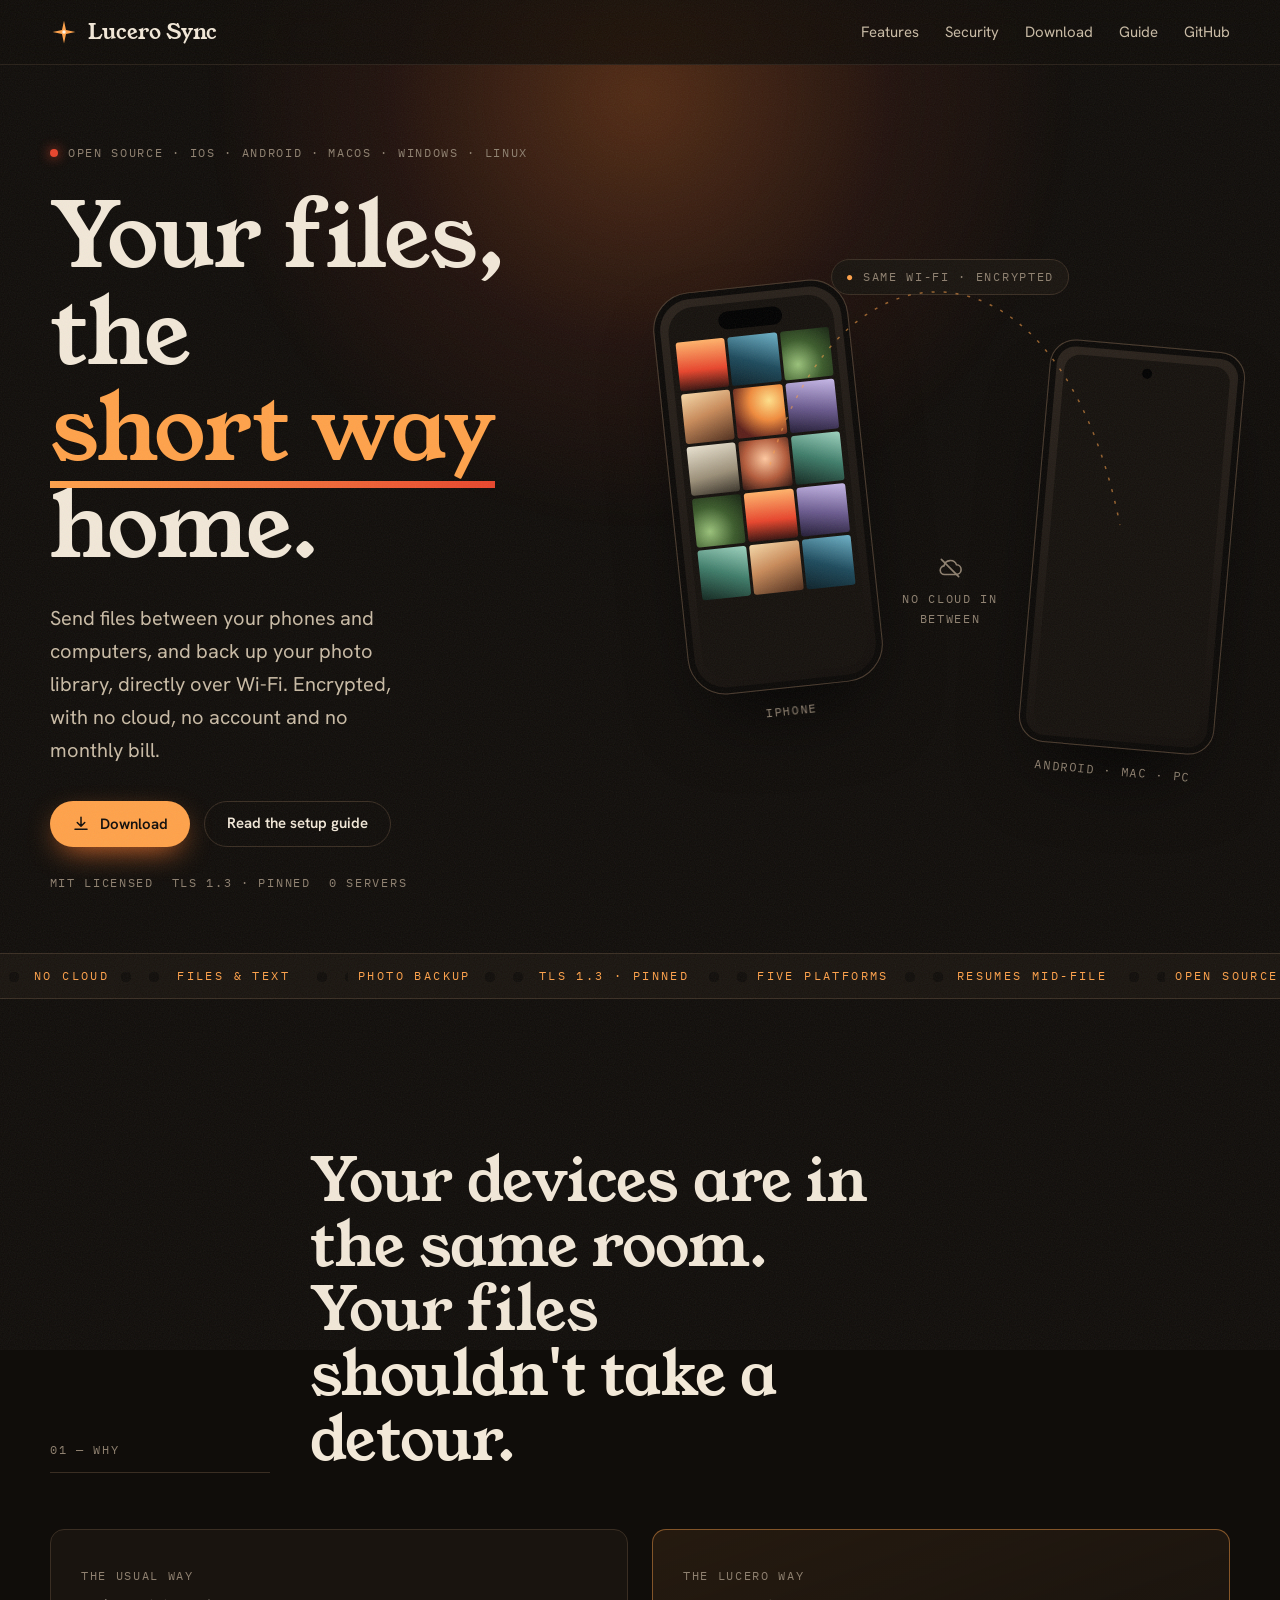
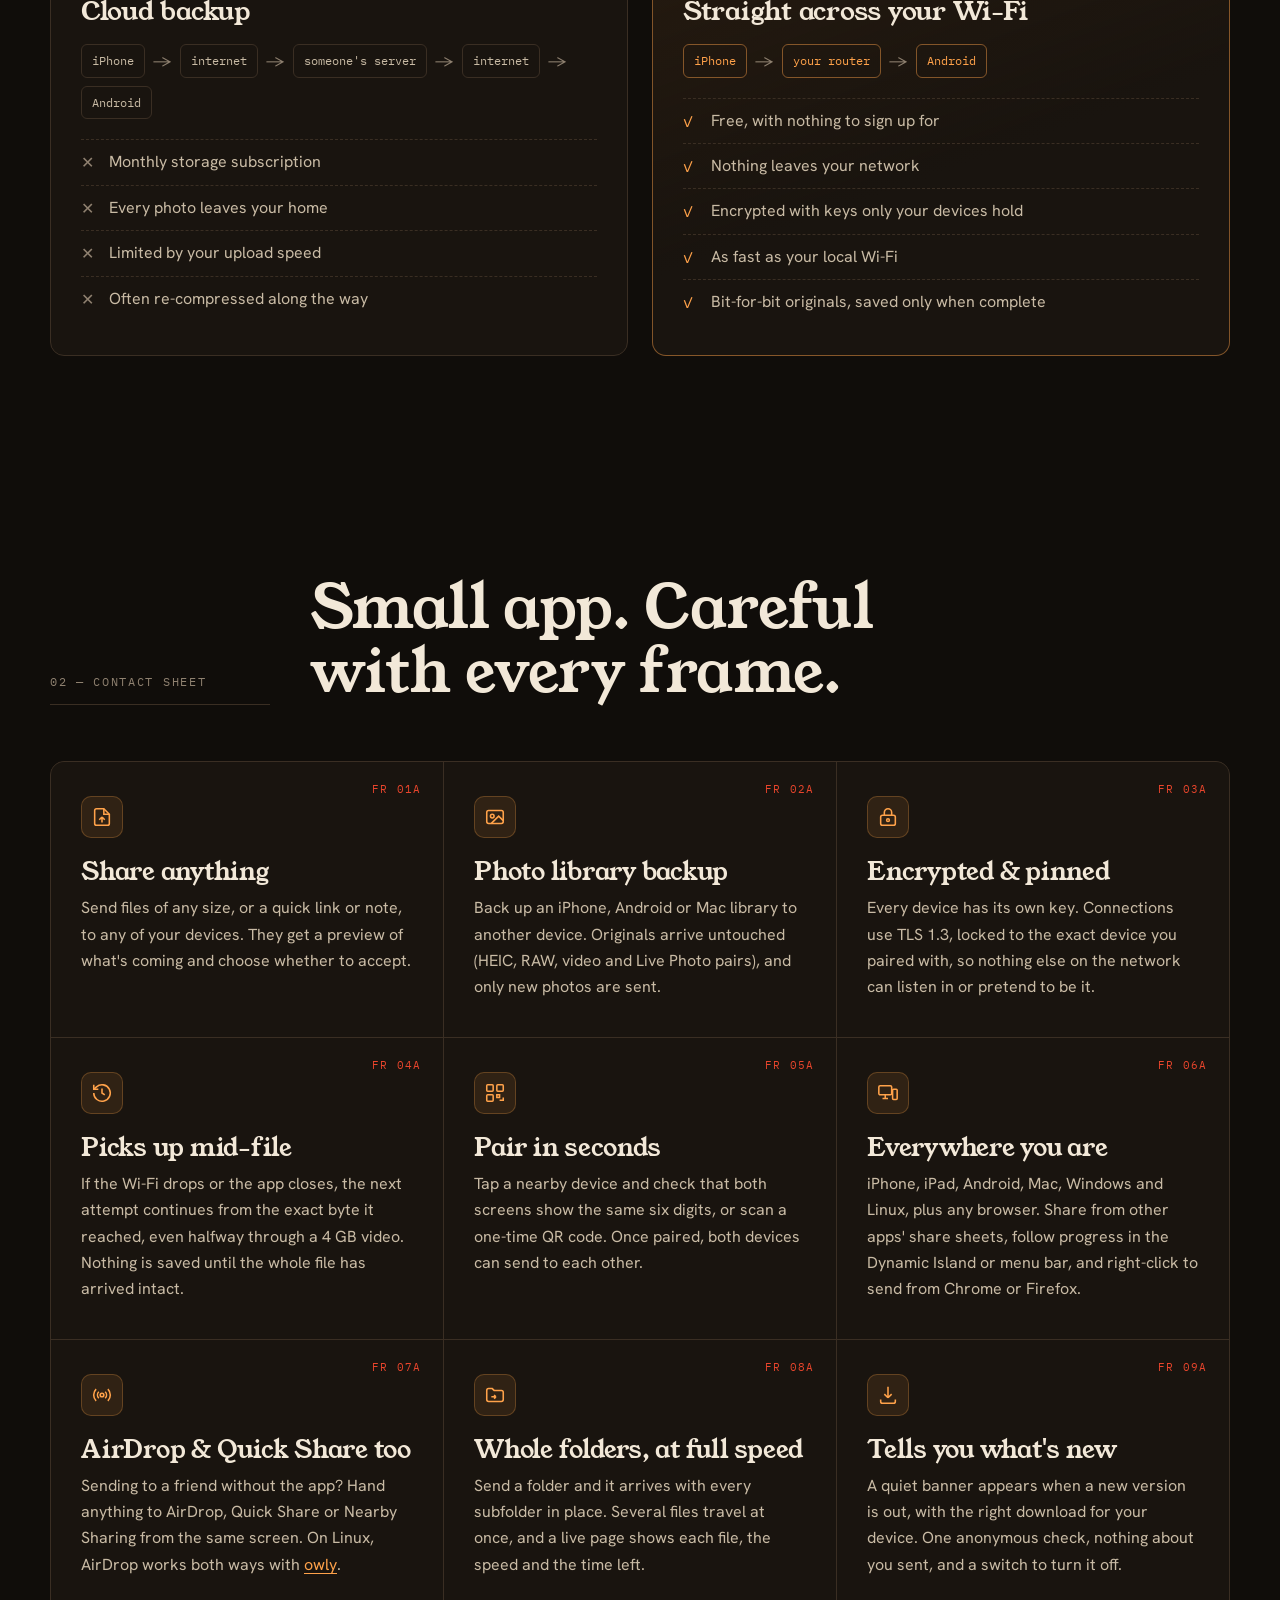
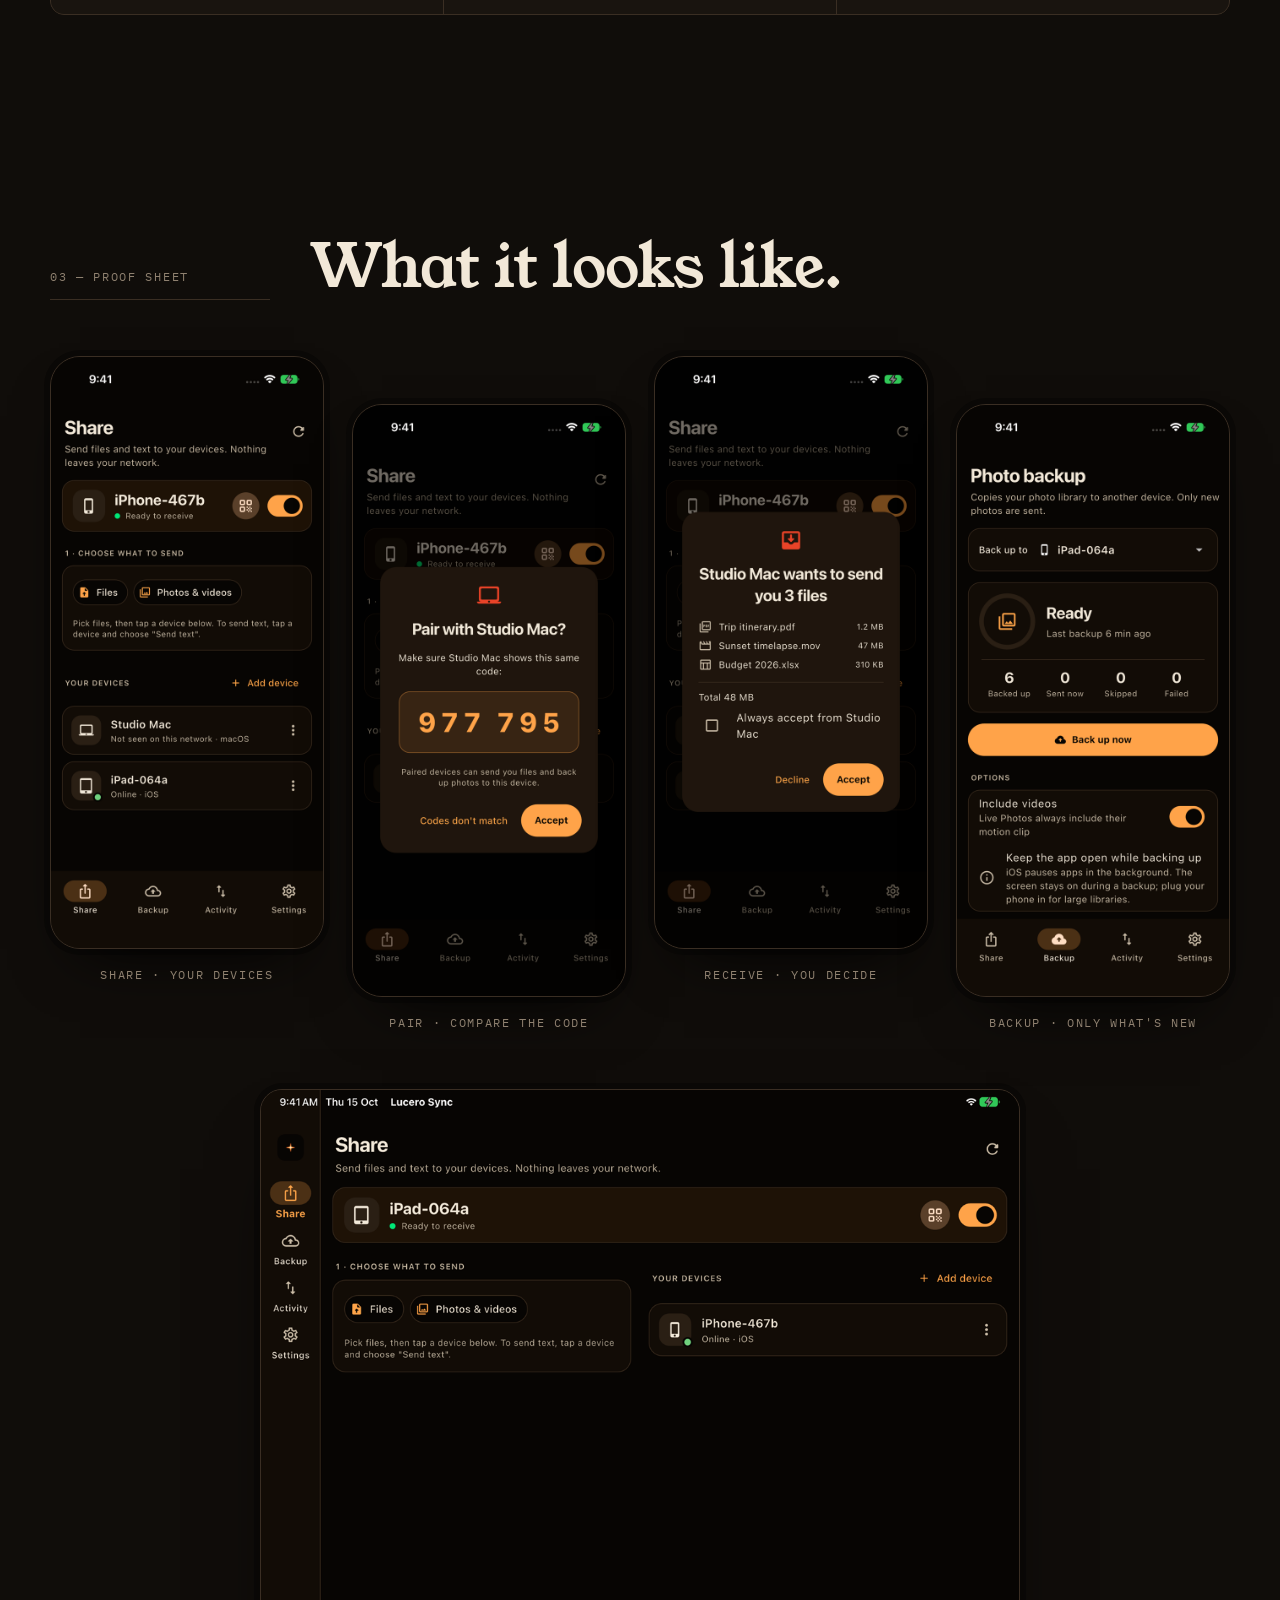
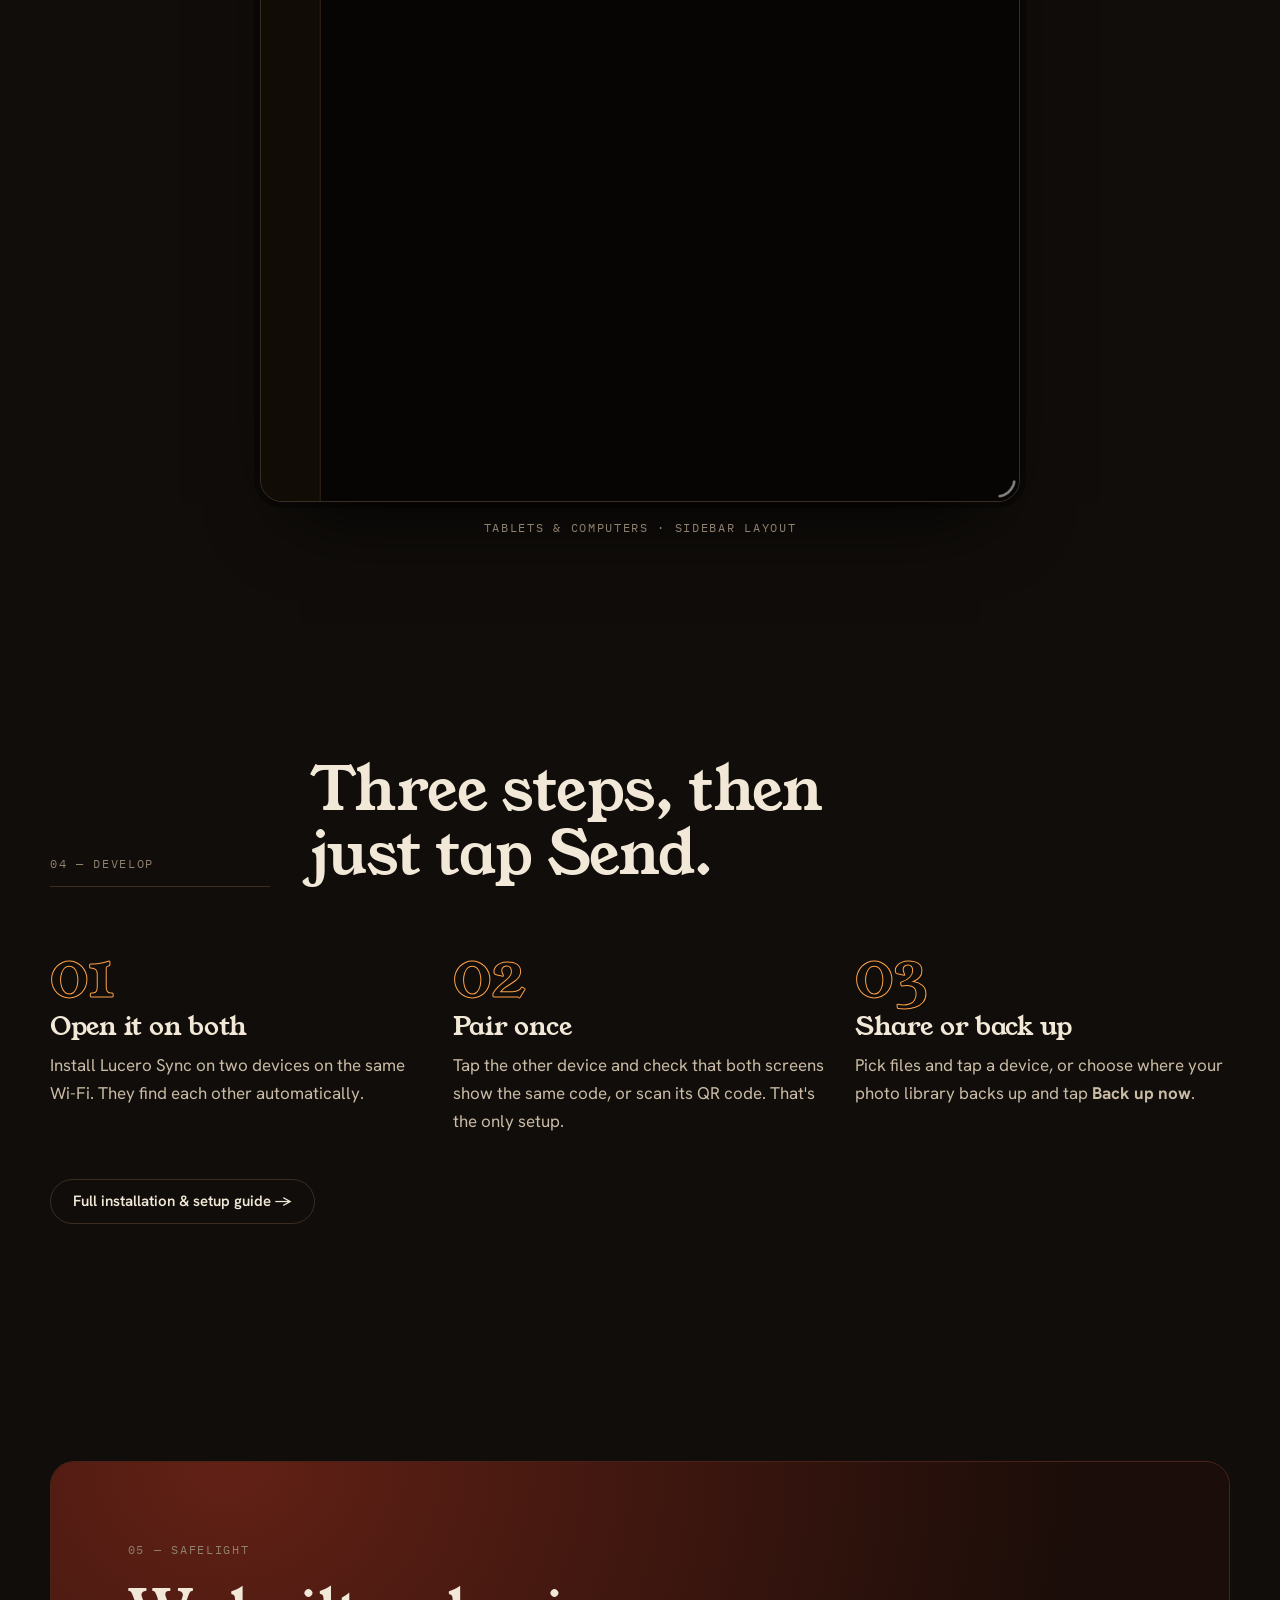
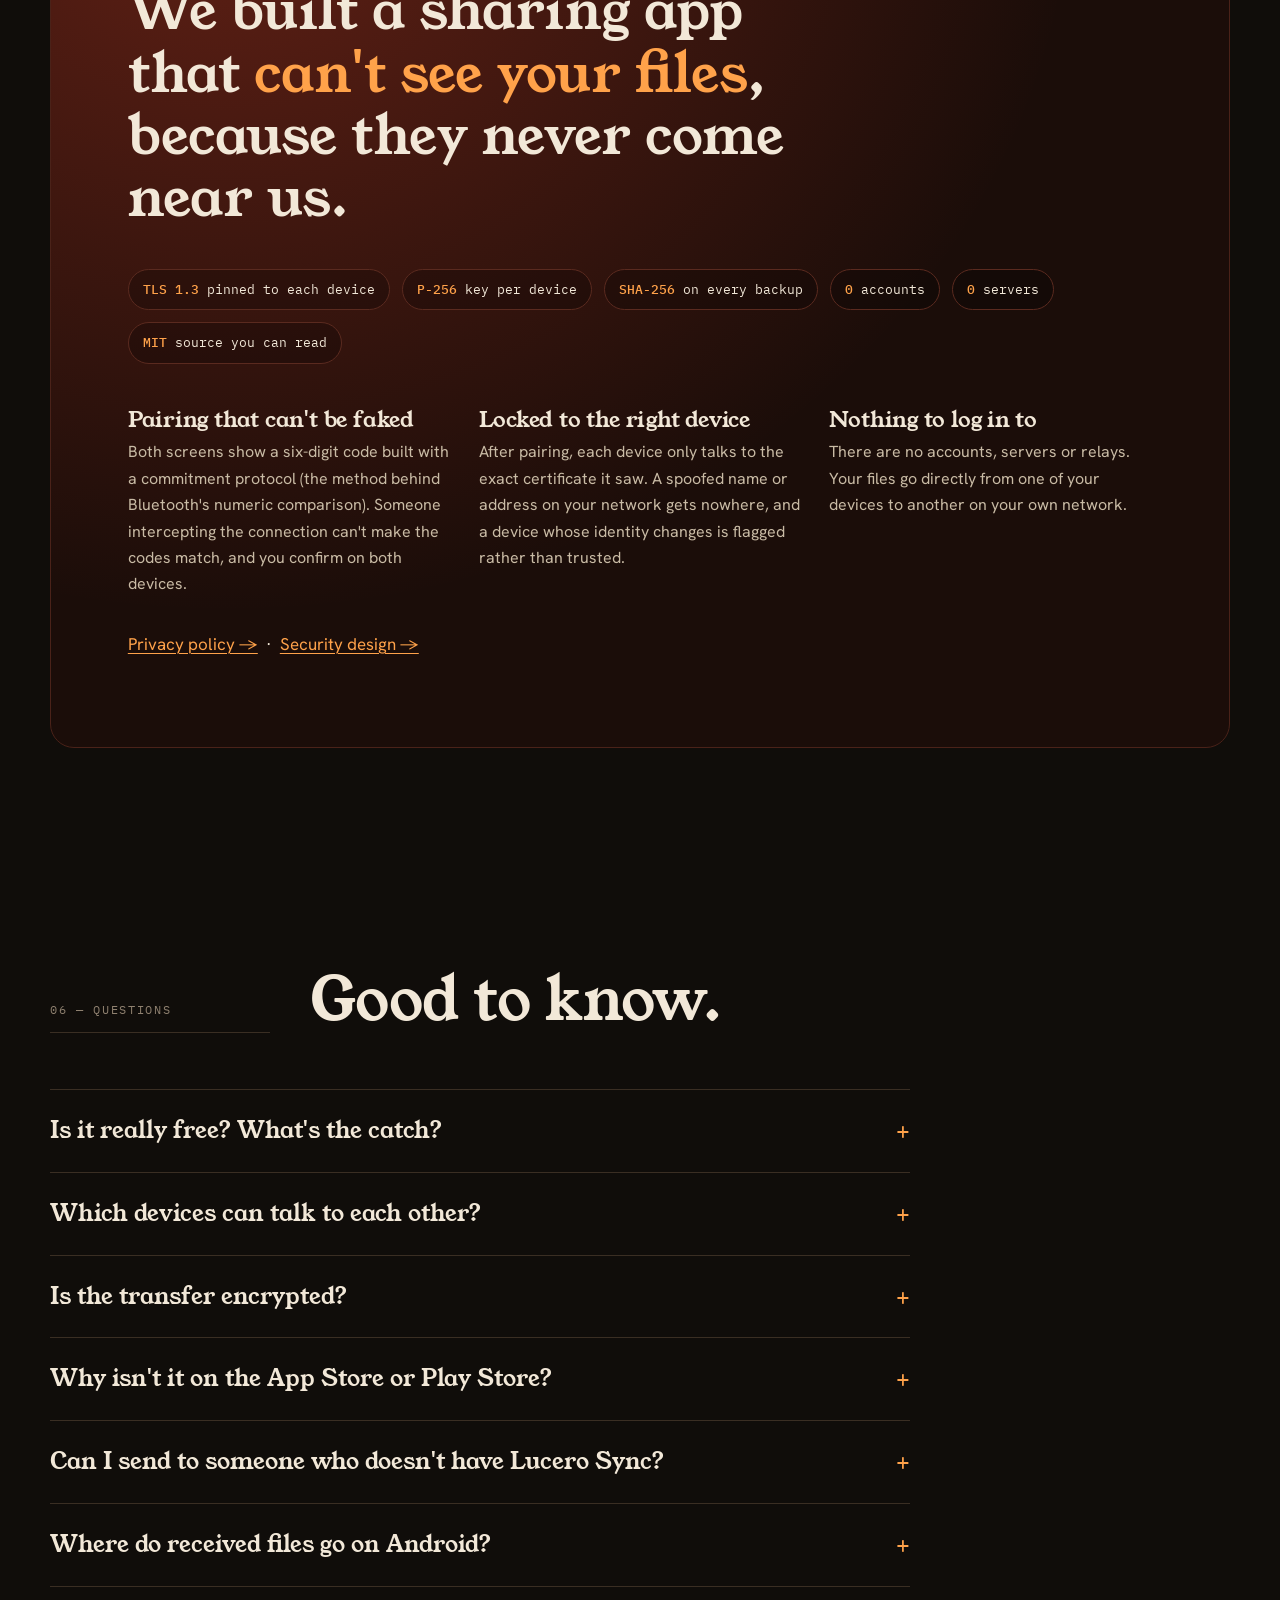
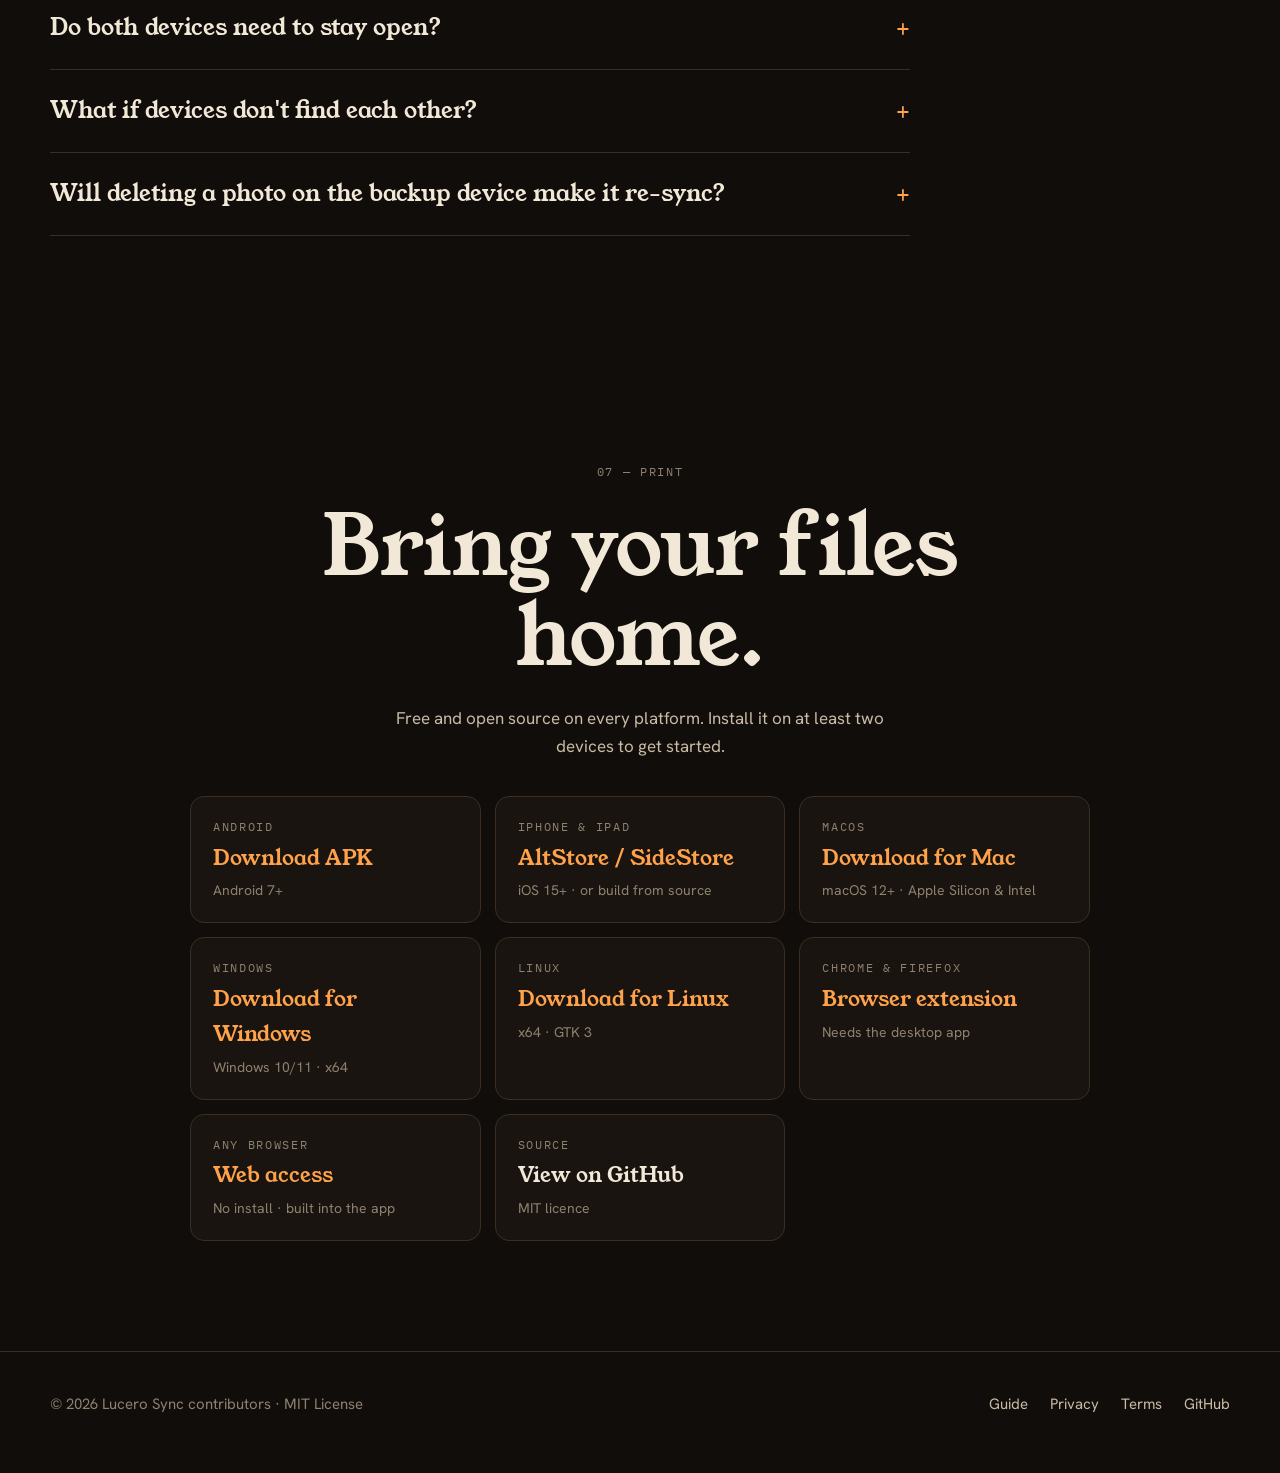
<file: docs/index.html>
<!doctype html>
<html lang="en">
<head>
  <meta charset="utf-8">
  <meta name="viewport" content="width=device-width, initial-scale=1">
  <title>Lucero Sync — private file sharing & photo backup, no cloud</title>
  <meta name="description" content="Open-source app to share files and back up photos between your iPhone, Android, Mac, Windows and Linux devices over Wi-Fi. Encrypted, no cloud, no account.">
  <meta name="theme-color" content="#100d0a">
  <meta property="og:title" content="Lucero Sync — your files, the short way home">
  <meta property="og:description" content="Share files and back up photos between your own devices over Wi-Fi. Encrypted, open source, no cloud, no account.">
  <meta property="og:type" content="website">
  <link rel="icon" href="assets/favicon.svg" type="image/svg+xml">
  <link rel="preconnect" href="https://fonts.googleapis.com">
  <link rel="preconnect" href="https://fonts.gstatic.com" crossorigin>
  <link href="https://fonts.googleapis.com/css2?family=Hanken+Grotesk:wght@400;500;600&family=IBM+Plex+Mono:wght@400;500&family=Young+Serif&display=swap" rel="stylesheet">
  <link rel="stylesheet" href="assets/site.css?v=0.3.2">
</head>
<body>
<a class="skip" href="#main">Skip to content</a>

<header class="nav">
  <div class="wrap">
    <a class="brand" href="./">
      <svg viewBox="0 0 64 64" aria-hidden="true"><path d="M32 6 L36.6 27.4 L58 32 L36.6 36.6 L32 58 L27.4 36.6 L6 32 L27.4 27.4 Z" fill="#ffa24a"/><circle cx="32" cy="32" r="4" fill="#fff4e4"/></svg>
      Lucero Sync
    </a>
    <button class="nav-toggle" aria-expanded="false" aria-controls="nav-links">Menu</button>
    <nav class="nav-links" id="nav-links">
      <a href="#features">Features</a>
      <a href="#security">Security</a>
      <a href="#download">Download</a>
      <a href="guide.html">Guide</a>
      <a href="https://github.com/lucerowb/lucero-sync">GitHub</a>
    </nav>
  </div>
</header>

<main id="main">
  <!-- HERO -->
  <section class="hero">
    <div class="wrap hero-grid">
      <div>
        <div class="eyebrow mono rise"><span class="dot"></span>Open source · iOS · Android · macOS · Windows · Linux</div>
        <h1 class="rise">Your files, the <em>short way</em> home.</h1>
        <p class="lede rise">Send files between your phones and computers, and back up your photo library, directly over Wi-Fi. Encrypted, with no cloud, no account and no monthly bill.</p>
        <div class="ctas rise">
          <a class="btn btn-primary" href="#download">
            <svg viewBox="0 0 24 24" fill="none" stroke="currentColor" stroke-width="2" aria-hidden="true"><path d="M12 3v12m0 0-5-5m5 5 5-5M4 19h16" stroke-linecap="round" stroke-linejoin="round"/></svg>
            Download
          </a>
          <a class="btn btn-ghost" href="guide.html">Read the setup guide</a>
        </div>
        <div class="meta rise">
          <span class="mono">MIT licensed</span>
          <span class="mono">TLS 1.3 · pinned</span>
          <span class="mono">0 servers</span>
        </div>
      </div>

      <div class="stage" aria-hidden="true">
        <div class="wifi-badge mono"><b>●</b> same Wi-Fi · encrypted</div>

        <div class="phone ios">
          <div class="screen">
            <span class="notch"></span>
            <div class="gallery">
              <i class="p1"></i><i class="p2"></i><i class="p3"></i>
              <i class="p4"></i><i class="p5"></i><i class="p6"></i>
              <i class="p7"></i><i class="p8"></i><i class="p9"></i>
              <i class="p3"></i><i class="p1"></i><i class="p6"></i>
              <i class="p9"></i><i class="p4"></i><i class="p2"></i>
            </div>
          </div>
          <span class="label mono">iPhone</span>
        </div>

        <div class="phone android">
          <div class="screen">
            <span class="notch"></span>
            <div class="gallery">
              <i class="p1"></i><i class="p2"></i><i class="p3"></i>
              <i class="p4"></i><i class="p5"></i><i class="p6"></i>
            </div>
          </div>
          <span class="label mono">Android · Mac · PC</span>
        </div>

        <div class="arc">
          <svg viewBox="0 0 560 520" width="560" height="520"><path d="M 100 210 C 170 -30, 390 -30, 450 270"/></svg>
          <span class="frame p1"></span>
          <span class="frame p2"></span>
          <span class="frame p3"></span>
          <span class="frame p4"></span>
          <span class="frame p5"></span>
          <span class="frame p6"></span>
        </div>

        <div class="no-cloud mono">
          <svg viewBox="0 0 24 24" fill="none" stroke="currentColor" stroke-width="1.5"><path d="M7 18a4 4 0 0 1-.5-7.97A6 6 0 0 1 18 9a4.5 4.5 0 0 1-.5 9H7Z"/><path d="M4 4l16 16" stroke-linecap="round"/></svg>
          no cloud in between
        </div>
      </div>
    </div>

    <div class="strip" aria-hidden="true">
      <div class="ticker">
        <span>NO CLOUD</span><span>FILES &amp; TEXT</span><span>PHOTO BACKUP</span><span>TLS 1.3 · PINNED</span><span>FIVE PLATFORMS</span><span>RESUMES MID-FILE</span><span>OPEN SOURCE</span>
        <span>NO CLOUD</span><span>FILES &amp; TEXT</span><span>PHOTO BACKUP</span><span>TLS 1.3 · PINNED</span><span>FIVE PLATFORMS</span><span>RESUMES MID-FILE</span><span>OPEN SOURCE</span>
        <span>NO CLOUD</span><span>FILES &amp; TEXT</span><span>PHOTO BACKUP</span><span>TLS 1.3 · PINNED</span><span>FIVE PLATFORMS</span><span>RESUMES MID-FILE</span><span>OPEN SOURCE</span>
        <span>NO CLOUD</span><span>FILES &amp; TEXT</span><span>PHOTO BACKUP</span><span>TLS 1.3 · PINNED</span><span>FIVE PLATFORMS</span><span>RESUMES MID-FILE</span><span>OPEN SOURCE</span>
      </div>
    </div>
  </section>

  <!-- COMPARE -->
  <section id="why">
    <div class="wrap">
      <div class="section-head reveal">
        <span class="mono">01 — Why</span>
        <h2>Your devices are in the same room. Your files shouldn't take a detour.</h2>
      </div>
      <div class="compare">
        <div class="route bad reveal">
          <span class="mono">The usual way</span>
          <h3>Cloud backup</h3>
          <div class="hops">
            <span class="hop">iPhone</span><span class="arrow">→</span>
            <span class="hop">internet</span><span class="arrow">→</span>
            <span class="hop">someone's server</span><span class="arrow">→</span>
            <span class="hop">internet</span><span class="arrow">→</span>
            <span class="hop">Android</span>
          </div>
          <ul>
            <li>Monthly storage subscription</li>
            <li>Every photo leaves your home</li>
            <li>Limited by your upload speed</li>
            <li>Often re-compressed along the way</li>
          </ul>
        </div>
        <div class="route good reveal">
          <span class="mono">The Lucero way</span>
          <h3>Straight across your Wi-Fi</h3>
          <div class="hops">
            <span class="hop">iPhone</span><span class="arrow">→</span>
            <span class="hop">your router</span><span class="arrow">→</span>
            <span class="hop">Android</span>
          </div>
          <ul>
            <li>Free, with nothing to sign up for</li>
            <li>Nothing leaves your network</li>
            <li>Encrypted with keys only your devices hold</li>
            <li>As fast as your local Wi-Fi</li>
            <li>Bit-for-bit originals, saved only when complete</li>
          </ul>
        </div>
      </div>
    </div>
  </section>

  <!-- FEATURES -->
  <section id="features">
    <div class="wrap">
      <div class="section-head reveal">
        <span class="mono">02 — Contact sheet</span>
        <h2>Small app. Careful with every frame.</h2>
      </div>
      <div class="sheet reveal">
        <article class="cell">
          <span class="num">FR 01A</span>
          <div class="ico"><svg viewBox="0 0 24 24" fill="none" stroke="currentColor" stroke-width="1.7"><path d="M14 3H6a2 2 0 0 0-2 2v14a2 2 0 0 0 2 2h12a2 2 0 0 0 2-2V9z"/><path d="M14 3v6h6M12 18v-6m0 0-3 3m3-3 3 3"/></svg></div>
          <h3>Share anything</h3>
          <p>Send files of any size, or a quick link or note, to any of your devices. They get a preview of what's coming and choose whether to accept.</p>
        </article>
        <article class="cell">
          <span class="num">FR 02A</span>
          <div class="ico"><svg viewBox="0 0 24 24" fill="none" stroke="currentColor" stroke-width="1.7"><rect x="3" y="5" width="18" height="14" rx="2"/><circle cx="9" cy="11" r="2"/><path d="m21 16-5-5-8 8"/></svg></div>
          <h3>Photo library backup</h3>
          <p>Back up an iPhone, Android or Mac library to another device. Originals arrive untouched (HEIC, RAW, video and Live Photo pairs), and only new photos are sent.</p>
        </article>
        <article class="cell">
          <span class="num">FR 03A</span>
          <div class="ico"><svg viewBox="0 0 24 24" fill="none" stroke="currentColor" stroke-width="1.7"><rect x="4" y="10" width="16" height="11" rx="2"/><path d="M8 10V7a4 4 0 0 1 8 0v3"/><circle cx="12" cy="15.5" r="1.5"/></svg></div>
          <h3>Encrypted &amp; pinned</h3>
          <p>Every device has its own key. Connections use TLS 1.3, locked to the exact device you paired with, so nothing else on the network can listen in or pretend to be it.</p>
        </article>
        <article class="cell">
          <span class="num">FR 04A</span>
          <div class="ico"><svg viewBox="0 0 24 24" fill="none" stroke="currentColor" stroke-width="1.7"><path d="M3 12a9 9 0 1 0 3-6.7L3 8"/><path d="M3 3v5h5"/><path d="M12 7v5l3 2"/></svg></div>
          <h3>Picks up mid-file</h3>
          <p>If the Wi-Fi drops or the app closes, the next attempt continues from the exact byte it reached, even halfway through a 4 GB video. Nothing is saved until the whole file has arrived intact.</p>
        </article>
        <article class="cell">
          <span class="num">FR 05A</span>
          <div class="ico"><svg viewBox="0 0 24 24" fill="none" stroke="currentColor" stroke-width="1.7"><rect x="3" y="3" width="7" height="7" rx="1"/><rect x="14" y="3" width="7" height="7" rx="1"/><rect x="3" y="14" width="7" height="7" rx="1"/><path d="M14 14h3v3h-3zM20 14v.01M14 20h.01M17 20h4v-3"/></svg></div>
          <h3>Pair in seconds</h3>
          <p>Tap a nearby device and check that both screens show the same six digits, or scan a one-time QR code. Once paired, both devices can send to each other.</p>
        </article>
        <article class="cell">
          <span class="num">FR 06A</span>
          <div class="ico"><svg viewBox="0 0 24 24" fill="none" stroke="currentColor" stroke-width="1.7"><rect x="2" y="4" width="14" height="10" rx="1.5"/><path d="M6 18h6M9 14v4"/><rect x="17" y="8" width="5" height="11" rx="1"/></svg></div>
          <h3>Everywhere you are</h3>
          <p>iPhone, iPad, Android, Mac, Windows and Linux, plus any browser. Share from other apps' share sheets, follow progress in the Dynamic Island or menu bar, and right-click to send from Chrome or Firefox.</p>
        </article>
        <article class="cell">
          <span class="num">FR 07A</span>
          <div class="ico"><svg viewBox="0 0 24 24" fill="none" stroke="currentColor" stroke-width="1.7"><circle cx="12" cy="12" r="2"/><path d="M8.5 15.5a5 5 0 0 1 0-7m7 0a5 5 0 0 1 0 7M5.6 18.4a9 9 0 0 1 0-12.8m12.8 0a9 9 0 0 1 0 12.8"/></svg></div>
          <h3>AirDrop &amp; Quick Share too</h3>
          <p>Sending to a friend without the app? Hand anything to AirDrop, Quick Share or Nearby Sharing from the same screen. On Linux, AirDrop works both ways with <a href="https://github.com/t4t5/owly">owly</a>.</p>
        </article>
        <article class="cell">
          <span class="num">FR 08A</span>
          <div class="ico"><svg viewBox="0 0 24 24" fill="none" stroke="currentColor" stroke-width="1.7"><path d="M3 7a2 2 0 0 1 2-2h4l2 2h8a2 2 0 0 1 2 2v8a2 2 0 0 1-2 2H5a2 2 0 0 1-2-2z"/><path d="M8 14h5m0 0-2-2m2 2-2 2"/></svg></div>
          <h3>Whole folders, at full speed</h3>
          <p>Send a folder and it arrives with every subfolder in place. Several files travel at once, and a live page shows each file, the speed and the time left.</p>
        </article>
        <article class="cell">
          <span class="num">FR 09A</span>
          <div class="ico"><svg viewBox="0 0 24 24" fill="none" stroke="currentColor" stroke-width="1.7"><path d="M12 3v12m0 0-4-4m4 4 4-4"/><path d="M4 17v2a2 2 0 0 0 2 2h12a2 2 0 0 0 2-2v-2"/></svg></div>
          <h3>Tells you what's new</h3>
          <p>A quiet banner appears when a new version is out, with the right download for your device. One anonymous check, nothing about you sent, and a switch to turn it off.</p>
        </article>
      </div>
    </div>
  </section>

  <!-- SCREENS -->
  <section id="screens">
    <div class="wrap">
      <div class="section-head reveal">
        <span class="mono">03 — Proof sheet</span>
        <h2>What it looks like.</h2>
      </div>
      <div class="screens reveal">
        <figure>
          <img src="assets/screens/share.png" width="644" height="1400" loading="lazy" alt="Share screen listing paired devices and what to send">
          <figcaption class="mono">Share · your devices</figcaption>
        </figure>
        <figure>
          <img src="assets/screens/pair.png" width="644" height="1400" loading="lazy" alt="Pairing request showing a six-digit code to compare">
          <figcaption class="mono">Pair · compare the code</figcaption>
        </figure>
        <figure>
          <img src="assets/screens/offer.png" width="644" height="1400" loading="lazy" alt="Incoming files prompt with Accept and Decline">
          <figcaption class="mono">Receive · you decide</figcaption>
        </figure>
        <figure>
          <img src="assets/screens/backup.png" width="644" height="1400" loading="lazy" alt="Photo backup showing the library is up to date">
          <figcaption class="mono">Backup · only what's new</figcaption>
        </figure>
      </div>
      <figure class="wide-shot reveal">
        <img src="assets/screens/tablet.png" width="1050" height="1400" loading="lazy" alt="Tablet and desktop layout with a sidebar, the composer and the device list side by side">
        <figcaption class="mono">Tablets &amp; computers · sidebar layout</figcaption>
      </figure>
    </div>
  </section>

  <!-- HOW -->
  <section id="how">
    <div class="wrap">
      <div class="section-head reveal">
        <span class="mono">04 — Develop</span>
        <h2>Three steps, then just tap Send.</h2>
      </div>
      <div class="steps">
        <div class="step reveal">
          <h3>Open it on both</h3>
          <p>Install Lucero Sync on two devices on the same Wi-Fi. They find each other automatically.</p>
        </div>
        <div class="step reveal">
          <h3>Pair once</h3>
          <p>Tap the other device and check that both screens show the same code, or scan its QR code. That's the only setup.</p>
        </div>
        <div class="step reveal">
          <h3>Share or back up</h3>
          <p>Pick files and tap a device, or choose where your photo library backs up and tap <strong>Back up now</strong>.</p>
        </div>
      </div>
      <p class="reveal" style="margin-top:44px"><a class="btn btn-ghost" href="guide.html">Full installation &amp; setup guide →</a></p>
    </div>
  </section>

  <!-- SECURITY / PRIVACY -->
  <section id="security">
    <div class="wrap">
      <div class="manifesto reveal">
        <span class="mono">05 — Safelight</span>
        <blockquote style="margin-top:18px">We built a sharing app that <span>can't see your files</span>, because they never come near us.</blockquote>
        <div class="facts">
          <span class="fact"><b>TLS 1.3</b> pinned to each device</span>
          <span class="fact"><b>P-256</b> key per device</span>
          <span class="fact"><b>SHA-256</b> on every backup</span>
          <span class="fact"><b>0</b> accounts</span>
          <span class="fact"><b>0</b> servers</span>
          <span class="fact"><b>MIT</b> source you can read</span>
        </div>
        <div class="sec-grid">
          <div>
            <h3>Pairing that can't be faked</h3>
            <p>Both screens show a six-digit code built with a commitment protocol (the method behind Bluetooth's numeric comparison). Someone intercepting the connection can't make the codes match, and you confirm on both devices.</p>
          </div>
          <div>
            <h3>Locked to the right device</h3>
            <p>After pairing, each device only talks to the exact certificate it saw. A spoofed name or address on your network gets nowhere, and a device whose identity changes is flagged rather than trusted.</p>
          </div>
          <div>
            <h3>Nothing to log in to</h3>
            <p>There are no accounts, servers or relays. Your files go directly from one of your devices to another on your own network.</p>
          </div>
        </div>
        <p style="margin-top:32px"><a href="privacy.html">Privacy policy →</a> &nbsp;·&nbsp; <a href="https://github.com/lucerowb/lucero-sync/blob/main/ARCHITECTURE.md#security-model">Security design →</a></p>
      </div>
    </div>
  </section>

  <!-- FAQ -->
  <section id="faq">
    <div class="wrap">
      <div class="section-head reveal">
        <span class="mono">06 — Questions</span>
        <h2>Good to know.</h2>
      </div>
      <div class="faq reveal">
        <details>
          <summary>Is it really free? What's the catch?</summary>
          <p>There's no catch. It's an MIT-licensed open-source project with no servers to pay for, so there's nothing to charge for. If you'd like to give something back, star the repo or contribute.</p>
        </details>
        <details>
          <summary>Which devices can talk to each other?</summary>
          <p>Any combination of iPhone, iPad, Android, Mac, Windows and Linux. Every device can send and receive files and text. Photo library backup can run <em>from</em> an iPhone, Android or Mac <em>to</em> any of them, so a Windows PC or Linux box makes a great backup destination.</p>
        </details>
        <details>
          <summary>Is the transfer encrypted?</summary>
          <p>Yes. Since v0.2, every connection uses TLS 1.3 pinned to the certificate of the device you paired with, which also guarantees no byte is changed on the way. Files are saved only once complete, and photo backups are additionally verified with SHA-256. The <a href="https://github.com/lucerowb/lucero-sync/blob/main/SECURITY.md">security policy</a> lists exactly what it protects against.</p>
        </details>
        <details>
          <summary>Why isn't it on the App Store or Play Store?</summary>
          <p>App Store distribution needs a paid developer account, and Play Store policy restricts the "all files access" permission that lets backups land in your gallery. Android installs from an APK. iPhones use AltStore, SideStore or a free Apple ID build. Computers download a zip. The <a href="guide.html">guide</a> walks through each.</p>
        </details>
        <details>
          <summary>Can I send to someone who doesn't have Lucero Sync?</summary>
          <p>Yes. Pick what to send, then tap <strong>AirDrop &amp; more</strong> under your devices (<strong>Quick Share &amp; more</strong> on Android). It opens your device's own sharing, straight to AirDrop on a Mac. Linux gets AirDrop through <a href="https://github.com/t4t5/owly">owly</a> or <a href="https://github.com/benitbuhner/airdrop-for-everything">a4e</a>, including receiving from iPhones for 10 minutes at a time.</p>
        </details>
        <details>
          <summary>Where do received files go on Android?</summary>
          <p>In <code>Download/LuceroSync</code>, where every file manager can find them, with no special permission needed. Turn on <strong>All files access</strong> only if you'd like photo backups in your gallery (<code>Pictures/LuceroSync</code>).</p>
        </details>
        <details>
          <summary>Do both devices need to stay open?</summary>
          <p>Yes, for now. iOS doesn't let apps run long uploads in the background, so keep Lucero Sync open and the phone plugged in for big backups; the app keeps the screen awake. Computers can simply leave it running.</p>
        </details>
        <details>
          <summary>What if devices don't find each other?</summary>
          <p>Some networks block discovery (guest Wi-Fi, "client isolation", VPNs, Windows "Public" networks). You can always pair with a QR code or by entering the other device's IP address. <strong>Settings › Connection help</strong> shows both addresses and fixes for each platform.</p>
        </details>
        <details>
          <summary>Will deleting a photo on the backup device make it re-sync?</summary>
          <p>Yes, by design. If a backed-up file is missing from the destination folder, the next backup restores it. Photos you delete on your phone stay in the backup.</p>
        </details>
      </div>
    </div>
  </section>

  <!-- DOWNLOAD -->
  <section class="download" id="download">
    <div class="wrap reveal">
      <span class="mono">07 — Print</span>
      <h2 style="margin-top:18px">Bring your files home.</h2>
      <p>Free and open source on every platform. Install it on at least two devices to get started.</p>
      <div class="platforms">
        <a class="platform" href="https://github.com/lucerowb/lucero-sync/releases/latest/download/lucero-sync.apk">
          <span class="mono">Android</span><strong>Download APK</strong><small>Android 7+</small>
        </a>
        <a class="platform" href="guide.html#iphone">
          <span class="mono">iPhone &amp; iPad</span><strong>AltStore / SideStore</strong><small>iOS 15+ · or build from source</small>
        </a>
        <a class="platform" href="https://github.com/lucerowb/lucero-sync/releases/latest/download/lucero-sync-macos.zip">
          <span class="mono">macOS</span><strong>Download for Mac</strong><small>macOS 12+ · Apple Silicon &amp; Intel</small>
        </a>
        <a class="platform" href="https://github.com/lucerowb/lucero-sync/releases/latest/download/lucero-sync-windows-x64.zip">
          <span class="mono">Windows</span><strong>Download for Windows</strong><small>Windows 10/11 · x64</small>
        </a>
        <a class="platform" href="https://github.com/lucerowb/lucero-sync/releases/latest/download/lucero-sync-linux-x64.tar.gz">
          <span class="mono">Linux</span><strong>Download for Linux</strong><small>x64 · GTK 3</small>
        </a>
        <a class="platform" href="guide.html#extension">
          <span class="mono">Chrome &amp; Firefox</span><strong>Browser extension</strong><small>Needs the desktop app</small>
        </a>
        <a class="platform" href="guide.html#web">
          <span class="mono">Any browser</span><strong>Web access</strong><small>No install · built into the app</small>
        </a>
        <a class="platform ghost" href="https://github.com/lucerowb/lucero-sync">
          <span class="mono">Source</span><strong>View on GitHub</strong><small>MIT licence</small>
        </a>
      </div>
    </div>
  </section>
</main>

<footer>
  <div class="wrap">
    <span>© <span id="year">2026</span> Lucero Sync contributors · MIT License</span>
    <nav>
      <a href="guide.html">Guide</a>
      <a href="privacy.html">Privacy</a>
      <a href="terms.html">Terms</a>
      <a href="https://github.com/lucerowb/lucero-sync">GitHub</a>
    </nav>
  </div>
</footer>

<script src="assets/site.js?v=0.3.2"></script>
</body>
</html>
</file>
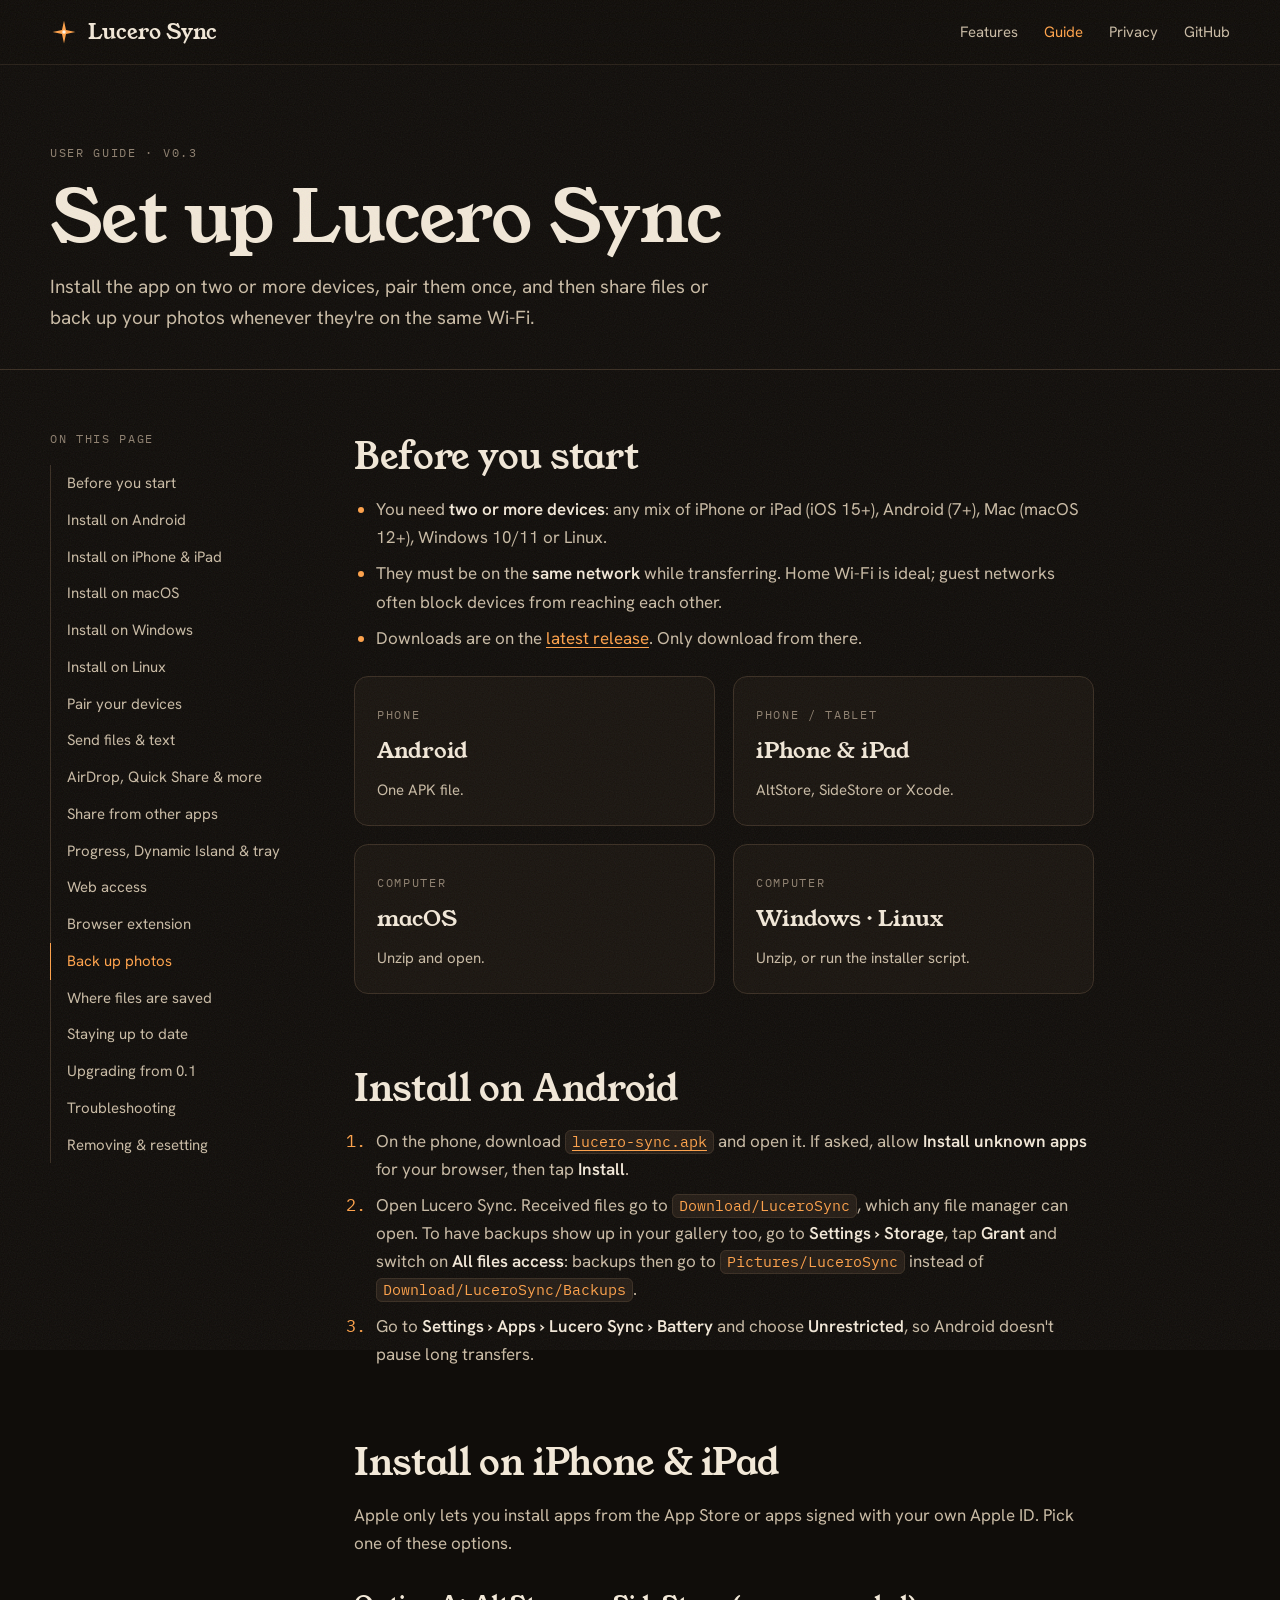
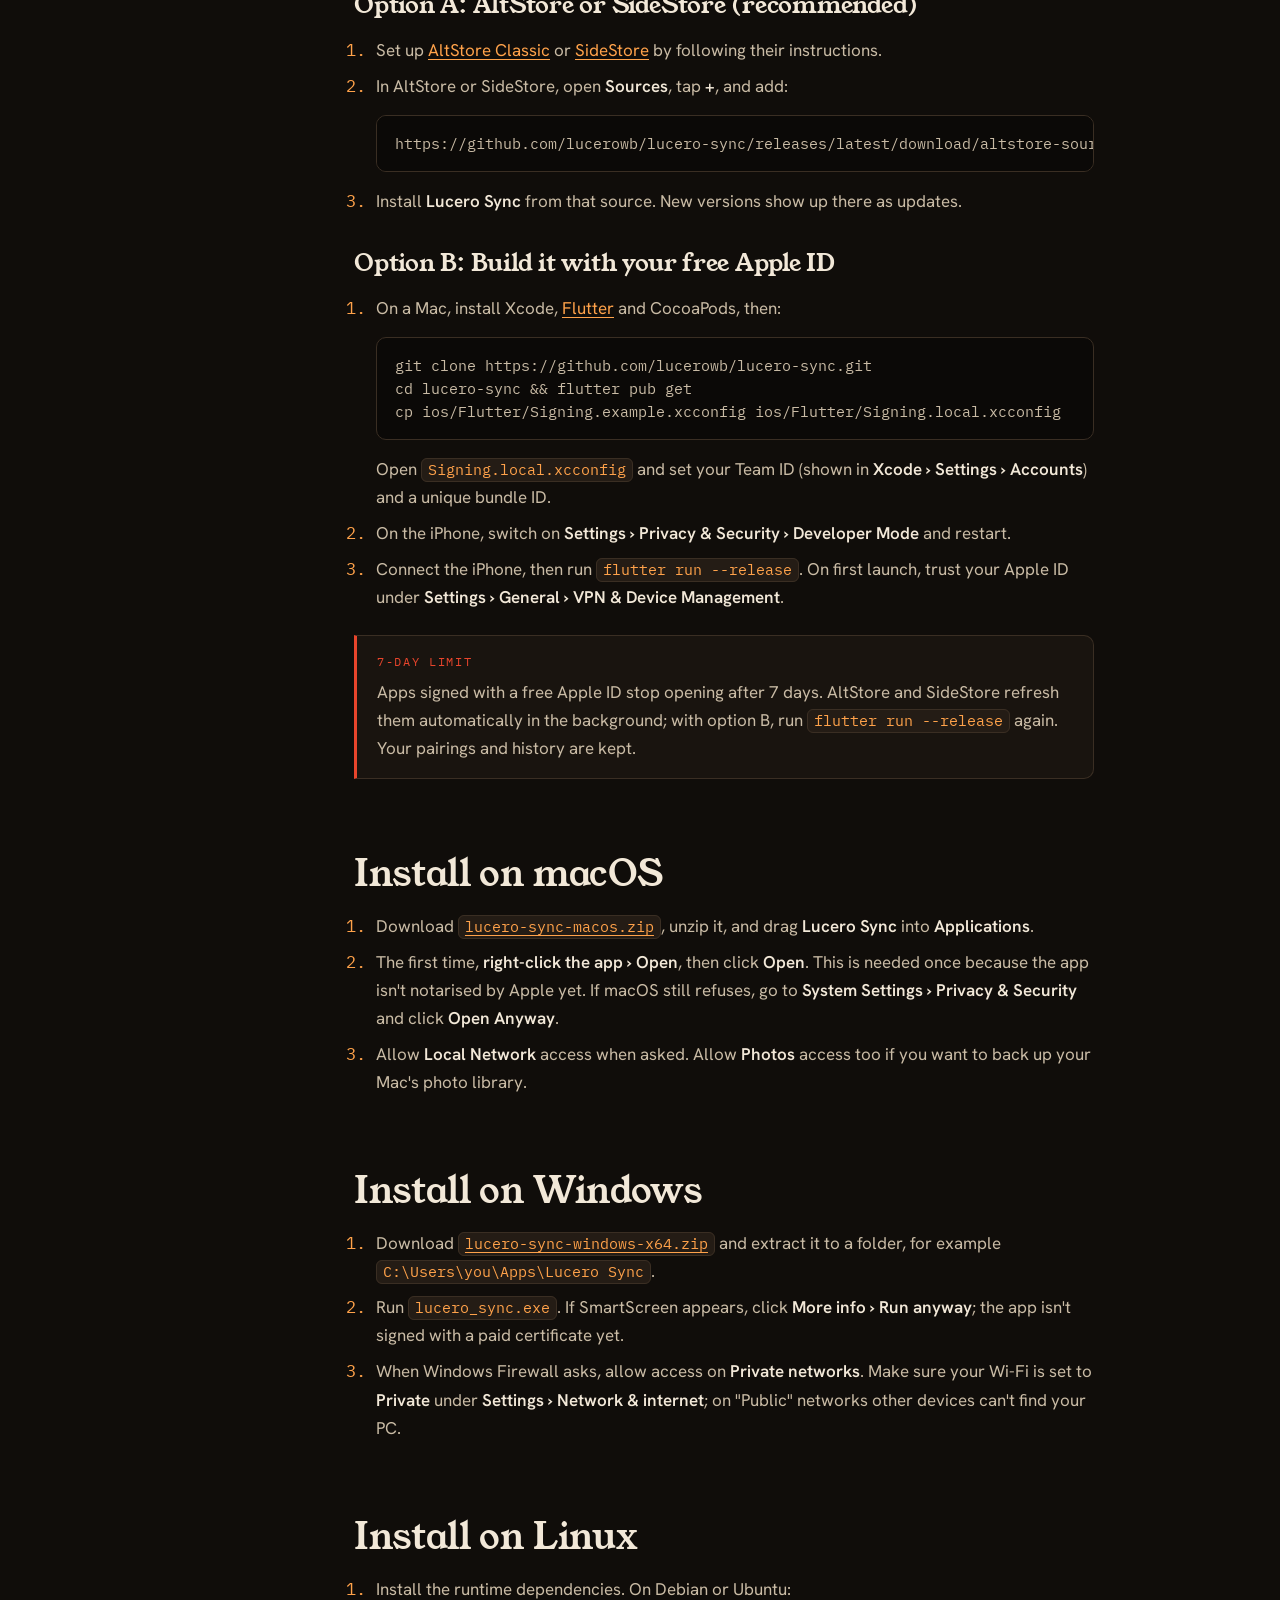
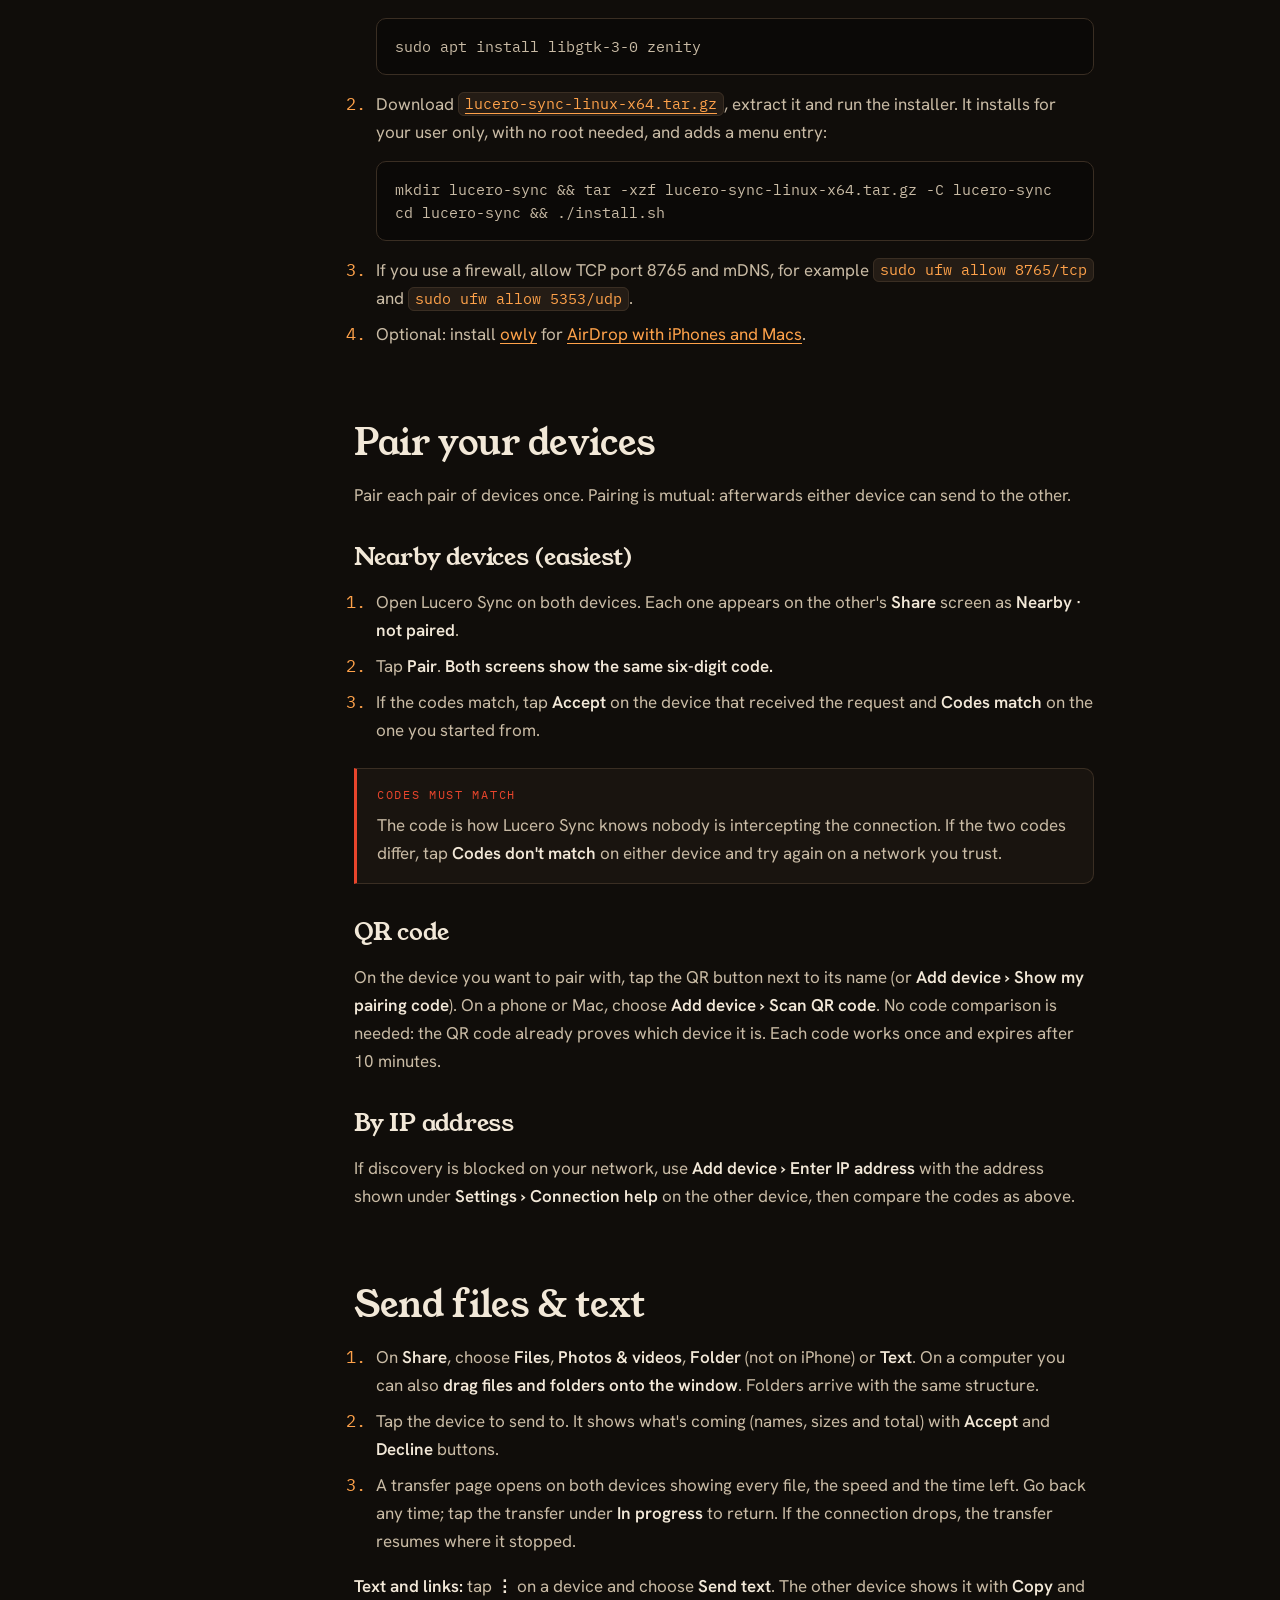
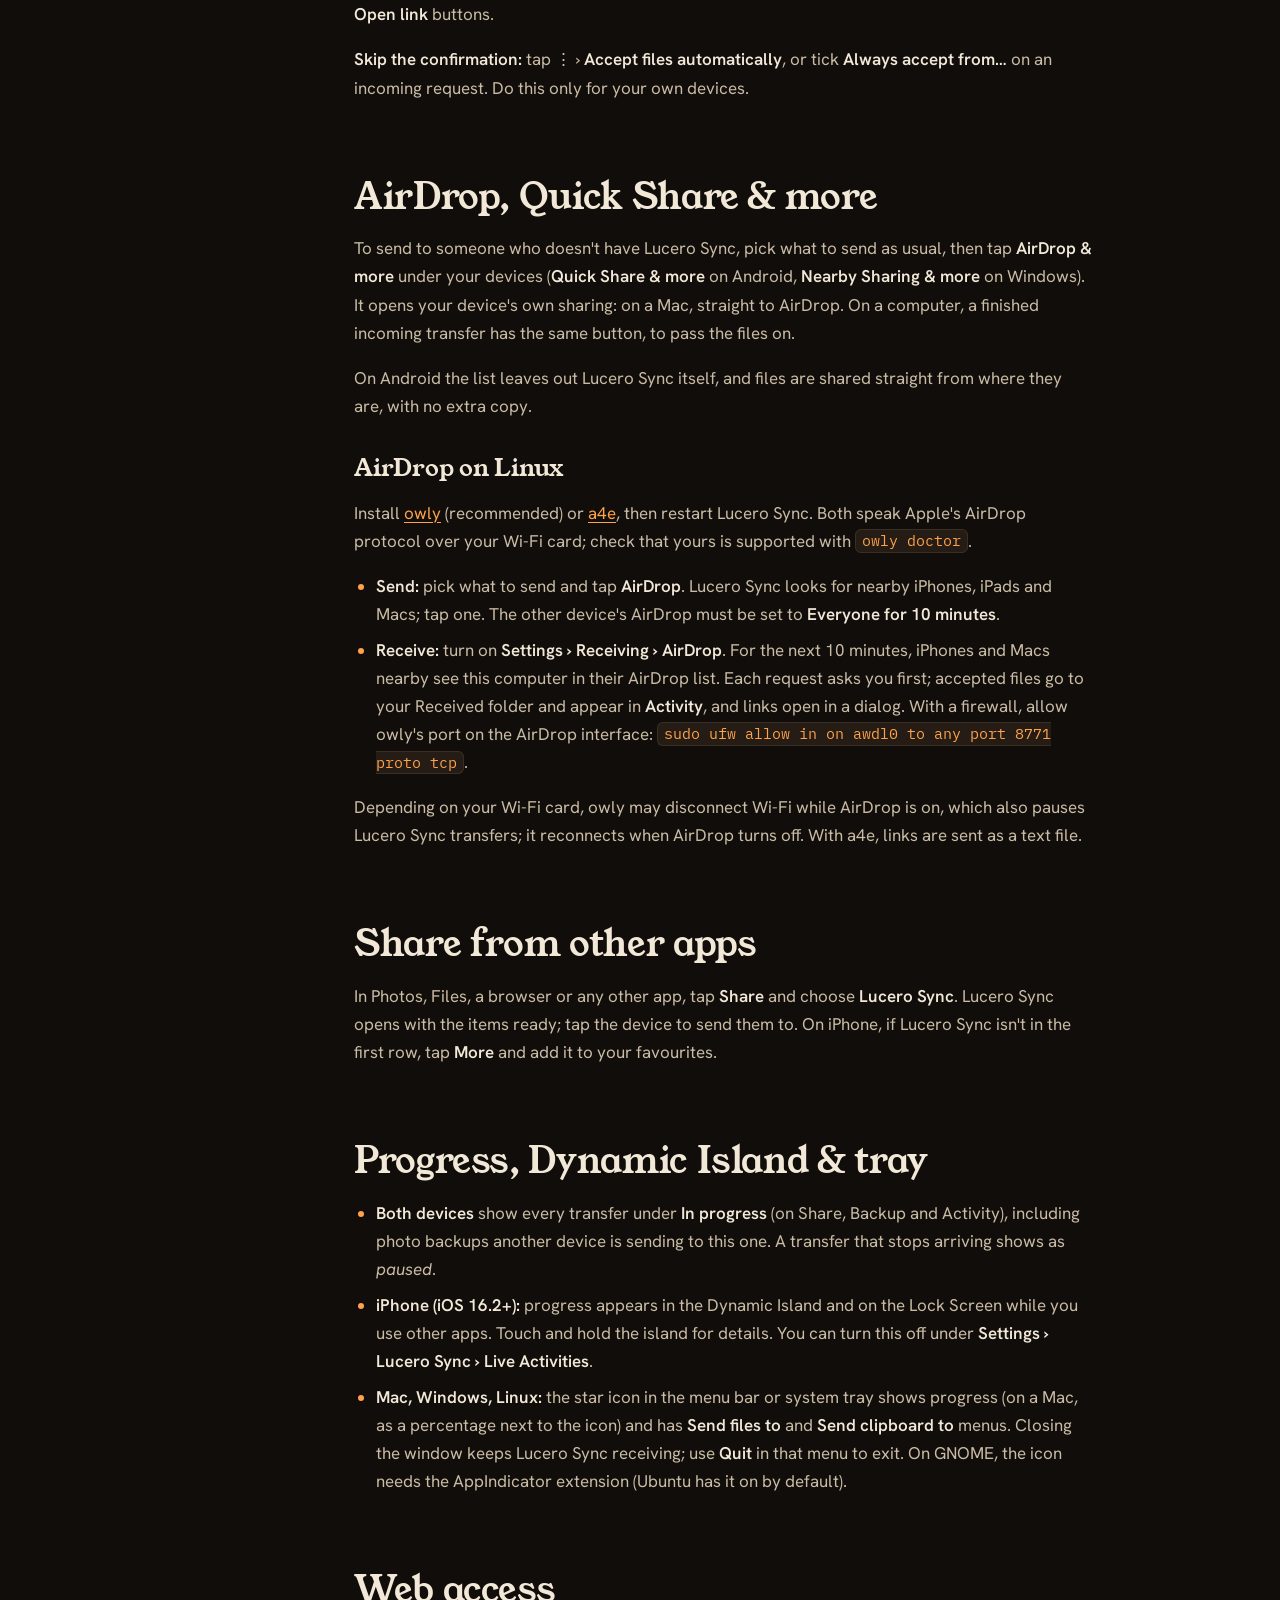
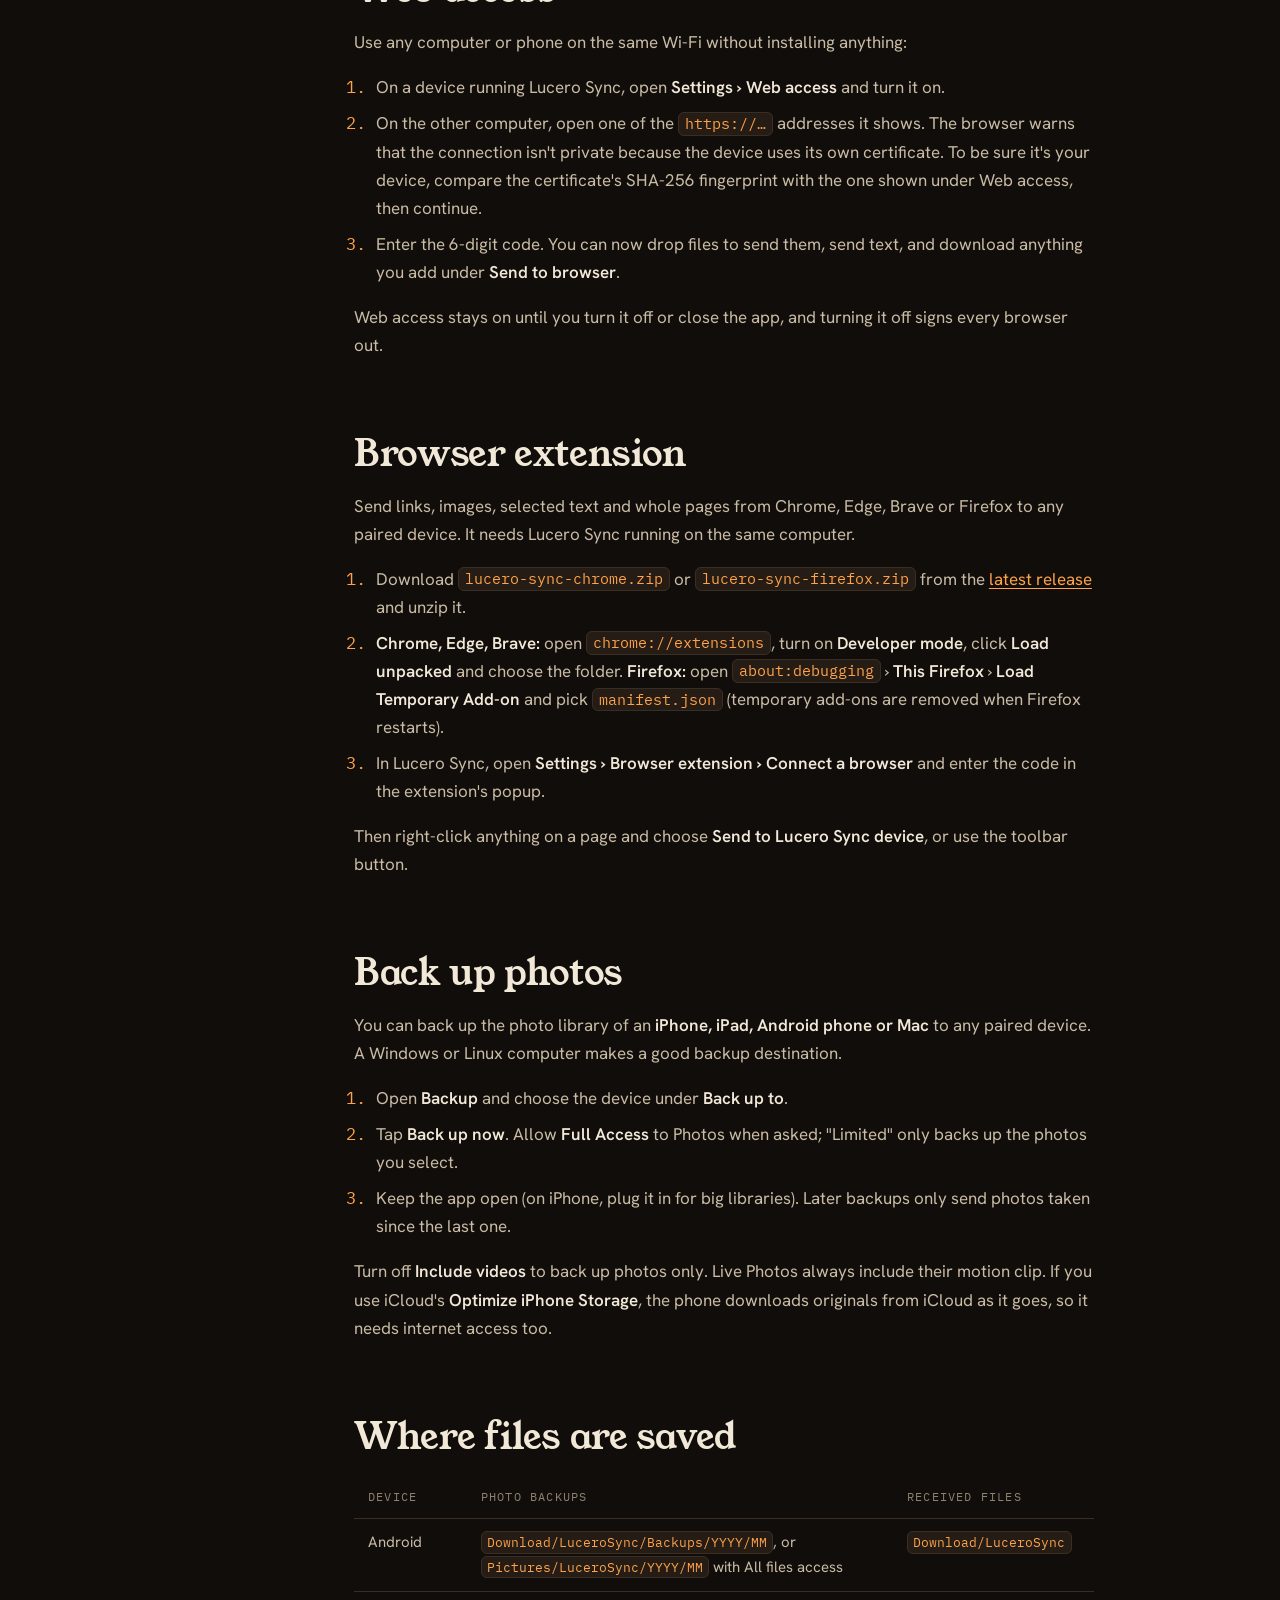
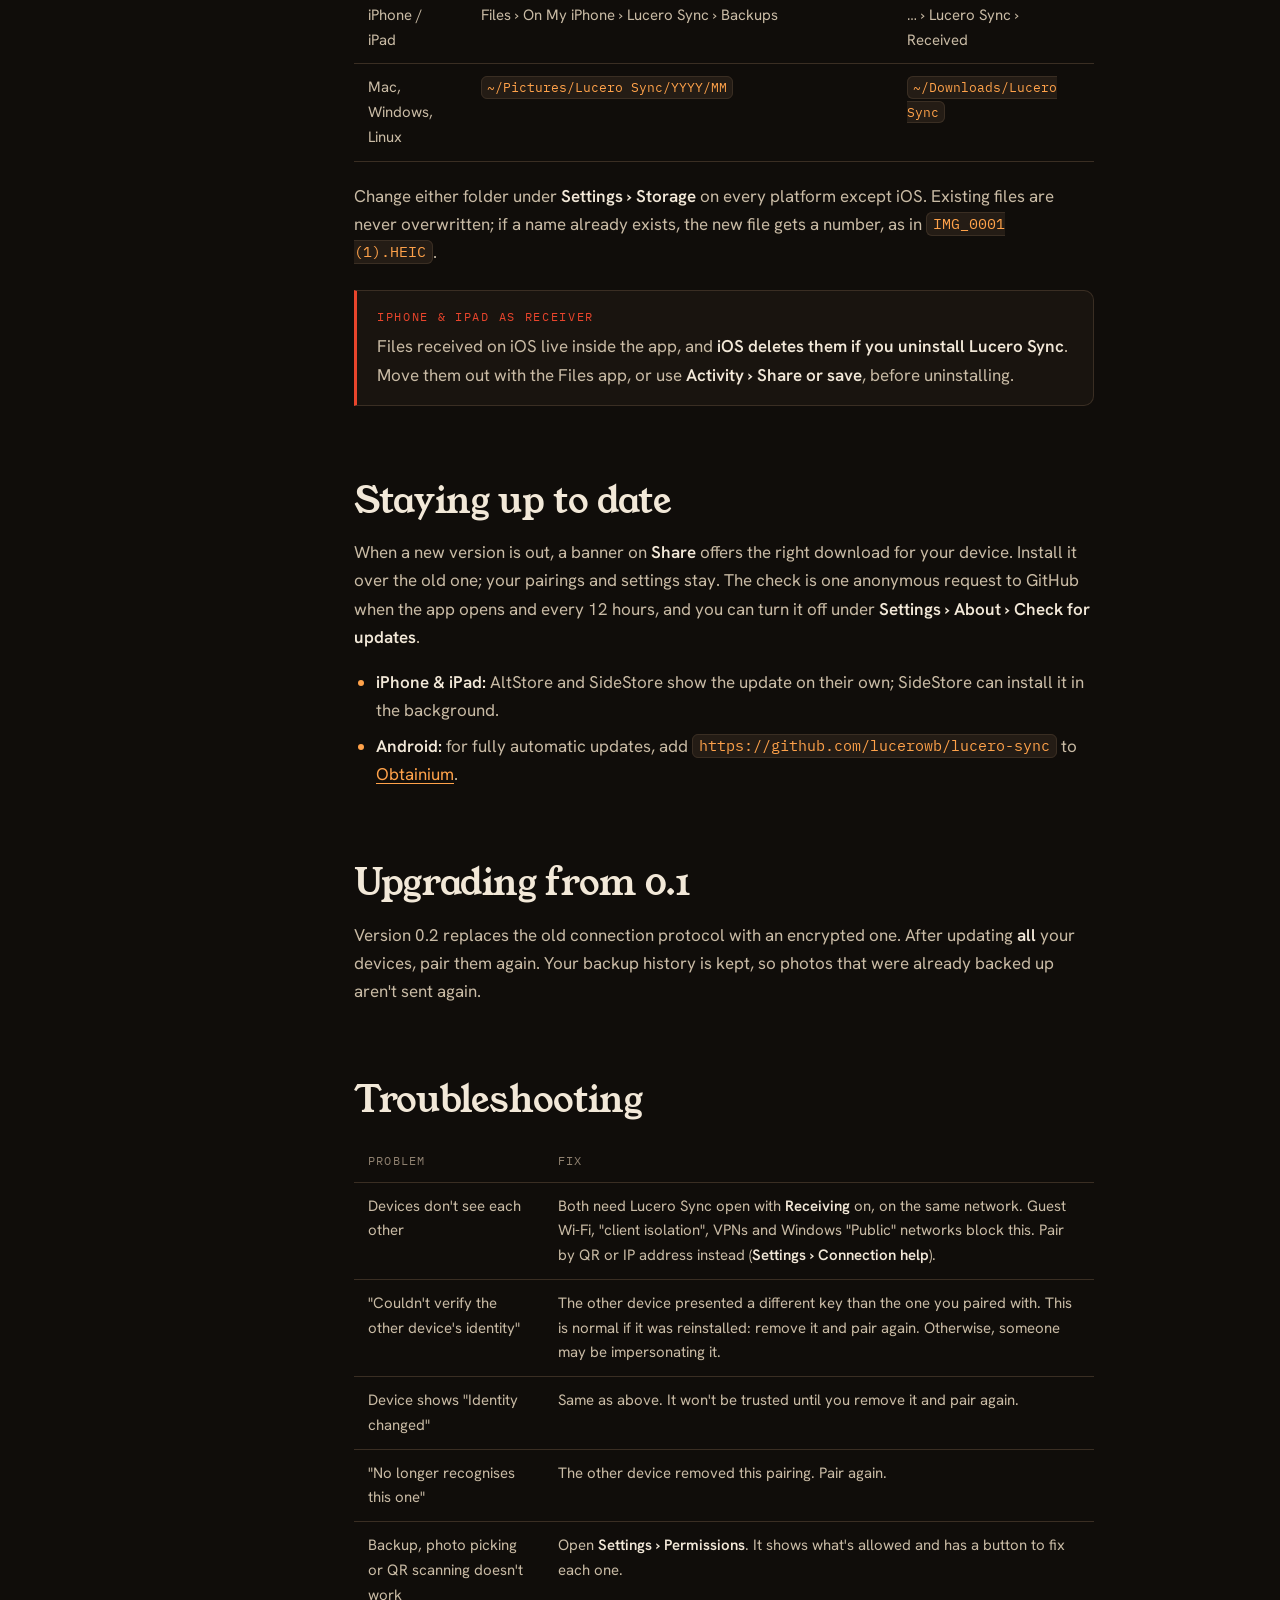
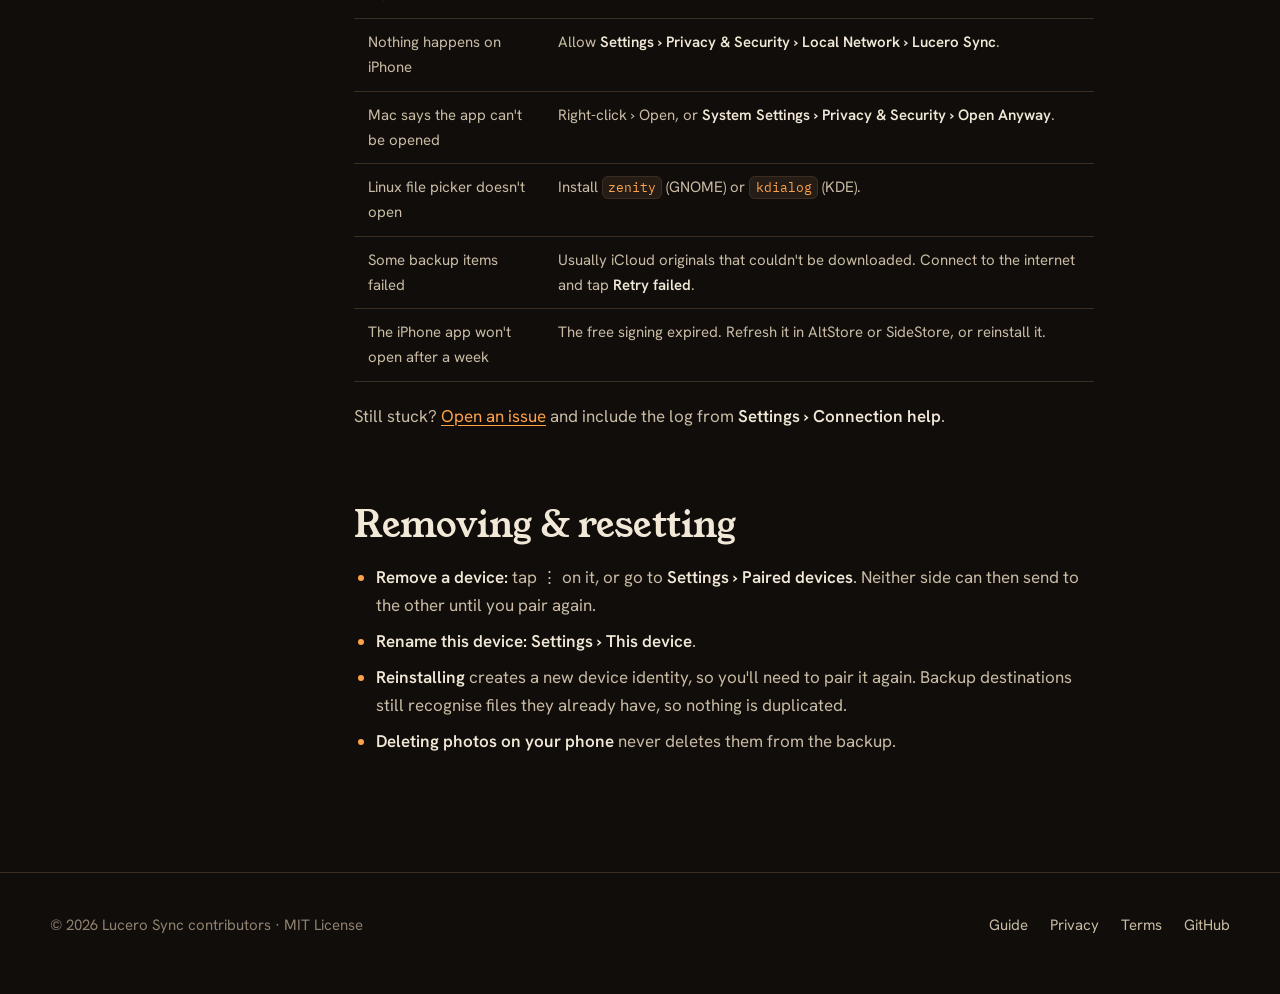
<file: docs/guide.html>
<!doctype html>
<html lang="en">
<head>
  <meta charset="utf-8">
  <meta name="viewport" content="width=device-width, initial-scale=1">
  <title>Setup guide — Lucero Sync</title>
  <meta name="description" content="Install Lucero Sync on Android, iPhone, Mac, Windows or Linux, pair your devices, share files and back up photos over Wi-Fi.">
  <meta name="theme-color" content="#100d0a">
  <link rel="icon" href="assets/favicon.svg" type="image/svg+xml">
  <link rel="preconnect" href="https://fonts.googleapis.com">
  <link rel="preconnect" href="https://fonts.gstatic.com" crossorigin>
  <link href="https://fonts.googleapis.com/css2?family=Hanken+Grotesk:wght@400;500;600&family=IBM+Plex+Mono:wght@400;500&family=Young+Serif&display=swap" rel="stylesheet">
  <link rel="stylesheet" href="assets/site.css?v=0.3.2">
</head>
<body>
<a class="skip" href="#main">Skip to content</a>

<header class="nav">
  <div class="wrap">
    <a class="brand" href="./">
      <svg viewBox="0 0 64 64" aria-hidden="true"><path d="M32 6 L36.6 27.4 L58 32 L36.6 36.6 L32 58 L27.4 36.6 L6 32 L27.4 27.4 Z" fill="#ffa24a"/><circle cx="32" cy="32" r="4" fill="#fff4e4"/></svg>
      Lucero Sync
    </a>
    <button class="nav-toggle" aria-expanded="false" aria-controls="nav-links">Menu</button>
    <nav class="nav-links" id="nav-links">
      <a href="./#features">Features</a>
      <a href="guide.html" aria-current="page">Guide</a>
      <a href="privacy.html">Privacy</a>
      <a href="https://github.com/lucerowb/lucero-sync">GitHub</a>
    </nav>
  </div>
</header>

<main id="main">
  <div class="doc-hero">
    <div class="wrap">
      <span class="mono">User guide · v0.3</span>
      <h1>Set up Lucero Sync</h1>
      <p>Install the app on two or more devices, pair them once, and then share files or back up your photos whenever they're on the same Wi-Fi.</p>
    </div>
  </div>

  <div class="wrap doc">
    <aside class="toc" aria-label="On this page">
      <span class="mono">On this page</span>
      <ol>
        <li><a href="#before">Before you start</a></li>
        <li><a href="#android">Install on Android</a></li>
        <li><a href="#iphone">Install on iPhone &amp; iPad</a></li>
        <li><a href="#mac">Install on macOS</a></li>
        <li><a href="#windows">Install on Windows</a></li>
        <li><a href="#linux">Install on Linux</a></li>
        <li><a href="#pair">Pair your devices</a></li>
        <li><a href="#share">Send files &amp; text</a></li>
        <li><a href="#airdrop">AirDrop, Quick Share &amp; more</a></li>
        <li><a href="#from-apps">Share from other apps</a></li>
        <li><a href="#progress">Progress, Dynamic Island &amp; tray</a></li>
        <li><a href="#web">Web access</a></li>
        <li><a href="#extension">Browser extension</a></li>
        <li><a href="#backup">Back up photos</a></li>
        <li><a href="#files">Where files are saved</a></li>
        <li><a href="#updates">Staying up to date</a></li>
        <li><a href="#upgrade">Upgrading from 0.1</a></li>
        <li><a href="#troubleshooting">Troubleshooting</a></li>
        <li><a href="#reset">Removing &amp; resetting</a></li>
      </ol>
    </aside>

    <article class="prose">
      <h2 id="before">Before you start</h2>
      <ul>
        <li>You need <strong>two or more devices</strong>: any mix of iPhone or iPad (iOS 15+), Android (7+), Mac (macOS 12+), Windows 10/11 or Linux.</li>
        <li>They must be on the <strong>same network</strong> while transferring. Home Wi-Fi is ideal; guest networks often block devices from reaching each other.</li>
        <li>Downloads are on the <a href="https://github.com/lucerowb/lucero-sync/releases/latest">latest release</a>. Only download from there.</li>
      </ul>
      <div class="platform-cards">
        <a href="#android"><span class="mono">Phone</span><strong>Android</strong><span>One APK file.</span></a>
        <a href="#iphone"><span class="mono">Phone / tablet</span><strong>iPhone &amp; iPad</strong><span>AltStore, SideStore or Xcode.</span></a>
        <a href="#mac"><span class="mono">Computer</span><strong>macOS</strong><span>Unzip and open.</span></a>
        <a href="#windows"><span class="mono">Computer</span><strong>Windows · Linux</strong><span>Unzip, or run the installer script.</span></a>
      </div>

      <h2 id="android">Install on Android</h2>
      <ol>
        <li>On the phone, download <a href="https://github.com/lucerowb/lucero-sync/releases/latest/download/lucero-sync.apk"><code>lucero-sync.apk</code></a> and open it. If asked, allow <strong>Install unknown apps</strong> for your browser, then tap <strong>Install</strong>.</li>
        <li>Open Lucero Sync. Received files go to <code>Download/LuceroSync</code>, which any file manager can open. To have backups show up in your gallery too, go to <strong>Settings › Storage</strong>, tap <strong>Grant</strong> and switch on <strong>All files access</strong>: backups then go to <code>Pictures/LuceroSync</code> instead of <code>Download/LuceroSync/Backups</code>.</li>
        <li>Go to <strong>Settings › Apps › Lucero Sync › Battery</strong> and choose <strong>Unrestricted</strong>, so Android doesn't pause long transfers.</li>
      </ol>

      <h2 id="iphone">Install on iPhone &amp; iPad</h2>
      <p>Apple only lets you install apps from the App Store or apps signed with your own Apple ID. Pick one of these options.</p>
      <h3>Option A: AltStore or SideStore (recommended)</h3>
      <ol>
        <li>Set up <a href="https://altstore.io">AltStore Classic</a> or <a href="https://sidestore.io">SideStore</a> by following their instructions.</li>
        <li>In AltStore or SideStore, open <strong>Sources</strong>, tap <strong>+</strong>, and add:
<pre>https://github.com/lucerowb/lucero-sync/releases/latest/download/altstore-source.json</pre></li>
        <li>Install <strong>Lucero Sync</strong> from that source. New versions show up there as updates.</li>
      </ol>
      <h3>Option B: Build it with your free Apple ID</h3>
      <ol>
        <li>On a Mac, install Xcode, <a href="https://docs.flutter.dev/get-started/install/macos">Flutter</a> and CocoaPods, then:
<pre>git clone https://github.com/lucerowb/lucero-sync.git
cd lucero-sync &amp;&amp; flutter pub get
cp ios/Flutter/Signing.example.xcconfig ios/Flutter/Signing.local.xcconfig</pre>
          Open <code>Signing.local.xcconfig</code> and set your Team ID (shown in <strong>Xcode › Settings › Accounts</strong>) and a unique bundle ID.</li>
        <li>On the iPhone, switch on <strong>Settings › Privacy &amp; Security › Developer Mode</strong> and restart.</li>
        <li>Connect the iPhone, then run <code>flutter run --release</code>. On first launch, trust your Apple ID under <strong>Settings › General › VPN &amp; Device Management</strong>.</li>
      </ol>
      <div class="callout warn">
        <span class="mono">7-day limit</span>
        <p>Apps signed with a free Apple ID stop opening after 7 days. AltStore and SideStore refresh them automatically in the background; with option B, run <code>flutter run --release</code> again. Your pairings and history are kept.</p>
      </div>

      <h2 id="mac">Install on macOS</h2>
      <ol>
        <li>Download <a href="https://github.com/lucerowb/lucero-sync/releases/latest/download/lucero-sync-macos.zip"><code>lucero-sync-macos.zip</code></a>, unzip it, and drag <strong>Lucero Sync</strong> into <strong>Applications</strong>.</li>
        <li>The first time, <strong>right-click the app › Open</strong>, then click <strong>Open</strong>. This is needed once because the app isn't notarised by Apple yet. If macOS still refuses, go to <strong>System Settings › Privacy &amp; Security</strong> and click <strong>Open Anyway</strong>.</li>
        <li>Allow <strong>Local Network</strong> access when asked. Allow <strong>Photos</strong> access too if you want to back up your Mac's photo library.</li>
      </ol>

      <h2 id="windows">Install on Windows</h2>
      <ol>
        <li>Download <a href="https://github.com/lucerowb/lucero-sync/releases/latest/download/lucero-sync-windows-x64.zip"><code>lucero-sync-windows-x64.zip</code></a> and extract it to a folder, for example <code>C:\Users\you\Apps\Lucero Sync</code>.</li>
        <li>Run <code>lucero_sync.exe</code>. If SmartScreen appears, click <strong>More info › Run anyway</strong>; the app isn't signed with a paid certificate yet.</li>
        <li>When Windows Firewall asks, allow access on <strong>Private networks</strong>. Make sure your Wi-Fi is set to <strong>Private</strong> under <strong>Settings › Network &amp; internet</strong>; on "Public" networks other devices can't find your PC.</li>
      </ol>

      <h2 id="linux">Install on Linux</h2>
      <ol>
        <li>Install the runtime dependencies. On Debian or Ubuntu:
<pre>sudo apt install libgtk-3-0 zenity</pre></li>
        <li>Download <a href="https://github.com/lucerowb/lucero-sync/releases/latest/download/lucero-sync-linux-x64.tar.gz"><code>lucero-sync-linux-x64.tar.gz</code></a>, extract it and run the installer. It installs for your user only, with no root needed, and adds a menu entry:
<pre>mkdir lucero-sync &amp;&amp; tar -xzf lucero-sync-linux-x64.tar.gz -C lucero-sync
cd lucero-sync &amp;&amp; ./install.sh</pre></li>
        <li>If you use a firewall, allow TCP port 8765 and mDNS, for example <code>sudo ufw allow 8765/tcp</code> and <code>sudo ufw allow 5353/udp</code>.</li>
        <li>Optional: install <a href="https://github.com/t4t5/owly">owly</a> for <a href="#airdrop">AirDrop with iPhones and Macs</a>.</li>
      </ol>

      <h2 id="pair">Pair your devices</h2>
      <p>Pair each pair of devices once. Pairing is mutual: afterwards either device can send to the other.</p>
      <h3>Nearby devices (easiest)</h3>
      <ol>
        <li>Open Lucero Sync on both devices. Each one appears on the other's <strong>Share</strong> screen as <strong>Nearby · not paired</strong>.</li>
        <li>Tap <strong>Pair</strong>. <strong>Both screens show the same six-digit code.</strong></li>
        <li>If the codes match, tap <strong>Accept</strong> on the device that received the request and <strong>Codes match</strong> on the one you started from.</li>
      </ol>
      <div class="callout warn">
        <span class="mono">Codes must match</span>
        <p>The code is how Lucero Sync knows nobody is intercepting the connection. If the two codes differ, tap <strong>Codes don't match</strong> on either device and try again on a network you trust.</p>
      </div>
      <h3>QR code</h3>
      <p>On the device you want to pair with, tap the QR button next to its name (or <strong>Add device › Show my pairing code</strong>). On a phone or Mac, choose <strong>Add device › Scan QR code</strong>. No code comparison is needed: the QR code already proves which device it is. Each code works once and expires after 10 minutes.</p>
      <h3>By IP address</h3>
      <p>If discovery is blocked on your network, use <strong>Add device › Enter IP address</strong> with the address shown under <strong>Settings › Connection help</strong> on the other device, then compare the codes as above.</p>

      <h2 id="share">Send files &amp; text</h2>
      <ol>
        <li>On <strong>Share</strong>, choose <strong>Files</strong>, <strong>Photos &amp; videos</strong>, <strong>Folder</strong> (not on iPhone) or <strong>Text</strong>. On a computer you can also <strong>drag files and folders onto the window</strong>. Folders arrive with the same structure.</li>
        <li>Tap the device to send to. It shows what's coming (names, sizes and total) with <strong>Accept</strong> and <strong>Decline</strong> buttons.</li>
        <li>A transfer page opens on both devices showing every file, the speed and the time left. Go back any time; tap the transfer under <strong>In progress</strong> to return. If the connection drops, the transfer resumes where it stopped.</li>
      </ol>
      <p><strong>Text and links:</strong> tap <strong>⋮</strong> on a device and choose <strong>Send text</strong>. The other device shows it with <strong>Copy</strong> and <strong>Open link</strong> buttons.</p>
      <p><strong>Skip the confirmation:</strong> tap ⋮ › <strong>Accept files automatically</strong>, or tick <strong>Always accept from…</strong> on an incoming request. Do this only for your own devices.</p>

      <h2 id="airdrop">AirDrop, Quick Share &amp; more</h2>
      <p>To send to someone who doesn't have Lucero Sync, pick what to send as usual, then tap <strong>AirDrop &amp; more</strong> under your devices (<strong>Quick Share &amp; more</strong> on Android, <strong>Nearby Sharing &amp; more</strong> on Windows). It opens your device's own sharing: on a Mac, straight to AirDrop. On a computer, a finished incoming transfer has the same button, to pass the files on.</p>
      <p>On Android the list leaves out Lucero Sync itself, and files are shared straight from where they are, with no extra copy.</p>
      <h3>AirDrop on Linux</h3>
      <p>Install <a href="https://github.com/t4t5/owly">owly</a> (recommended) or <a href="https://github.com/benitbuhner/airdrop-for-everything">a4e</a>, then restart Lucero Sync. Both speak Apple's AirDrop protocol over your Wi-Fi card; check that yours is supported with <code>owly doctor</code>.</p>
      <ul>
        <li><strong>Send:</strong> pick what to send and tap <strong>AirDrop</strong>. Lucero Sync looks for nearby iPhones, iPads and Macs; tap one. The other device's AirDrop must be set to <strong>Everyone for 10 minutes</strong>.</li>
        <li><strong>Receive:</strong> turn on <strong>Settings › Receiving › AirDrop</strong>. For the next 10 minutes, iPhones and Macs nearby see this computer in their AirDrop list. Each request asks you first; accepted files go to your Received folder and appear in <strong>Activity</strong>, and links open in a dialog. With a firewall, allow owly's port on the AirDrop interface: <code>sudo ufw allow in on awdl0 to any port 8771 proto tcp</code>.</li>
      </ul>
      <p>Depending on your Wi-Fi card, owly may disconnect Wi-Fi while AirDrop is on, which also pauses Lucero Sync transfers; it reconnects when AirDrop turns off. With a4e, links are sent as a text file.</p>

      <h2 id="from-apps">Share from other apps</h2>
      <p>In Photos, Files, a browser or any other app, tap <strong>Share</strong> and choose <strong>Lucero Sync</strong>. Lucero Sync opens with the items ready; tap the device to send them to. On iPhone, if Lucero Sync isn't in the first row, tap <strong>More</strong> and add it to your favourites.</p>

      <h2 id="progress">Progress, Dynamic Island &amp; tray</h2>
      <ul>
        <li><strong>Both devices</strong> show every transfer under <strong>In progress</strong> (on Share, Backup and Activity), including photo backups another device is sending to this one. A transfer that stops arriving shows as <em>paused</em>.</li>
        <li><strong>iPhone (iOS 16.2+):</strong> progress appears in the Dynamic Island and on the Lock Screen while you use other apps. Touch and hold the island for details. You can turn this off under <strong>Settings › Lucero Sync › Live Activities</strong>.</li>
        <li><strong>Mac, Windows, Linux:</strong> the star icon in the menu bar or system tray shows progress (on a Mac, as a percentage next to the icon) and has <strong>Send files to</strong> and <strong>Send clipboard to</strong> menus. Closing the window keeps Lucero Sync receiving; use <strong>Quit</strong> in that menu to exit. On GNOME, the icon needs the AppIndicator extension (Ubuntu has it on by default).</li>
      </ul>

      <h2 id="web">Web access</h2>
      <p>Use any computer or phone on the same Wi-Fi without installing anything:</p>
      <ol>
        <li>On a device running Lucero Sync, open <strong>Settings › Web access</strong> and turn it on.</li>
        <li>On the other computer, open one of the <code>https://…</code> addresses it shows. The browser warns that the connection isn't private because the device uses its own certificate. To be sure it's your device, compare the certificate's SHA-256 fingerprint with the one shown under Web access, then continue.</li>
        <li>Enter the 6-digit code. You can now drop files to send them, send text, and download anything you add under <strong>Send to browser</strong>.</li>
      </ol>
      <p>Web access stays on until you turn it off or close the app, and turning it off signs every browser out.</p>

      <h2 id="extension">Browser extension</h2>
      <p>Send links, images, selected text and whole pages from Chrome, Edge, Brave or Firefox to any paired device. It needs Lucero Sync running on the same computer.</p>
      <ol>
        <li>Download <code>lucero-sync-chrome.zip</code> or <code>lucero-sync-firefox.zip</code> from the <a href="https://github.com/lucerowb/lucero-sync/releases/latest">latest release</a> and unzip it.</li>
        <li><strong>Chrome, Edge, Brave:</strong> open <code>chrome://extensions</code>, turn on <strong>Developer mode</strong>, click <strong>Load unpacked</strong> and choose the folder. <strong>Firefox:</strong> open <code>about:debugging</code> › <strong>This Firefox</strong> › <strong>Load Temporary Add-on</strong> and pick <code>manifest.json</code> (temporary add-ons are removed when Firefox restarts).</li>
        <li>In Lucero Sync, open <strong>Settings › Browser extension › Connect a browser</strong> and enter the code in the extension's popup.</li>
      </ol>
      <p>Then right-click anything on a page and choose <strong>Send to Lucero Sync device</strong>, or use the toolbar button.</p>

      <h2 id="backup">Back up photos</h2>
      <p>You can back up the photo library of an <strong>iPhone, iPad, Android phone or Mac</strong> to any paired device. A Windows or Linux computer makes a good backup destination.</p>
      <ol>
        <li>Open <strong>Backup</strong> and choose the device under <strong>Back up to</strong>.</li>
        <li>Tap <strong>Back up now</strong>. Allow <strong>Full Access</strong> to Photos when asked; "Limited" only backs up the photos you select.</li>
        <li>Keep the app open (on iPhone, plug it in for big libraries). Later backups only send photos taken since the last one.</li>
      </ol>
      <p>Turn off <strong>Include videos</strong> to back up photos only. Live Photos always include their motion clip. If you use iCloud's <strong>Optimize iPhone Storage</strong>, the phone downloads originals from iCloud as it goes, so it needs internet access too.</p>

      <h2 id="files">Where files are saved</h2>
      <table>
        <thead><tr><th>Device</th><th>Photo backups</th><th>Received files</th></tr></thead>
        <tbody>
          <tr><td>Android</td><td><code>Download/LuceroSync/Backups/YYYY/MM</code>, or <code>Pictures/LuceroSync/YYYY/MM</code> with All files access</td><td><code>Download/LuceroSync</code></td></tr>
          <tr><td>iPhone / iPad</td><td>Files › On My iPhone › Lucero Sync › Backups</td><td>… › Lucero Sync › Received</td></tr>
          <tr><td>Mac, Windows, Linux</td><td><code>~/Pictures/Lucero Sync/YYYY/MM</code></td><td><code>~/Downloads/Lucero Sync</code></td></tr>
        </tbody>
      </table>
      <p>Change either folder under <strong>Settings › Storage</strong> on every platform except iOS. Existing files are never overwritten; if a name already exists, the new file gets a number, as in <code>IMG_0001 (1).HEIC</code>.</p>
      <div class="callout warn">
        <span class="mono">iPhone &amp; iPad as receiver</span>
        <p>Files received on iOS live inside the app, and <strong>iOS deletes them if you uninstall Lucero Sync</strong>. Move them out with the Files app, or use <strong>Activity › Share or save</strong>, before uninstalling.</p>
      </div>

      <h2 id="updates">Staying up to date</h2>
      <p>When a new version is out, a banner on <strong>Share</strong> offers the right download for your device. Install it over the old one; your pairings and settings stay. The check is one anonymous request to GitHub when the app opens and every 12 hours, and you can turn it off under <strong>Settings › About › Check for updates</strong>.</p>
      <ul>
        <li><strong>iPhone &amp; iPad:</strong> AltStore and SideStore show the update on their own; SideStore can install it in the background.</li>
        <li><strong>Android:</strong> for fully automatic updates, add <code>https://github.com/lucerowb/lucero-sync</code> to <a href="https://obtainium.imranr.dev">Obtainium</a>.</li>
      </ul>

      <h2 id="upgrade">Upgrading from 0.1</h2>
      <p>Version 0.2 replaces the old connection protocol with an encrypted one. After updating <strong>all</strong> your devices, pair them again. Your backup history is kept, so photos that were already backed up aren't sent again.</p>

      <h2 id="troubleshooting">Troubleshooting</h2>
      <table>
        <thead><tr><th>Problem</th><th>Fix</th></tr></thead>
        <tbody>
          <tr><td>Devices don't see each other</td><td>Both need Lucero Sync open with <strong>Receiving</strong> on, on the same network. Guest Wi-Fi, "client isolation", VPNs and Windows "Public" networks block this. Pair by QR or IP address instead (<strong>Settings › Connection help</strong>).</td></tr>
          <tr><td>"Couldn't verify the other device's identity"</td><td>The other device presented a different key than the one you paired with. This is normal if it was reinstalled: remove it and pair again. Otherwise, someone may be impersonating it.</td></tr>
          <tr><td>Device shows "Identity changed"</td><td>Same as above. It won't be trusted until you remove it and pair again.</td></tr>
          <tr><td>"No longer recognises this one"</td><td>The other device removed this pairing. Pair again.</td></tr>
          <tr><td>Backup, photo picking or QR scanning doesn't work</td><td>Open <strong>Settings › Permissions</strong>. It shows what's allowed and has a button to fix each one.</td></tr>
          <tr><td>Nothing happens on iPhone</td><td>Allow <strong>Settings › Privacy &amp; Security › Local Network › Lucero Sync</strong>.</td></tr>
          <tr><td>Mac says the app can't be opened</td><td>Right-click › Open, or <strong>System Settings › Privacy &amp; Security › Open Anyway</strong>.</td></tr>
          <tr><td>Linux file picker doesn't open</td><td>Install <code>zenity</code> (GNOME) or <code>kdialog</code> (KDE).</td></tr>
          <tr><td>Some backup items failed</td><td>Usually iCloud originals that couldn't be downloaded. Connect to the internet and tap <strong>Retry failed</strong>.</td></tr>
          <tr><td>The iPhone app won't open after a week</td><td>The free signing expired. Refresh it in AltStore or SideStore, or reinstall it.</td></tr>
        </tbody>
      </table>
      <p>Still stuck? <a href="https://github.com/lucerowb/lucero-sync/issues/new/choose">Open an issue</a> and include the log from <strong>Settings › Connection help</strong>.</p>

      <h2 id="reset">Removing &amp; resetting</h2>
      <ul>
        <li><strong>Remove a device:</strong> tap ⋮ on it, or go to <strong>Settings › Paired devices</strong>. Neither side can then send to the other until you pair again.</li>
        <li><strong>Rename this device:</strong> <strong>Settings › This device</strong>.</li>
        <li><strong>Reinstalling</strong> creates a new device identity, so you'll need to pair it again. Backup destinations still recognise files they already have, so nothing is duplicated.</li>
        <li><strong>Deleting photos on your phone</strong> never deletes them from the backup.</li>
      </ul>
    </article>
  </div>
</main>

<footer>
  <div class="wrap">
    <span>© <span id="year">2026</span> Lucero Sync contributors · MIT License</span>
    <nav>
      <a href="guide.html">Guide</a>
      <a href="privacy.html">Privacy</a>
      <a href="terms.html">Terms</a>
      <a href="https://github.com/lucerowb/lucero-sync">GitHub</a>
    </nav>
  </div>
</footer>

<script src="assets/site.js?v=0.3.2"></script>
</body>
</html>
</file>
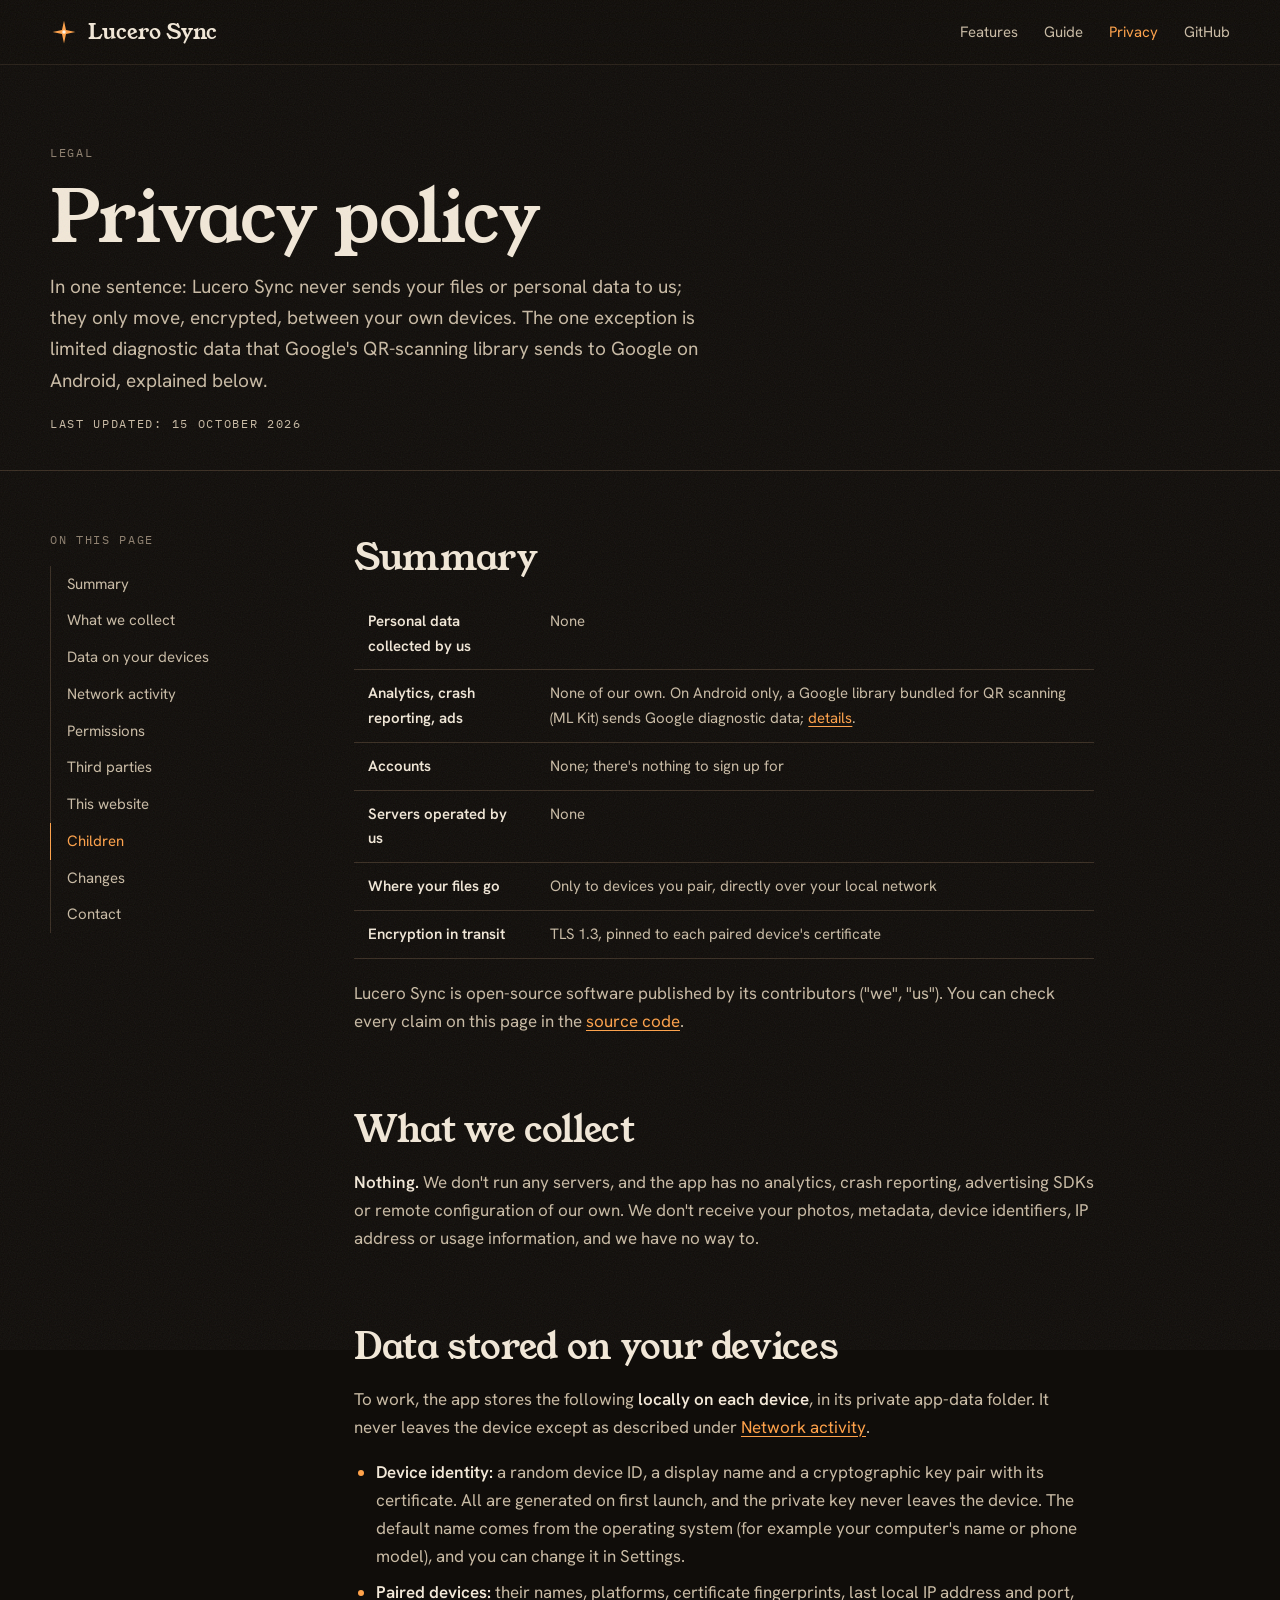
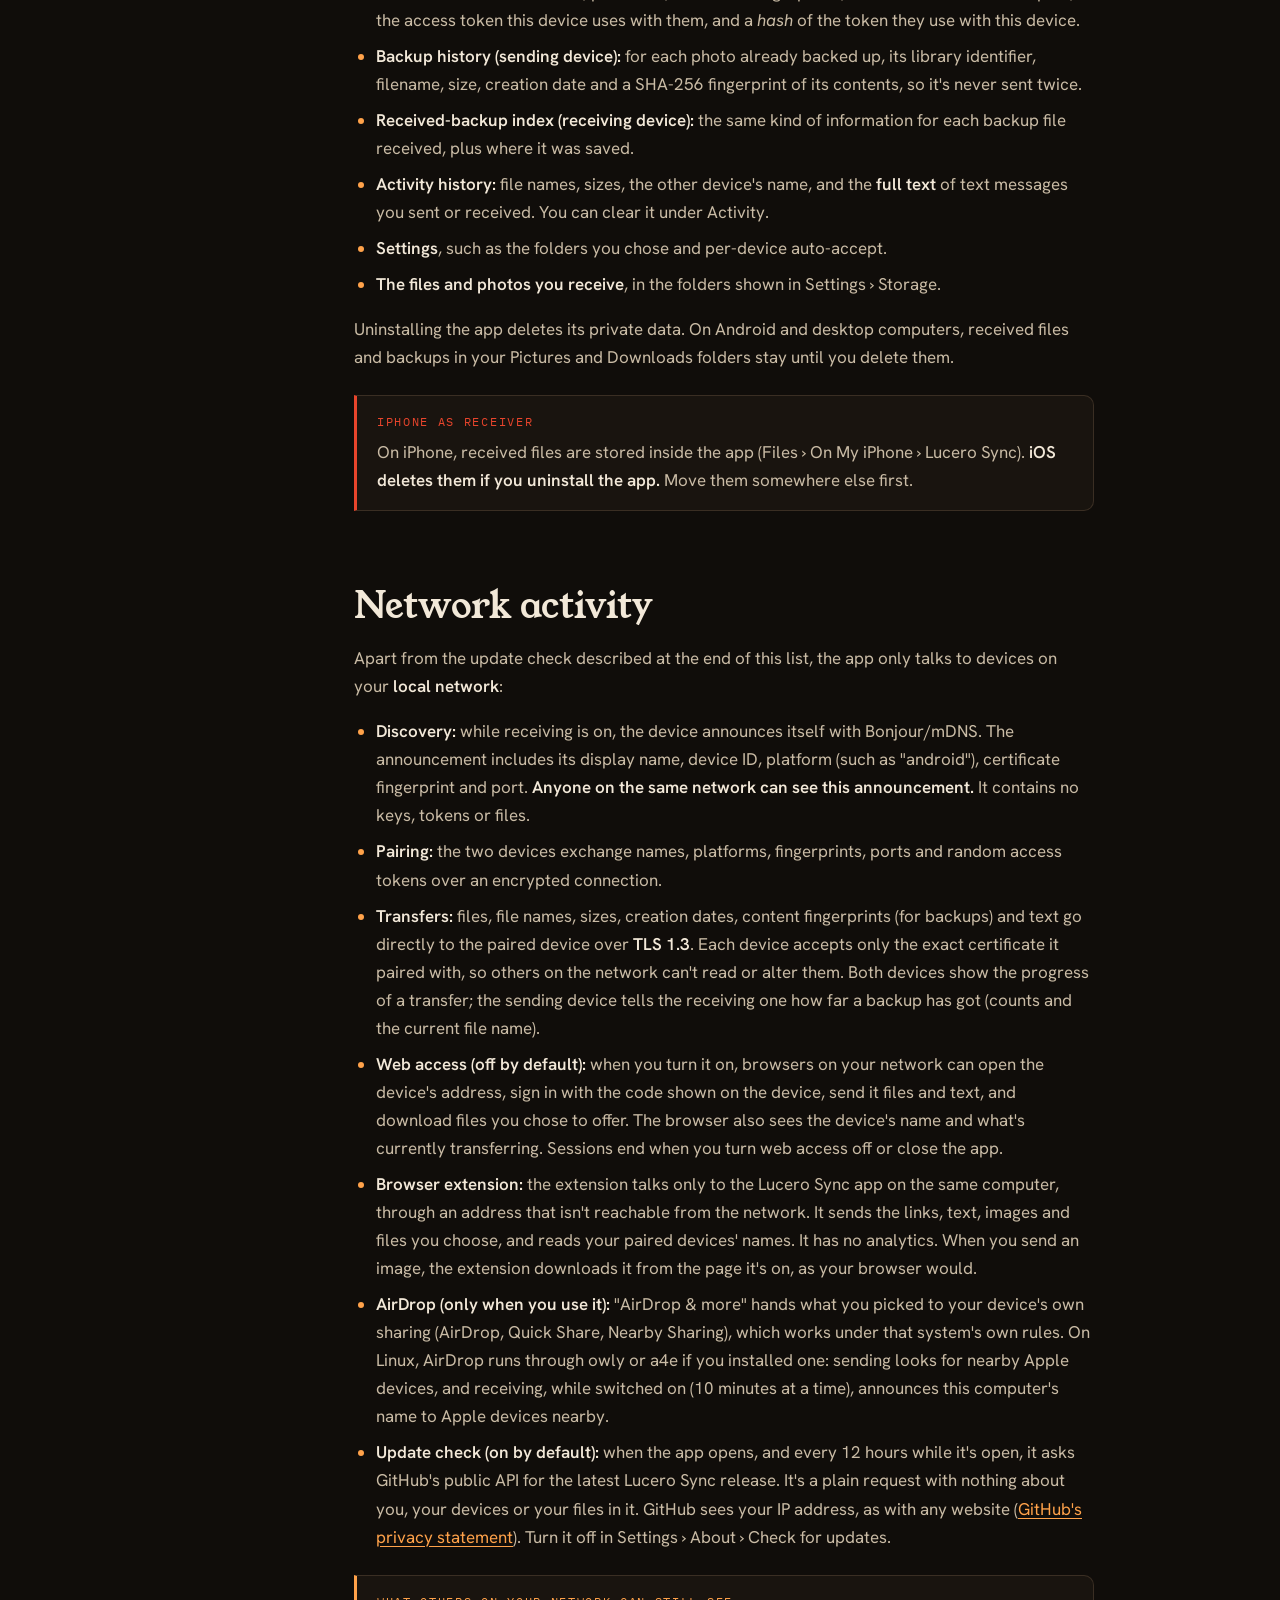
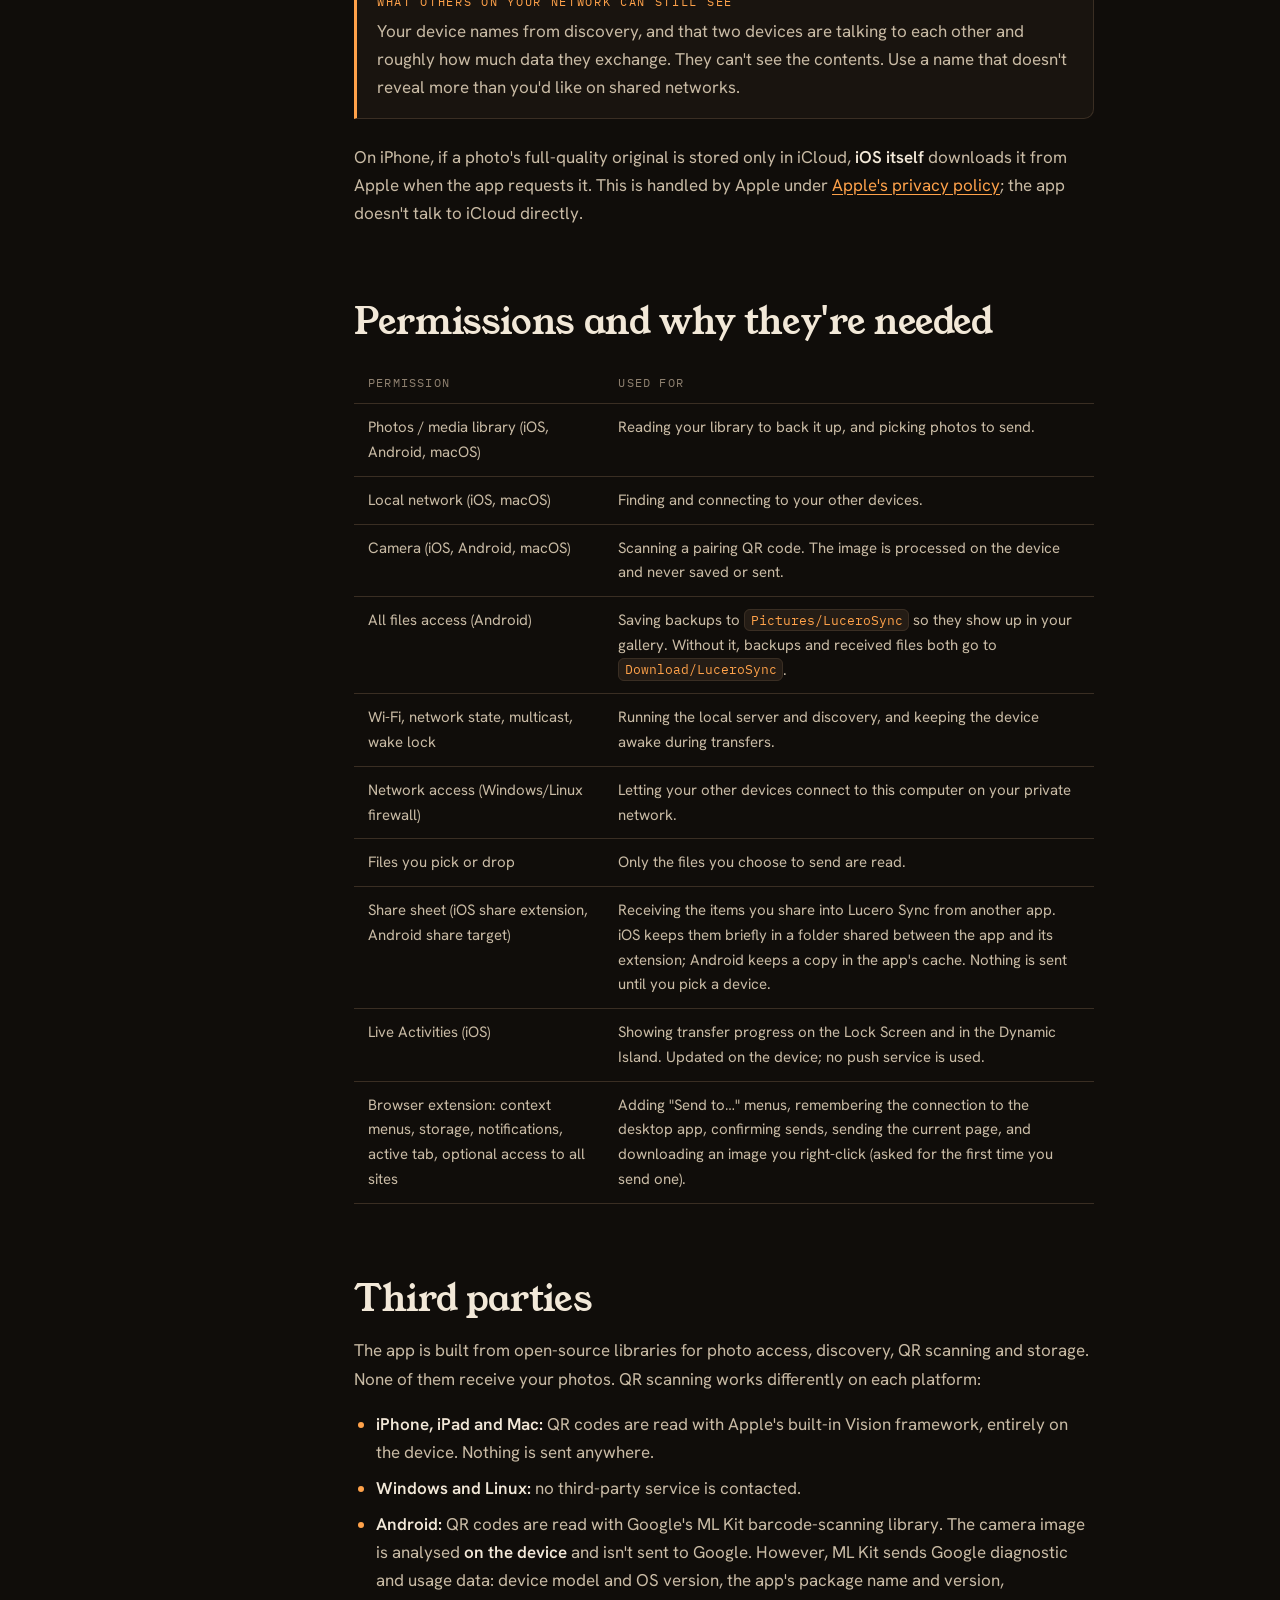
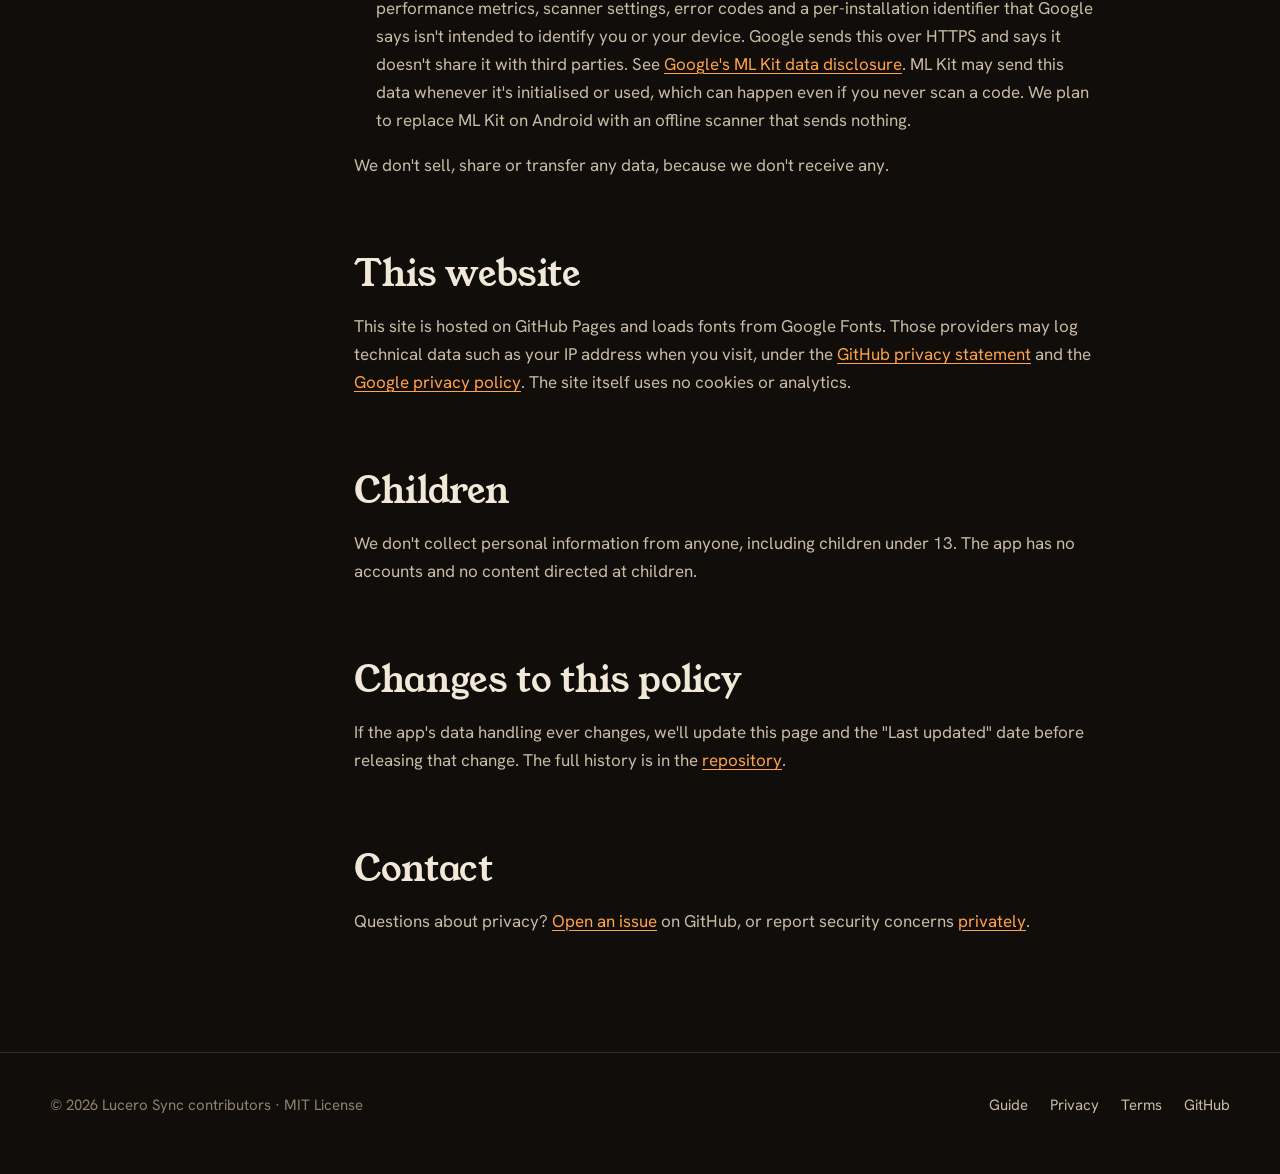
<file: docs/privacy.html>
<!doctype html>
<html lang="en">
<head>
  <meta charset="utf-8">
  <meta name="viewport" content="width=device-width, initial-scale=1">
  <title>Privacy policy — Lucero Sync</title>
  <meta name="description" content="Lucero Sync collects no data. Your photos move only between your own devices on your local network.">
  <meta name="theme-color" content="#100d0a">
  <link rel="icon" href="assets/favicon.svg" type="image/svg+xml">
  <link rel="preconnect" href="https://fonts.googleapis.com">
  <link rel="preconnect" href="https://fonts.gstatic.com" crossorigin>
  <link href="https://fonts.googleapis.com/css2?family=Hanken+Grotesk:wght@400;500;600&family=IBM+Plex+Mono:wght@400;500&family=Young+Serif&display=swap" rel="stylesheet">
  <link rel="stylesheet" href="assets/site.css?v=0.3.2">
</head>
<body>
<a class="skip" href="#main">Skip to content</a>

<header class="nav">
  <div class="wrap">
    <a class="brand" href="./">
      <svg viewBox="0 0 64 64" aria-hidden="true"><path d="M32 6 L36.6 27.4 L58 32 L36.6 36.6 L32 58 L27.4 36.6 L6 32 L27.4 27.4 Z" fill="#ffa24a"/><circle cx="32" cy="32" r="4" fill="#fff4e4"/></svg>
      Lucero Sync
    </a>
    <button class="nav-toggle" aria-expanded="false" aria-controls="nav-links">Menu</button>
    <nav class="nav-links" id="nav-links">
      <a href="./#features">Features</a>
      <a href="guide.html">Guide</a>
      <a href="privacy.html" aria-current="page">Privacy</a>
      <a href="https://github.com/lucerowb/lucero-sync">GitHub</a>
    </nav>
  </div>
</header>

<main id="main">
  <div class="doc-hero">
    <div class="wrap">
      <span class="mono">Legal</span>
      <h1>Privacy policy</h1>
      <p>In one sentence: Lucero Sync never sends your files or personal data to us; they only move, encrypted, between your own devices. The one exception is limited diagnostic data that Google's QR-scanning library sends to Google on Android, explained below.</p>
      <p class="mono updated">Last updated: 15 October 2026</p>
    </div>
  </div>

  <div class="wrap doc">
    <aside class="toc" aria-label="On this page">
      <span class="mono">On this page</span>
      <ol>
        <li><a href="#summary">Summary</a></li>
        <li><a href="#collect">What we collect</a></li>
        <li><a href="#on-device">Data on your devices</a></li>
        <li><a href="#network">Network activity</a></li>
        <li><a href="#permissions">Permissions</a></li>
        <li><a href="#third-parties">Third parties</a></li>
        <li><a href="#website">This website</a></li>
        <li><a href="#children">Children</a></li>
        <li><a href="#changes">Changes</a></li>
        <li><a href="#contact">Contact</a></li>
      </ol>
    </aside>

    <article class="prose">
      <h2 id="summary">Summary</h2>
      <table>
        <tbody>
          <tr><td><strong>Personal data collected by us</strong></td><td>None</td></tr>
          <tr><td><strong>Analytics, crash reporting, ads</strong></td><td>None of our own. On Android only, a Google library bundled for QR scanning (ML Kit) sends Google diagnostic data; <a href="#third-parties">details</a>.</td></tr>
          <tr><td><strong>Accounts</strong></td><td>None; there's nothing to sign up for</td></tr>
          <tr><td><strong>Servers operated by us</strong></td><td>None</td></tr>
          <tr><td><strong>Where your files go</strong></td><td>Only to devices you pair, directly over your local network</td></tr>
          <tr><td><strong>Encryption in transit</strong></td><td>TLS 1.3, pinned to each paired device's certificate</td></tr>
        </tbody>
      </table>
      <p>Lucero Sync is open-source software published by its contributors ("we", "us"). You can check every claim on this page in the <a href="https://github.com/lucerowb/lucero-sync">source code</a>.</p>

      <h2 id="collect">What we collect</h2>
      <p><strong>Nothing.</strong> We don't run any servers, and the app has no analytics, crash reporting, advertising SDKs or remote configuration of our own. We don't receive your photos, metadata, device identifiers, IP address or usage information, and we have no way to.</p>

      <h2 id="on-device">Data stored on your devices</h2>
      <p>To work, the app stores the following <strong>locally on each device</strong>, in its private app-data folder. It never leaves the device except as described under <a href="#network">Network activity</a>.</p>
      <ul>
        <li><strong>Device identity:</strong> a random device ID, a display name and a cryptographic key pair with its certificate. All are generated on first launch, and the private key never leaves the device. The default name comes from the operating system (for example your computer's name or phone model), and you can change it in Settings.</li>
        <li><strong>Paired devices:</strong> their names, platforms, certificate fingerprints, last local IP address and port, the access token this device uses with them, and a <em>hash</em> of the token they use with this device.</li>
        <li><strong>Backup history (sending device):</strong> for each photo already backed up, its library identifier, filename, size, creation date and a SHA-256 fingerprint of its contents, so it's never sent twice.</li>
        <li><strong>Received-backup index (receiving device):</strong> the same kind of information for each backup file received, plus where it was saved.</li>
        <li><strong>Activity history:</strong> file names, sizes, the other device's name, and the <strong>full text</strong> of text messages you sent or received. You can clear it under Activity.</li>
        <li><strong>Settings</strong>, such as the folders you chose and per-device auto-accept.</li>
        <li><strong>The files and photos you receive</strong>, in the folders shown in Settings › Storage.</li>
      </ul>
      <p>Uninstalling the app deletes its private data. On Android and desktop computers, received files and backups in your Pictures and Downloads folders stay until you delete them.</p>
      <div class="callout warn">
        <span class="mono">iPhone as receiver</span>
        <p>On iPhone, received files are stored inside the app (Files › On My iPhone › Lucero Sync). <strong>iOS deletes them if you uninstall the app.</strong> Move them somewhere else first.</p>
      </div>

      <h2 id="network">Network activity</h2>
      <p>Apart from the update check described at the end of this list, the app only talks to devices on your <strong>local network</strong>:</p>
      <ul>
        <li><strong>Discovery:</strong> while receiving is on, the device announces itself with Bonjour/mDNS. The announcement includes its display name, device ID, platform (such as "android"), certificate fingerprint and port. <strong>Anyone on the same network can see this announcement.</strong> It contains no keys, tokens or files.</li>
        <li><strong>Pairing:</strong> the two devices exchange names, platforms, fingerprints, ports and random access tokens over an encrypted connection.</li>
        <li><strong>Transfers:</strong> files, file names, sizes, creation dates, content fingerprints (for backups) and text go directly to the paired device over <strong>TLS 1.3</strong>. Each device accepts only the exact certificate it paired with, so others on the network can't read or alter them. Both devices show the progress of a transfer; the sending device tells the receiving one how far a backup has got (counts and the current file name).</li>
        <li><strong>Web access (off by default):</strong> when you turn it on, browsers on your network can open the device's address, sign in with the code shown on the device, send it files and text, and download files you chose to offer. The browser also sees the device's name and what's currently transferring. Sessions end when you turn web access off or close the app.</li>
        <li><strong>Browser extension:</strong> the extension talks only to the Lucero Sync app on the same computer, through an address that isn't reachable from the network. It sends the links, text, images and files you choose, and reads your paired devices' names. It has no analytics. When you send an image, the extension downloads it from the page it's on, as your browser would.</li>
        <li><strong>AirDrop (only when you use it):</strong> "AirDrop &amp; more" hands what you picked to your device's own sharing (AirDrop, Quick Share, Nearby Sharing), which works under that system's own rules. On Linux, AirDrop runs through owly or a4e if you installed one: sending looks for nearby Apple devices, and receiving, while switched on (10 minutes at a time), announces this computer's name to Apple devices nearby.</li>
        <li><strong>Update check (on by default):</strong> when the app opens, and every 12 hours while it's open, it asks GitHub's public API for the latest Lucero Sync release. It's a plain request with nothing about you, your devices or your files in it. GitHub sees your IP address, as with any website (<a href="https://docs.github.com/en/site-policy/privacy-policies/github-general-privacy-statement">GitHub's privacy statement</a>). Turn it off in Settings › About › Check for updates.</li>
      </ul>
      <div class="callout">
        <span class="mono">What others on your network can still see</span>
        <p>Your device names from discovery, and that two devices are talking to each other and roughly how much data they exchange. They can't see the contents. Use a name that doesn't reveal more than you'd like on shared networks.</p>
      </div>
      <p>On iPhone, if a photo's full-quality original is stored only in iCloud, <strong>iOS itself</strong> downloads it from Apple when the app requests it. This is handled by Apple under <a href="https://www.apple.com/legal/privacy/">Apple's privacy policy</a>; the app doesn't talk to iCloud directly.</p>

      <h2 id="permissions">Permissions and why they're needed</h2>
      <table>
        <thead><tr><th>Permission</th><th>Used for</th></tr></thead>
        <tbody>
          <tr><td>Photos / media library (iOS, Android, macOS)</td><td>Reading your library to back it up, and picking photos to send.</td></tr>
          <tr><td>Local network (iOS, macOS)</td><td>Finding and connecting to your other devices.</td></tr>
          <tr><td>Camera (iOS, Android, macOS)</td><td>Scanning a pairing QR code. The image is processed on the device and never saved or sent.</td></tr>
          <tr><td>All files access (Android)</td><td>Saving backups to <code>Pictures/LuceroSync</code> so they show up in your gallery. Without it, backups and received files both go to <code>Download/LuceroSync</code>.</td></tr>
          <tr><td>Wi-Fi, network state, multicast, wake lock</td><td>Running the local server and discovery, and keeping the device awake during transfers.</td></tr>
          <tr><td>Network access (Windows/Linux firewall)</td><td>Letting your other devices connect to this computer on your private network.</td></tr>
          <tr><td>Files you pick or drop</td><td>Only the files you choose to send are read.</td></tr>
          <tr><td>Share sheet (iOS share extension, Android share target)</td><td>Receiving the items you share into Lucero Sync from another app. iOS keeps them briefly in a folder shared between the app and its extension; Android keeps a copy in the app's cache. Nothing is sent until you pick a device.</td></tr>
          <tr><td>Live Activities (iOS)</td><td>Showing transfer progress on the Lock Screen and in the Dynamic Island. Updated on the device; no push service is used.</td></tr>
          <tr><td>Browser extension: context menus, storage, notifications, active tab, optional access to all sites</td><td>Adding "Send to…" menus, remembering the connection to the desktop app, confirming sends, sending the current page, and downloading an image you right-click (asked for the first time you send one).</td></tr>
        </tbody>
      </table>

      <h2 id="third-parties">Third parties</h2>
      <p>The app is built from open-source libraries for photo access, discovery, QR scanning and storage. None of them receive your photos. QR scanning works differently on each platform:</p>
      <ul>
        <li><strong>iPhone, iPad and Mac:</strong> QR codes are read with Apple's built-in Vision framework, entirely on the device. Nothing is sent anywhere.</li>
        <li><strong>Windows and Linux:</strong> no third-party service is contacted.</li>
        <li><strong>Android:</strong> QR codes are read with Google's ML Kit barcode-scanning library. The camera image is analysed <strong>on the device</strong> and isn't sent to Google. However, ML Kit sends Google diagnostic and usage data: device model and OS version, the app's package name and version, performance metrics, scanner settings, error codes and a per-installation identifier that Google says isn't intended to identify you or your device. Google sends this over HTTPS and says it doesn't share it with third parties. See <a href="https://developers.google.com/ml-kit/android-data-disclosure">Google's ML Kit data disclosure</a>. ML Kit may send this data whenever it's initialised or used, which can happen even if you never scan a code. We plan to replace ML Kit on Android with an offline scanner that sends nothing.</li>
      </ul>
      <p>We don't sell, share or transfer any data, because we don't receive any.</p>

      <h2 id="website">This website</h2>
      <p>This site is hosted on GitHub Pages and loads fonts from Google Fonts. Those providers may log technical data such as your IP address when you visit, under the <a href="https://docs.github.com/site-policy/privacy-policies/github-general-privacy-statement">GitHub privacy statement</a> and the <a href="https://policies.google.com/privacy">Google privacy policy</a>. The site itself uses no cookies or analytics.</p>

      <h2 id="children">Children</h2>
      <p>We don't collect personal information from anyone, including children under 13. The app has no accounts and no content directed at children.</p>

      <h2 id="changes">Changes to this policy</h2>
      <p>If the app's data handling ever changes, we'll update this page and the "Last updated" date before releasing that change. The full history is in the <a href="https://github.com/lucerowb/lucero-sync/commits/main/docs/privacy.html">repository</a>.</p>

      <h2 id="contact">Contact</h2>
      <p>Questions about privacy? <a href="https://github.com/lucerowb/lucero-sync/issues">Open an issue</a> on GitHub, or report security concerns <a href="https://github.com/lucerowb/lucero-sync/security/advisories/new">privately</a>.</p>
    </article>
  </div>
</main>

<footer>
  <div class="wrap">
    <span>© <span id="year">2026</span> Lucero Sync contributors · MIT License</span>
    <nav>
      <a href="guide.html">Guide</a>
      <a href="privacy.html">Privacy</a>
      <a href="terms.html">Terms</a>
      <a href="https://github.com/lucerowb/lucero-sync">GitHub</a>
    </nav>
  </div>
</footer>

<script src="assets/site.js?v=0.3.2"></script>
</body>
</html>
</file>
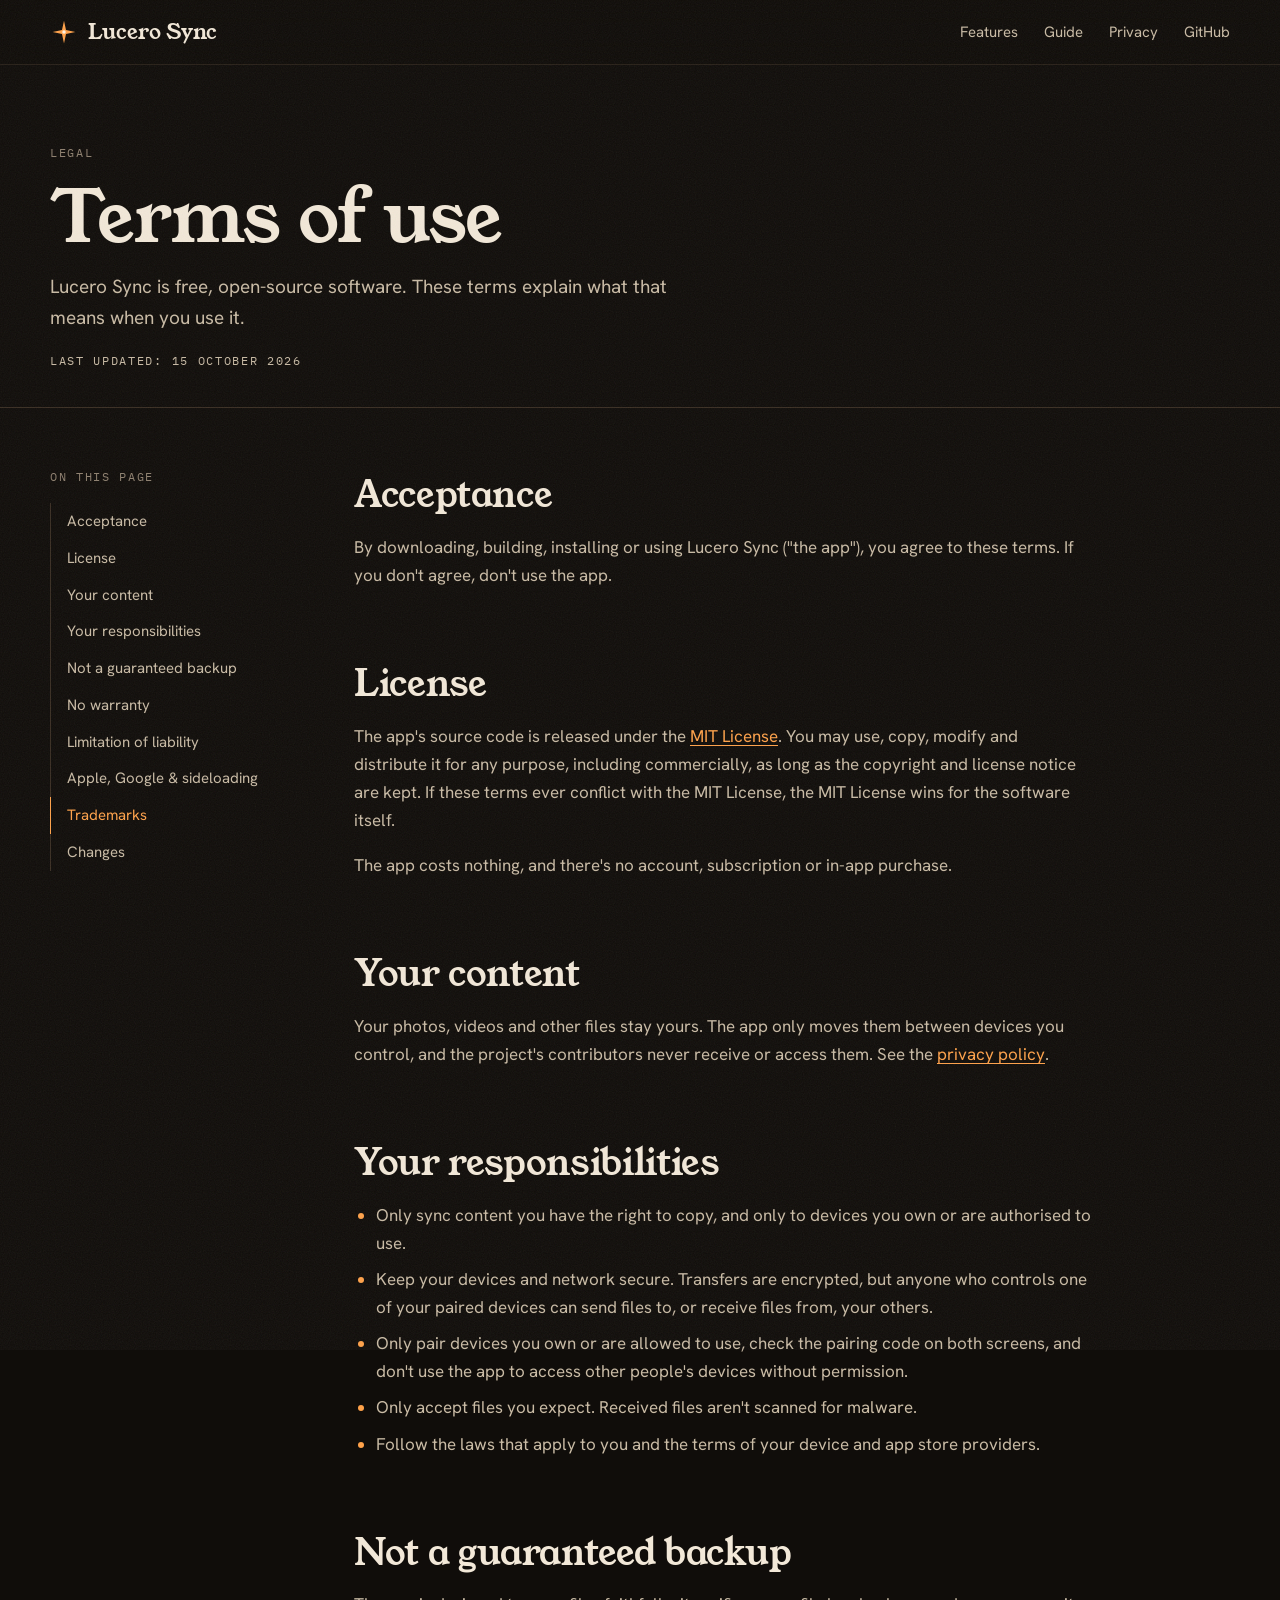
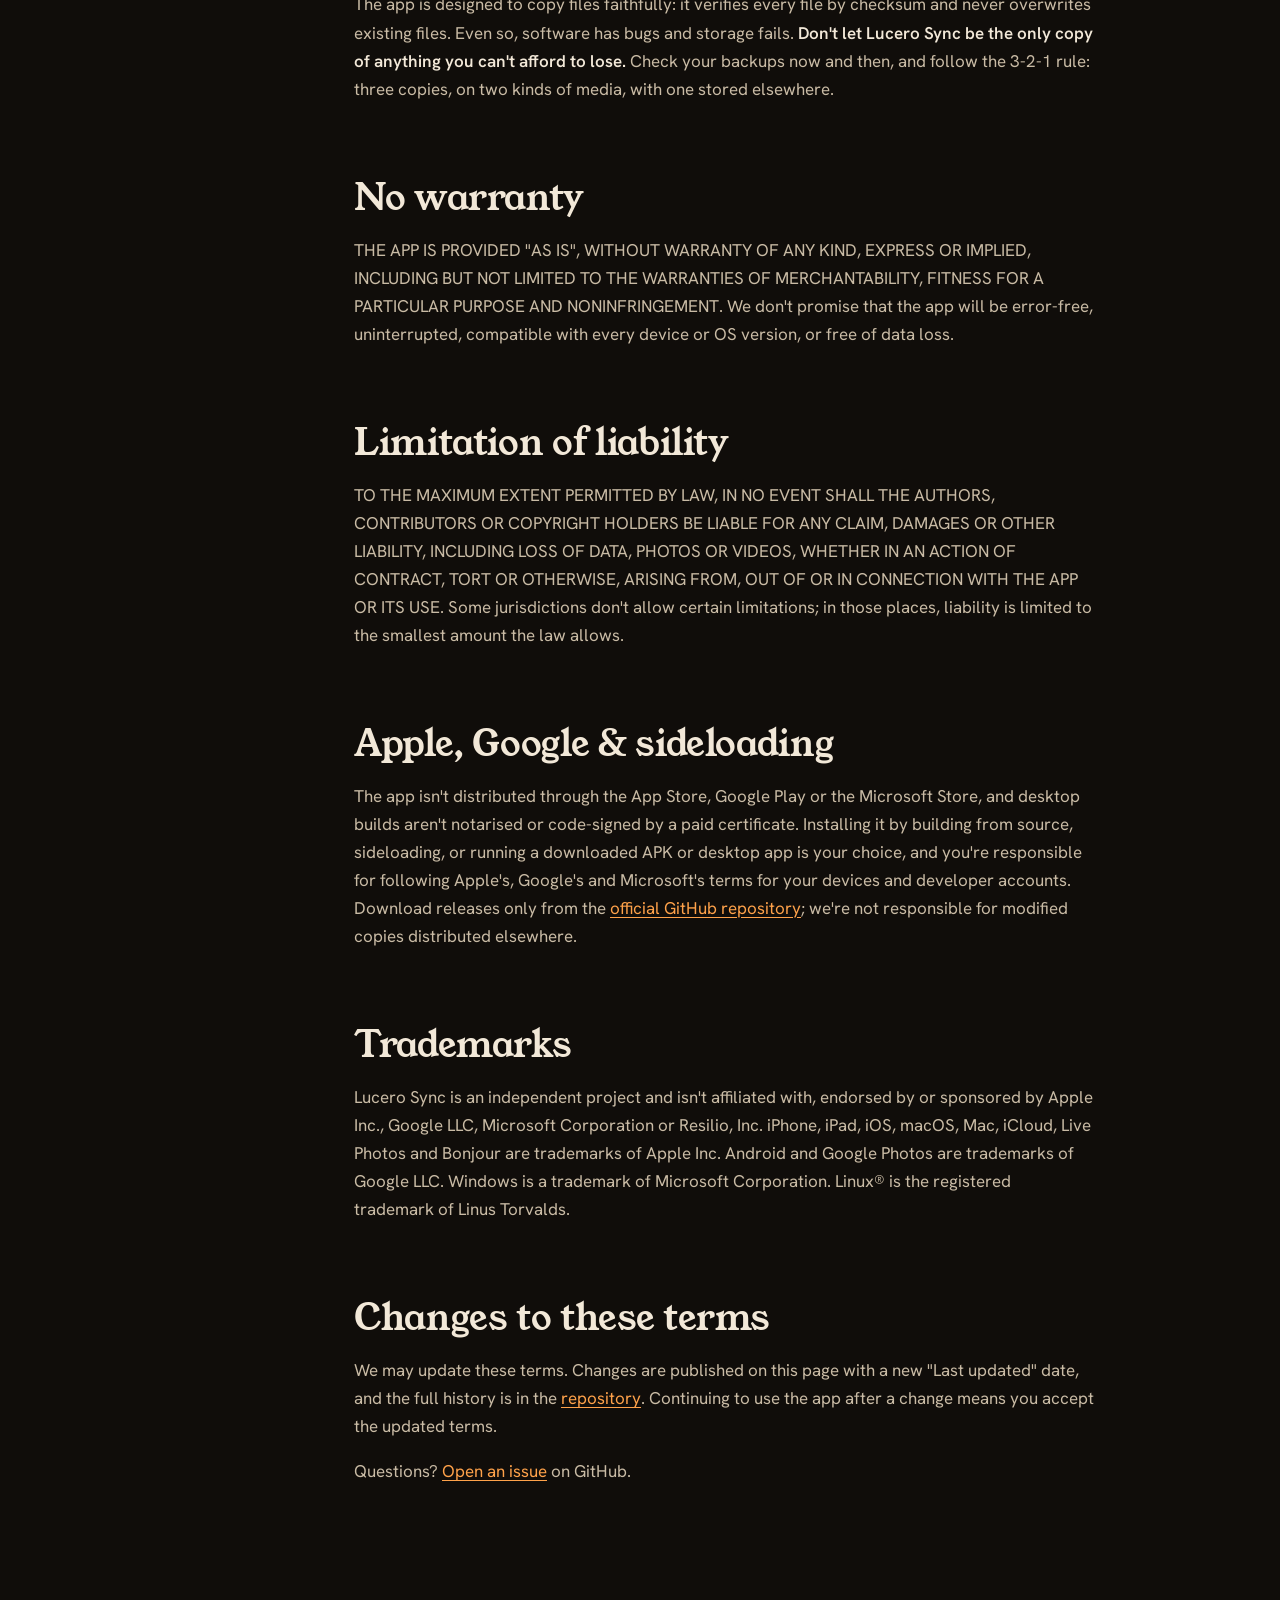
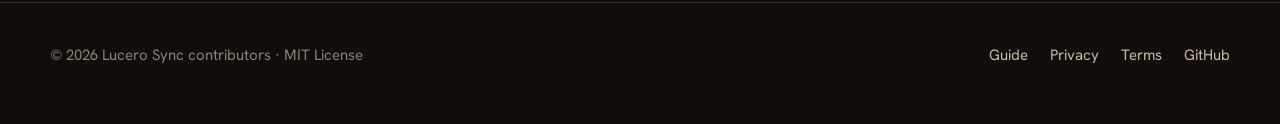
<file: docs/terms.html>
<!doctype html>
<html lang="en">
<head>
  <meta charset="utf-8">
  <meta name="viewport" content="width=device-width, initial-scale=1">
  <title>Terms of use — Lucero Sync</title>
  <meta name="description" content="Terms of use for Lucero Sync, free open-source software provided under the MIT License.">
  <meta name="theme-color" content="#100d0a">
  <link rel="icon" href="assets/favicon.svg" type="image/svg+xml">
  <link rel="preconnect" href="https://fonts.googleapis.com">
  <link rel="preconnect" href="https://fonts.gstatic.com" crossorigin>
  <link href="https://fonts.googleapis.com/css2?family=Hanken+Grotesk:wght@400;500;600&family=IBM+Plex+Mono:wght@400;500&family=Young+Serif&display=swap" rel="stylesheet">
  <link rel="stylesheet" href="assets/site.css?v=0.3.2">
</head>
<body>
<a class="skip" href="#main">Skip to content</a>

<header class="nav">
  <div class="wrap">
    <a class="brand" href="./">
      <svg viewBox="0 0 64 64" aria-hidden="true"><path d="M32 6 L36.6 27.4 L58 32 L36.6 36.6 L32 58 L27.4 36.6 L6 32 L27.4 27.4 Z" fill="#ffa24a"/><circle cx="32" cy="32" r="4" fill="#fff4e4"/></svg>
      Lucero Sync
    </a>
    <button class="nav-toggle" aria-expanded="false" aria-controls="nav-links">Menu</button>
    <nav class="nav-links" id="nav-links">
      <a href="./#features">Features</a>
      <a href="guide.html">Guide</a>
      <a href="privacy.html">Privacy</a>
      <a href="https://github.com/lucerowb/lucero-sync">GitHub</a>
    </nav>
  </div>
</header>

<main id="main">
  <div class="doc-hero">
    <div class="wrap">
      <span class="mono">Legal</span>
      <h1>Terms of use</h1>
      <p>Lucero Sync is free, open-source software. These terms explain what that means when you use it.</p>
      <p class="mono updated">Last updated: 15 October 2026</p>
    </div>
  </div>

  <div class="wrap doc">
    <aside class="toc" aria-label="On this page">
      <span class="mono">On this page</span>
      <ol>
        <li><a href="#acceptance">Acceptance</a></li>
        <li><a href="#license">License</a></li>
        <li><a href="#your-content">Your content</a></li>
        <li><a href="#responsibilities">Your responsibilities</a></li>
        <li><a href="#backups">Not a guaranteed backup</a></li>
        <li><a href="#warranty">No warranty</a></li>
        <li><a href="#liability">Limitation of liability</a></li>
        <li><a href="#platforms">Apple, Google &amp; sideloading</a></li>
        <li><a href="#trademarks">Trademarks</a></li>
        <li><a href="#changes">Changes</a></li>
      </ol>
    </aside>

    <article class="prose">
      <h2 id="acceptance">Acceptance</h2>
      <p>By downloading, building, installing or using Lucero Sync ("the app"), you agree to these terms. If you don't agree, don't use the app.</p>

      <h2 id="license">License</h2>
      <p>The app's source code is released under the <a href="https://github.com/lucerowb/lucero-sync/blob/main/LICENSE">MIT License</a>. You may use, copy, modify and distribute it for any purpose, including commercially, as long as the copyright and license notice are kept. If these terms ever conflict with the MIT License, the MIT License wins for the software itself.</p>
      <p>The app costs nothing, and there's no account, subscription or in-app purchase.</p>

      <h2 id="your-content">Your content</h2>
      <p>Your photos, videos and other files stay yours. The app only moves them between devices you control, and the project's contributors never receive or access them. See the <a href="privacy.html">privacy policy</a>.</p>

      <h2 id="responsibilities">Your responsibilities</h2>
      <ul>
        <li>Only sync content you have the right to copy, and only to devices you own or are authorised to use.</li>
        <li>Keep your devices and network secure. Transfers are encrypted, but anyone who controls one of your paired devices can send files to, or receive files from, your others.</li>
        <li>Only pair devices you own or are allowed to use, check the pairing code on both screens, and don't use the app to access other people's devices without permission.</li>
        <li>Only accept files you expect. Received files aren't scanned for malware.</li>
        <li>Follow the laws that apply to you and the terms of your device and app store providers.</li>
      </ul>

      <h2 id="backups">Not a guaranteed backup</h2>
      <p>The app is designed to copy files faithfully: it verifies every file by checksum and never overwrites existing files. Even so, software has bugs and storage fails. <strong>Don't let Lucero Sync be the only copy of anything you can't afford to lose.</strong> Check your backups now and then, and follow the 3-2-1 rule: three copies, on two kinds of media, with one stored elsewhere.</p>

      <h2 id="warranty">No warranty</h2>
      <p>THE APP IS PROVIDED "AS IS", WITHOUT WARRANTY OF ANY KIND, EXPRESS OR IMPLIED, INCLUDING BUT NOT LIMITED TO THE WARRANTIES OF MERCHANTABILITY, FITNESS FOR A PARTICULAR PURPOSE AND NONINFRINGEMENT. We don't promise that the app will be error-free, uninterrupted, compatible with every device or OS version, or free of data loss.</p>

      <h2 id="liability">Limitation of liability</h2>
      <p>TO THE MAXIMUM EXTENT PERMITTED BY LAW, IN NO EVENT SHALL THE AUTHORS, CONTRIBUTORS OR COPYRIGHT HOLDERS BE LIABLE FOR ANY CLAIM, DAMAGES OR OTHER LIABILITY, INCLUDING LOSS OF DATA, PHOTOS OR VIDEOS, WHETHER IN AN ACTION OF CONTRACT, TORT OR OTHERWISE, ARISING FROM, OUT OF OR IN CONNECTION WITH THE APP OR ITS USE. Some jurisdictions don't allow certain limitations; in those places, liability is limited to the smallest amount the law allows.</p>

      <h2 id="platforms">Apple, Google &amp; sideloading</h2>
      <p>The app isn't distributed through the App Store, Google Play or the Microsoft Store, and desktop builds aren't notarised or code-signed by a paid certificate. Installing it by building from source, sideloading, or running a downloaded APK or desktop app is your choice, and you're responsible for following Apple's, Google's and Microsoft's terms for your devices and developer accounts. Download releases only from the <a href="https://github.com/lucerowb/lucero-sync/releases">official GitHub repository</a>; we're not responsible for modified copies distributed elsewhere.</p>

      <h2 id="trademarks">Trademarks</h2>
      <p>Lucero Sync is an independent project and isn't affiliated with, endorsed by or sponsored by Apple Inc., Google LLC, Microsoft Corporation or Resilio, Inc. iPhone, iPad, iOS, macOS, Mac, iCloud, Live Photos and Bonjour are trademarks of Apple Inc. Android and Google Photos are trademarks of Google LLC. Windows is a trademark of Microsoft Corporation. Linux® is the registered trademark of Linus Torvalds.</p>

      <h2 id="changes">Changes to these terms</h2>
      <p>We may update these terms. Changes are published on this page with a new "Last updated" date, and the full history is in the <a href="https://github.com/lucerowb/lucero-sync/commits/main/docs/terms.html">repository</a>. Continuing to use the app after a change means you accept the updated terms.</p>
      <p>Questions? <a href="https://github.com/lucerowb/lucero-sync/issues">Open an issue</a> on GitHub.</p>
    </article>
  </div>
</main>

<footer>
  <div class="wrap">
    <span>© <span id="year">2026</span> Lucero Sync contributors · MIT License</span>
    <nav>
      <a href="guide.html">Guide</a>
      <a href="privacy.html">Privacy</a>
      <a href="terms.html">Terms</a>
      <a href="https://github.com/lucerowb/lucero-sync">GitHub</a>
    </nav>
  </div>
</footer>

<script src="assets/site.js?v=0.3.2"></script>
</body>
</html>
</file>
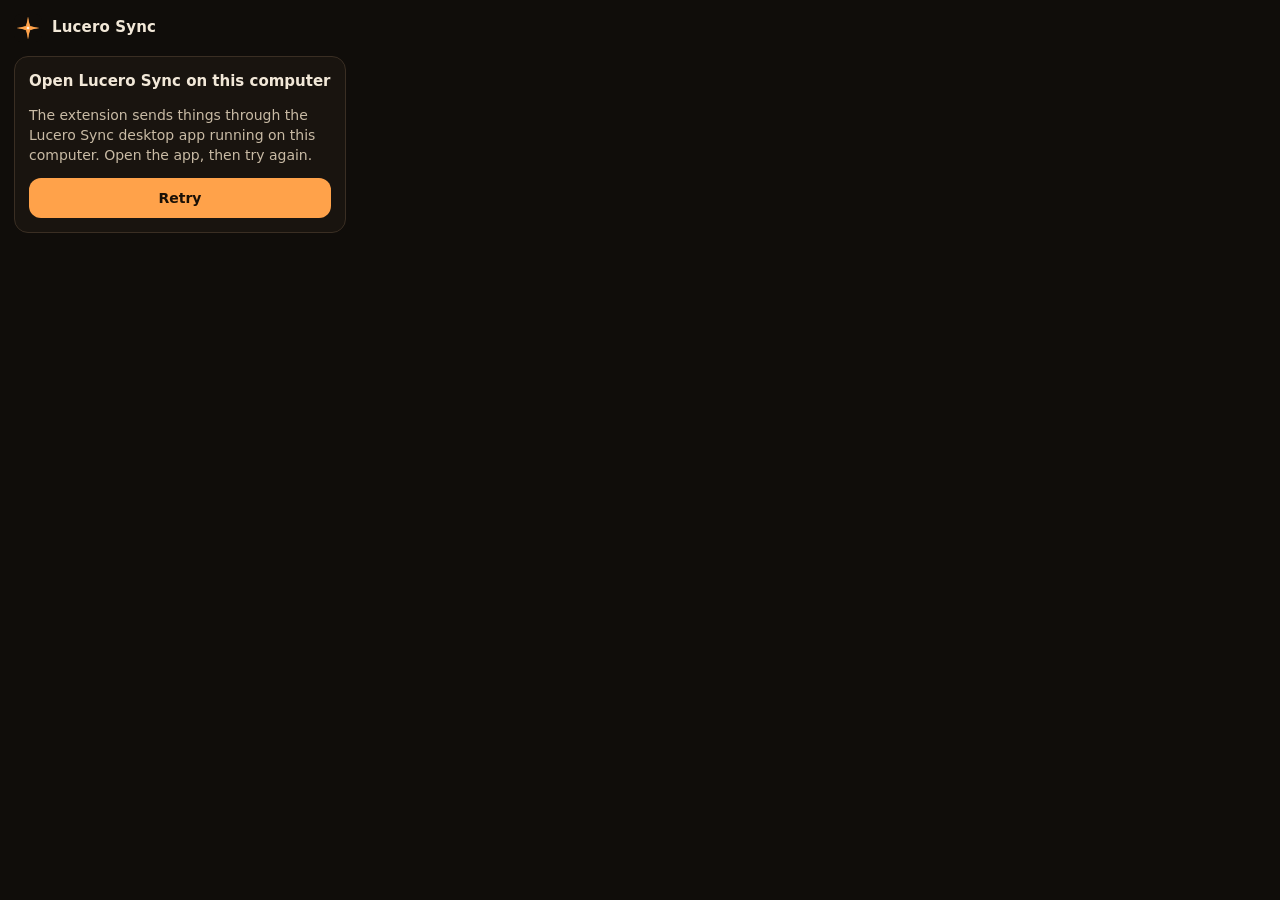
<file: browser-extension/src/popup.html>
<!doctype html>
<html lang="en">
<head>
  <meta charset="utf-8">
  <meta name="viewport" content="width=device-width, initial-scale=1">
  <title>Lucero Sync</title>
  <link rel="stylesheet" href="popup.css">
</head>
<body>
  <header class="top">
    <img class="logo" src="icons/icon-48.png" width="28" height="28" alt="">
    <div class="brand">
      <h1>Lucero Sync</h1>
      <p class="sub" id="app-name" hidden></p>
    </div>
  </header>

  <main id="main">
    <!-- Loading -->
    <section id="view-loading" class="view" aria-busy="true">
      <div class="center dim">
        <span class="spinner" aria-hidden="true"></span>
        <span>Looking for Lucero Sync…</span>
      </div>
    </section>

    <!-- 1. Desktop app not found -->
    <section id="view-notfound" class="view" hidden>
      <div class="card hero">
        <h2>Open Lucero Sync on this computer</h2>
        <p class="dim">The extension sends things through the Lucero Sync desktop app running on this computer. Open the app, then try again.</p>
        <button type="button" class="btn primary" id="retry">Retry</button>
      </div>
    </section>

    <!-- 2. Not connected -->
    <section id="view-connect" class="view" hidden>
      <form class="card hero" id="connect-form" novalidate>
        <h2>Connect this browser</h2>
        <label for="code" class="dim">Enter the 6-digit code from Lucero Sync › Settings › Browser extension</label>
        <input id="code" name="code" class="code-input" type="text" inputmode="numeric"
               autocomplete="one-time-code" maxlength="6" pattern="[0-9]{6}"
               placeholder="000000" aria-describedby="connect-error" required>
        <p id="connect-error" class="error" role="alert" hidden></p>
        <button type="submit" class="btn primary" id="connect-btn">Connect</button>
      </form>
    </section>

    <!-- 3. Connected -->
    <section id="view-connected" class="view" hidden>
      <section class="block" aria-labelledby="devices-h">
        <div class="block-head">
          <h2 id="devices-h">Send this tab</h2>
          <p class="dim small truncate" id="tab-title"></p>
        </div>
        <ul class="devices" id="devices" role="list"></ul>
        <p class="empty dim" id="no-devices" hidden>No paired devices yet. Pair a phone or computer in Lucero Sync first.</p>
      </section>

      <section class="block card" aria-labelledby="send-h">
        <h2 id="send-h" class="visually-hidden">Send text or files</h2>
        <div class="field">
          <label for="target">Send to</label>
          <select id="target"></select>
        </div>
        <div class="field">
          <label for="text">Send text</label>
          <textarea id="text" rows="3" placeholder="Paste or type something…"></textarea>
        </div>
        <div class="row">
          <button type="button" class="btn secondary" id="choose-files">Choose files</button>
          <input type="file" id="files" multiple hidden>
          <button type="button" class="btn primary" id="send-text">Send</button>
        </div>
      </section>

      <div class="hint" id="image-hint" hidden>
        <p class="small dim">To send images as files from the right-click menu, allow Lucero Sync to download them.</p>
        <button type="button" class="btn ghost small-btn" id="allow-images">Allow</button>
      </div>

      <section class="block" id="live" aria-labelledby="live-h" hidden>
        <h2 id="live-h">In progress</h2>
        <ul class="live-list" id="live-list" role="list"></ul>
      </section>
    </section>
  </main>

  <p class="toast" id="toast" role="status" aria-live="polite" hidden></p>

  <footer class="foot" id="foot" hidden>
    <span class="dim small" id="foot-status"></span>
    <button type="button" class="link" id="disconnect">Disconnect</button>
  </footer>

  <script src="lib.js"></script>
  <script src="popup.js"></script>
</body>
</html>
</file>
<file: docs/assets/site.css>
/* Lucero Sync — darkroom / safelight theme */

:root {
  --ink: #100d0a;
  --ink-2: #19140f;
  --ink-3: #241c15;
  --line: #3a2e23;
  --paper: #f2e8d8;
  --paper-dim: #c9bba5;
  --muted: #8f8170;
  --amber: #ffa24a;
  --amber-hot: #ff7a2f;
  --safelight: #e8452c;
  --glow: rgba(255, 140, 50, 0.35);

  --f-display: "Young Serif", Georgia, serif;
  --f-body: "Hanken Grotesk", "Helvetica Neue", sans-serif;
  --f-mono: "IBM Plex Mono", ui-monospace, monospace;

  --wrap: 1180px;
  --radius: 14px;
}

*, *::before, *::after { box-sizing: border-box; }

html { scroll-behavior: smooth; -webkit-text-size-adjust: 100%; }

body {
  margin: 0;
  background: var(--ink);
  color: var(--paper);
  font: 400 17px/1.65 var(--f-body);
  overflow-x: hidden;
}

/* film grain over everything */
body::after {
  content: "";
  position: fixed;
  inset: -50%;
  pointer-events: none;
  z-index: 100;
  opacity: 0.07;
  background-image: url("data:image/svg+xml,%3Csvg xmlns='http://www.w3.org/2000/svg' width='160' height='160'%3E%3Cfilter id='n'%3E%3CfeTurbulence type='fractalNoise' baseFrequency='.85' numOctaves='3' stitchTiles='stitch'/%3E%3C/filter%3E%3Crect width='100%25' height='100%25' filter='url(%23n)'/%3E%3C/svg%3E");
  animation: grain 1.2s steps(6) infinite;
}
@keyframes grain {
  0% { transform: translate(0, 0); }
  20% { transform: translate(-3%, 2%); }
  40% { transform: translate(2%, -4%); }
  60% { transform: translate(-4%, -1%); }
  80% { transform: translate(3%, 3%); }
  100% { transform: translate(0, 0); }
}

a { color: var(--amber); text-decoration-thickness: 1px; text-underline-offset: 3px; }
a:hover { color: var(--paper); }
::selection { background: var(--amber); color: var(--ink); }

h1, h2, h3 { font-family: var(--f-display); font-weight: 400; line-height: 1.08; letter-spacing: -0.01em; margin: 0; }
code, kbd, pre { font-family: var(--f-mono); font-size: 0.88em; }
:not(pre) > code { background: var(--ink-3); border: 1px solid var(--line); padding: 0.1em 0.4em; border-radius: 6px; color: var(--amber); }
pre { background: #0b0907; border: 1px solid var(--line); border-radius: 10px; padding: 16px 18px; overflow-x: auto; color: var(--paper-dim); line-height: 1.55; }

.wrap { width: min(var(--wrap), 100% - 32px); margin-inline: auto; }
.mono { font-family: var(--f-mono); font-size: 12px; letter-spacing: 0.14em; text-transform: uppercase; color: var(--muted); }
.skip { position: absolute; left: -999px; }
.skip:focus { left: 16px; top: 16px; z-index: 200; background: var(--amber); color: var(--ink); padding: 8px 12px; }

/* ---------- nav ---------- */
.nav {
  position: sticky; top: 0; z-index: 50;
  backdrop-filter: blur(14px) saturate(140%);
  background: color-mix(in srgb, var(--ink) 78%, transparent);
  border-bottom: 1px solid color-mix(in srgb, var(--line) 60%, transparent);
}
.nav .wrap { display: flex; align-items: center; gap: 24px; height: 64px; }
.brand { display: flex; align-items: center; gap: 10px; color: var(--paper); text-decoration: none; font-family: var(--f-display); font-size: 21px; }
.brand svg { width: 28px; height: 28px; }
.nav-links { display: flex; gap: 26px; margin-left: auto; align-items: center; }
.nav-links a { color: var(--paper-dim); text-decoration: none; font-size: 15px; }
.nav-links a:hover, .nav-links a[aria-current="page"] { color: var(--amber); }
.nav-toggle { display: none; margin-left: auto; background: none; border: 1px solid var(--line); color: var(--paper); border-radius: 8px; padding: 6px 10px; font: inherit; }

@media (max-width: 760px) {
  .nav-toggle { display: block; }
  .nav-links { display: none; position: absolute; top: 64px; left: 0; right: 0; flex-direction: column; align-items: flex-start; gap: 0; padding: 8px 16px 16px; background: var(--ink-2); border-bottom: 1px solid var(--line); }
  .nav-links a { padding: 10px 0; width: 100%; }
  .nav.open .nav-links { display: flex; }
}

/* ---------- buttons ---------- */
.btn {
  display: inline-flex; align-items: center; gap: 10px;
  padding: 14px 22px; border-radius: 999px;
  font: 600 15px/1 var(--f-body); text-decoration: none;
  transition: transform .2s ease, box-shadow .2s ease, background .2s ease;
}
.btn-primary { background: var(--amber); color: var(--ink); box-shadow: 0 0 0 0 var(--glow), 0 10px 30px -10px var(--amber-hot); }
.btn-primary:hover { color: var(--ink); transform: translateY(-2px); box-shadow: 0 0 0 8px var(--glow), 0 14px 34px -10px var(--amber-hot); }
.btn-ghost { border: 1px solid var(--line); color: var(--paper); }
.btn-ghost:hover { border-color: var(--amber); color: var(--amber); }
.btn svg { width: 18px; height: 18px; }

/* ---------- hero ---------- */
.hero { position: relative; padding: 72px 0 40px; isolation: isolate; overflow-x: clip; }
.hero::before {
  content: ""; position: absolute; z-index: -1;
  width: 900px; height: 900px; left: 50%; top: -420px; transform: translateX(-50%);
  background: radial-gradient(circle, rgba(255, 122, 47, .28), rgba(232, 69, 44, .08) 40%, transparent 68%);
  filter: blur(10px);
  animation: breathe 7s ease-in-out infinite;
}
@keyframes breathe { 50% { opacity: .65; transform: translateX(-50%) scale(1.06); } }

.hero-grid { display: grid; grid-template-columns: 1.05fr 1fr; gap: 48px; align-items: center; }
.eyebrow { display: inline-flex; align-items: center; gap: 10px; margin-bottom: 26px; }
.eyebrow .dot { width: 8px; height: 8px; border-radius: 50%; background: var(--safelight); box-shadow: 0 0 12px var(--safelight); animation: blink 2.4s infinite; }
@keyframes blink { 50% { opacity: .35; } }

.hero h1 { font-size: clamp(46px, 7vw, 92px); }
.hero h1 em { font-style: normal; color: var(--amber); position: relative; white-space: nowrap; }
.hero h1 em::after {
  content: ""; position: absolute; left: 0; right: 0; bottom: .06em; height: .08em;
  background: linear-gradient(90deg, var(--amber), var(--safelight));
  transform-origin: left; transform: scaleX(0); animation: underline 1s .9s cubic-bezier(.7,0,.2,1) forwards;
}
@keyframes underline { to { transform: scaleX(1); } }
.hero .lede { font-size: 20px; color: var(--paper-dim); max-width: 34ch; margin: 26px 0 34px; }
.hero .ctas { display: flex; flex-wrap: wrap; gap: 14px; }
.hero .meta { margin-top: 26px; display: flex; flex-wrap: wrap; gap: 18px; }

/* staged entrance */
.rise { opacity: 0; transform: translateY(18px); animation: rise .9s cubic-bezier(.2,.7,.2,1) forwards; }
.rise:nth-child(2) { animation-delay: .12s; }
.rise:nth-child(3) { animation-delay: .24s; }
.rise:nth-child(4) { animation-delay: .36s; }
.rise:nth-child(5) { animation-delay: .48s; }
@keyframes rise { to { opacity: 1; transform: none; } }

/* ---------- phones & transfer stage ---------- */
.stage { position: relative; width: 560px; height: 520px; justify-self: center; }
.phone {
  position: absolute; width: 196px; height: 404px; border-radius: 38px;
  background: linear-gradient(160deg, #2b231c, #120e0b);
  border: 1px solid #4a3b2e;
  box-shadow: 0 40px 80px -30px #000, inset 0 0 0 6px #0b0907;
  padding: 14px;
}
.phone .screen { position: relative; height: 100%; border-radius: 26px; overflow: hidden; background: #15110d; }
.phone.ios { left: 0; top: 30px; transform: rotate(-6deg); }
.phone.android { right: 0; top: 90px; transform: rotate(5deg); border-radius: 26px; }
.phone.android .screen { border-radius: 16px; }
.phone .notch { position: absolute; z-index: 2; top: 8px; left: 50%; transform: translateX(-50%); width: 64px; height: 18px; border-radius: 12px; background: #000; }
.phone.android .notch { width: 10px; height: 10px; border-radius: 50%; }
.phone .label { position: absolute; bottom: -34px; left: 0; right: 0; text-align: center; }

.gallery { display: grid; grid-template-columns: repeat(3, 1fr); gap: 3px; padding: 34px 6px 6px; }
.gallery i { aspect-ratio: 1; border-radius: 3px; display: block; }
.android .gallery i { opacity: 0; animation: land 9s infinite; }
.android .gallery i:nth-child(1) { animation-delay: 1.2s; }
.android .gallery i:nth-child(2) { animation-delay: 2.4s; }
.android .gallery i:nth-child(3) { animation-delay: 3.6s; }
.android .gallery i:nth-child(4) { animation-delay: 4.8s; }
.android .gallery i:nth-child(5) { animation-delay: 6s; }
.android .gallery i:nth-child(6) { animation-delay: 7.2s; }
@keyframes land { 0%, 8% { opacity: 0; transform: scale(.6); } 14%, 92% { opacity: 1; transform: none; } 100% { opacity: 0; } }

/* photo "emulsions" — gradients standing in for pictures */
.p1 { background: linear-gradient(180deg, #ffb36b, #e8452c 60%, #3a1410); }
.p2 { background: linear-gradient(200deg, #6fb3c9, #1d4a5c 55%, #0d2129); }
.p3 { background: radial-gradient(circle at 30% 70%, #9ac27a, #3c5c2c 50%, #172412); }
.p4 { background: linear-gradient(160deg, #f6d8a8, #c98b5a 45%, #4f2e1d); }
.p5 { background: radial-gradient(circle at 70% 30%, #ffe08a, #f08a3c 40%, #5b1f1a 80%); }
.p6 { background: linear-gradient(190deg, #c7b8e8, #6a5a8e 55%, #231c35); }
.p7 { background: linear-gradient(170deg, #e9e2d0, #9b8f78 60%, #3a342a); }
.p8 { background: radial-gradient(circle at 50% 40%, #ffc9a0, #b25a3a 55%, #2d1410); }
.p9 { background: linear-gradient(200deg, #9fd4c0, #3f7d6a 50%, #12261f); }

/* travelling frames */
.arc { position: absolute; inset: 0; pointer-events: none; }
.arc svg { width: 100%; height: 100%; overflow: visible; }
.arc path { fill: none; stroke: var(--amber); stroke-width: 1.5; stroke-dasharray: 3 9; opacity: .55; animation: dash 1.2s linear infinite; }
@keyframes dash { to { stroke-dashoffset: -24; } }
.frame {
  position: absolute; left: 0; top: 0; width: 46px; height: 46px; border-radius: 4px;
  border: 3px solid var(--paper); box-shadow: 0 8px 20px -6px rgba(0,0,0,.8), 0 0 18px var(--glow);
  offset-path: path("M 100 210 C 170 -30, 390 -30, 450 270");
  offset-rotate: 0deg;
  animation: fly 9s cubic-bezier(.55,.1,.35,1) infinite;
  opacity: 0;
}
.frame:nth-child(2) { animation-delay: 0s; }
.frame:nth-child(3) { animation-delay: 1.2s; }
.frame:nth-child(4) { animation-delay: 2.4s; }
.frame:nth-child(5) { animation-delay: 3.6s; }
.frame:nth-child(6) { animation-delay: 4.8s; }
.frame:nth-child(7) { animation-delay: 6s; }
@keyframes fly {
  0% { offset-distance: 0%; opacity: 0; transform: scale(.6) rotate(-10deg); }
  2% { opacity: 1; }
  13% { offset-distance: 100%; opacity: 1; transform: scale(1) rotate(8deg); }
  15%, 100% { offset-distance: 100%; opacity: 0; }
}
.wifi-badge {
  position: absolute; left: 50%; top: 4px; transform: translateX(-50%);
  display: flex; align-items: center; gap: 8px; padding: 7px 14px; border-radius: 999px;
  background: var(--ink-2); border: 1px solid var(--line);
}
.wifi-badge b { color: var(--amber); font-weight: 500; }

.no-cloud {
  position: absolute; left: 50%; top: 300px; transform: translateX(-50%); width: 130px;
  display: flex; flex-direction: column; align-items: center; gap: 8px; text-align: center; color: var(--muted);
}
.no-cloud svg { width: 26px; height: 26px; }

@media (max-width: 960px) {
  .hero-grid { grid-template-columns: 1fr; }
  .stage { margin-top: 20px; }
}
@media (max-width: 600px) {
  /* keep the fixed-size stage (so the flight path lines up) and scale it */
  .stage { left: 50%; margin-left: -280px; transform: scale(.6); transform-origin: top center; margin-bottom: -200px; }
}

/* ---------- film strip divider ---------- */
.strip {
  margin: 60px 0 0; height: 46px; border-block: 1px solid var(--line);
  background:
    radial-gradient(circle at 50% 50%, var(--ink) 5px, transparent 5.5px) 0 0 / 28px 46px,
    var(--ink-2);
  position: relative; overflow: hidden;
}
.strip .ticker {
  position: absolute; inset: 0; display: flex; align-items: center; gap: 48px; white-space: nowrap;
  animation: ticker 40s linear infinite; padding-left: 24px;
}
.strip .ticker span { font-family: var(--f-mono); font-size: 12px; letter-spacing: .2em; color: var(--amber); background: var(--ink-2); padding: 2px 10px; }
@keyframes ticker { to { transform: translateX(-50%); } }

/* ---------- sections ---------- */
section { padding: 110px 0; }
.section-head { display: grid; grid-template-columns: 220px 1fr; gap: 40px; margin-bottom: 56px; align-items: end; }
.section-head h2 { font-size: clamp(36px, 5vw, 60px); max-width: 16ch; }
.section-head .mono { padding-bottom: 12px; border-bottom: 1px solid var(--line); }
@media (max-width: 760px) { .section-head { grid-template-columns: 1fr; gap: 16px; } section { padding: 76px 0; } }

/* contact sheet of features */
.sheet {
  display: grid; grid-template-columns: repeat(3, 1fr);
  border: 1px solid var(--line); border-radius: var(--radius); overflow: hidden;
  background: var(--line); gap: 1px;
}
.cell { background: var(--ink-2); padding: 34px 30px 36px; position: relative; transition: background .3s; }
.cell:hover { background: var(--ink-3); }
.cell .num { position: absolute; top: 18px; right: 22px; font-family: var(--f-mono); font-size: 11px; color: var(--safelight); letter-spacing: .1em; }
.cell h3 { font-size: 25px; margin: 20px 0 10px; }
.cell p { margin: 0; color: var(--paper-dim); font-size: 16px; }
.cell .ico { width: 42px; height: 42px; border-radius: 10px; display: grid; place-items: center; background: rgba(255, 162, 74, .1); border: 1px solid rgba(255, 162, 74, .25); color: var(--amber); }
.cell .ico svg { width: 22px; height: 22px; }
@media (max-width: 960px) { .sheet { grid-template-columns: 1fr 1fr; } }
@media (max-width: 600px) { .sheet { grid-template-columns: 1fr; } }

/* comparison: cloud vs direct */
.compare { display: grid; grid-template-columns: 1fr 1fr; gap: 24px; }
.route { border: 1px solid var(--line); border-radius: var(--radius); padding: 30px; background: var(--ink-2); }
.route.good { border-color: rgba(255, 162, 74, .45); background: linear-gradient(160deg, rgba(255, 162, 74, .09), var(--ink-2) 55%); }
.route h3 { font-size: 26px; margin: 10px 0 18px; }
.hops { display: flex; align-items: center; gap: 8px; flex-wrap: wrap; margin-bottom: 20px; }
.hop { font-family: var(--f-mono); font-size: 12px; padding: 6px 10px; border: 1px solid var(--line); border-radius: 6px; color: var(--paper-dim); }
.route.good .hop { border-color: rgba(255, 162, 74, .45); color: var(--amber); }
.hops .arrow { color: var(--muted); }
.route ul { margin: 0; padding: 0; list-style: none; }
.route li { padding: 9px 0 9px 28px; border-top: 1px dashed var(--line); position: relative; color: var(--paper-dim); font-size: 16px; }
.route li::before { position: absolute; left: 0; font-family: var(--f-mono); }
.route.bad li::before { content: "✕"; color: var(--muted); }
.route.good li::before { content: "✓"; color: var(--amber); }
@media (max-width: 760px) { .compare { grid-template-columns: 1fr; } }

/* screenshots — a proof sheet of the real app */
.screens { display: grid; grid-template-columns: repeat(4, 1fr); gap: 28px; align-items: start; }
.screens figure { margin: 0; }
.screens figure:nth-child(even) { margin-top: 48px; }
.screens img {
  display: block; width: 100%; height: auto; border-radius: 30px;
  border: 1px solid var(--line); background: var(--ink-2);
  box-shadow: 0 30px 60px -30px #000, 0 0 0 6px #0b0907;
  transition: transform .4s cubic-bezier(.2,.7,.2,1), box-shadow .4s;
}
.screens img:hover { transform: translateY(-6px) rotate(-.6deg); box-shadow: 0 40px 70px -30px #000, 0 0 0 6px #0b0907, 0 0 40px -10px var(--glow); }
.screens figcaption { margin-top: 16px; text-align: center; }
@media (max-width: 900px) {
  .screens { grid-auto-flow: column; grid-template-columns: none; grid-auto-columns: 62%; overflow-x: auto; scroll-snap-type: x mandatory; padding-bottom: 12px; }
  .screens figure { scroll-snap-align: center; }
  .screens figure:nth-child(even) { margin-top: 0; }
}

/* steps */
.steps { display: grid; grid-template-columns: repeat(3, 1fr); gap: 28px; counter-reset: step; }
.step { position: relative; padding-top: 70px; }
.step::before {
  counter-increment: step; content: counter(step, decimal-leading-zero);
  position: absolute; top: 0; left: 0; font-family: var(--f-display); font-size: 64px; line-height: 1;
  color: transparent; -webkit-text-stroke: 1px var(--amber);
}
.step h3 { font-size: 26px; margin-bottom: 10px; }
.step p { color: var(--paper-dim); margin: 0; }
@media (max-width: 860px) { .steps { grid-template-columns: 1fr; } }

/* privacy manifesto */
.manifesto { position: relative; border-radius: 24px; padding: 72px clamp(24px, 6vw, 80px); overflow: hidden; background: #1b0d09; border: 1px solid #4a2219; }
.manifesto::before { content: ""; position: absolute; inset: 0; background: radial-gradient(ellipse at 15% 0%, rgba(232, 69, 44, .35), transparent 60%); }
.manifesto > * { position: relative; }
.manifesto blockquote { margin: 0; font-family: var(--f-display); font-size: clamp(30px, 4.4vw, 54px); line-height: 1.15; max-width: 22ch; }
.manifesto blockquote span { color: var(--amber); }
.facts { display: flex; flex-wrap: wrap; gap: 12px; margin-top: 40px; }
.fact { font-family: var(--f-mono); font-size: 13px; padding: 9px 14px; border-radius: 999px; border: 1px solid #5a2a1f; background: rgba(0,0,0,.25); }
.fact b { color: var(--amber); font-weight: 500; }

/* faq */
.faq { max-width: 860px; }
.faq details { border-top: 1px solid var(--line); padding: 22px 0; }
.faq details:last-child { border-bottom: 1px solid var(--line); }
.faq summary { cursor: pointer; list-style: none; font-family: var(--f-display); font-size: 23px; display: flex; justify-content: space-between; gap: 20px; }
.faq summary::-webkit-details-marker { display: none; }
.faq summary::after { content: "+"; font-family: var(--f-mono); color: var(--amber); transition: transform .25s; }
.faq details[open] summary::after { transform: rotate(45deg); }
.faq details p { color: var(--paper-dim); margin: 14px 0 0; max-width: 70ch; }

/* download */
.download { text-align: center; }
.download h2 { font-size: clamp(42px, 6.5vw, 84px); max-width: 14ch; margin: 0 auto 22px; }
.download p { color: var(--paper-dim); max-width: 52ch; margin: 0 auto 36px; }
.download .ctas { display: flex; flex-wrap: wrap; gap: 14px; justify-content: center; }

/* footer */
footer { border-top: 1px solid var(--line); padding: 40px 0 56px; color: var(--muted); font-size: 15px; }
footer .wrap { display: flex; flex-wrap: wrap; gap: 20px 36px; align-items: center; }
footer nav { display: flex; flex-wrap: wrap; gap: 22px; margin-left: auto; }
footer a { color: var(--paper-dim); text-decoration: none; }
footer a:hover { color: var(--amber); }

/* reveal on scroll */
.reveal { opacity: 0; transform: translateY(26px); transition: opacity .9s ease, transform .9s cubic-bezier(.2,.7,.2,1); }
.reveal.in { opacity: 1; transform: none; }

/* ---------- document pages (guide / privacy / terms) ---------- */
.doc-hero { padding: 72px 0 36px; border-bottom: 1px solid var(--line); }
.doc-hero h1 { font-size: clamp(42px, 6vw, 72px); margin: 14px 0 14px; }
.doc-hero p { color: var(--paper-dim); font-size: 19px; max-width: 60ch; margin: 0; }

.doc { display: grid; grid-template-columns: 240px minmax(0, 1fr); gap: 64px; padding: 56px 0 100px; }
.toc { position: sticky; top: 96px; align-self: start; font-size: 15px; }
.toc ol { list-style: none; margin: 14px 0 0; padding: 0; border-left: 1px solid var(--line); }
.toc a { display: block; padding: 6px 0 6px 16px; margin-left: -1px; border-left: 1px solid transparent; color: var(--paper-dim); text-decoration: none; }
.toc a:hover, .toc a.active { color: var(--amber); border-left-color: var(--amber); }
@media (max-width: 900px) { .doc { grid-template-columns: minmax(0, 1fr); gap: 24px; } .toc { position: static; } }

.prose { max-width: 74ch; }
.prose h2 { font-size: 36px; margin: 64px 0 18px; padding-top: 12px; scroll-margin-top: 90px; }
.prose h2:first-child { margin-top: 0; }
.prose h3 { font-size: 24px; margin: 36px 0 12px; scroll-margin-top: 90px; }
.prose p, .prose li { color: var(--paper-dim); }
.prose strong { color: var(--paper); font-weight: 600; }
.prose ol, .prose ul { padding-left: 22px; }
.prose li { margin: 8px 0; }
.prose li::marker { color: var(--amber); font-family: var(--f-mono); }
.prose table { width: 100%; border-collapse: collapse; font-size: 15px; margin: 20px 0; display: block; overflow-x: auto; }
.prose th, .prose td { text-align: left; padding: 11px 14px; border-bottom: 1px solid var(--line); vertical-align: top; }
.prose th { font-family: var(--f-mono); font-size: 12px; letter-spacing: .1em; text-transform: uppercase; color: var(--muted); font-weight: 400; }
.prose td { color: var(--paper-dim); }

.callout { border: 1px solid var(--line); border-left: 3px solid var(--amber); background: var(--ink-2); border-radius: 0 10px 10px 0; padding: 16px 20px; margin: 24px 0; }
.callout.warn { border-left-color: var(--safelight); }
.callout p { margin: 0; }
.callout .mono { display: block; margin-bottom: 6px; color: var(--amber); }
.callout.warn .mono { color: var(--safelight); }

.platform-cards { display: grid; grid-template-columns: 1fr 1fr; gap: 18px; margin: 24px 0; }
.platform-cards a { display: block; padding: 22px; border: 1px solid var(--line); border-radius: var(--radius); background: var(--ink-2); text-decoration: none; color: var(--paper); transition: border-color .2s, transform .2s; }
.platform-cards a:hover { border-color: var(--amber); transform: translateY(-2px); }
.platform-cards strong { display: block; font-family: var(--f-display); font-size: 22px; font-weight: 400; margin: 6px 0; }
.platform-cards span:last-child { color: var(--paper-dim); font-size: 15px; }
@media (max-width: 600px) { .platform-cards { grid-template-columns: 1fr; } }

.doc-hero p.updated { margin-top: 18px; font-size: 12px; }

@media (prefers-reduced-motion: reduce) {
  *, *::before, *::after { animation: none !important; transition: none !important; }
  .rise, .reveal { opacity: 1; transform: none; }
  .android .gallery i { opacity: 1; }
  .frame { display: none; }
}

/* wide tablet/desktop screenshot under the phone proof sheet */
.wide-shot { margin: 56px auto 0; max-width: 760px; }
.wide-shot img {
  display: block; width: 100%; height: auto; border-radius: 22px;
  border: 1px solid var(--line); box-shadow: 0 40px 80px -40px #000, 0 0 0 6px #0b0907;
}
.wide-shot figcaption { margin-top: 16px; text-align: center; }

/* security explainer inside the manifesto */
.sec-grid { display: grid; grid-template-columns: repeat(3, 1fr); gap: 28px; margin-top: 44px; }
.sec-grid h3 { font-size: 22px; margin-bottom: 8px; }
.sec-grid p { margin: 0; color: var(--paper-dim); font-size: 16px; }
@media (max-width: 860px) { .sec-grid { grid-template-columns: 1fr; } }

/* download grid */
.platforms { display: grid; grid-template-columns: repeat(3, 1fr); gap: 14px; max-width: 900px; margin: 0 auto; text-align: left; }
.platform {
  display: flex; flex-direction: column; gap: 4px; padding: 20px 22px; border-radius: var(--radius);
  background: var(--ink-2); border: 1px solid var(--line); color: var(--paper); text-decoration: none;
  transition: border-color .2s, transform .2s, background .2s;
}
.platform:hover { border-color: var(--amber); transform: translateY(-2px); color: var(--paper); }
.platform strong { font-family: var(--f-display); font-weight: 400; font-size: 21px; color: var(--amber); }
.platform small { color: var(--muted); font-size: 14px; }
.platform.ghost strong { color: var(--paper); }
@media (max-width: 860px) { .platforms { grid-template-columns: 1fr 1fr; } }
@media (max-width: 520px) { .platforms { grid-template-columns: 1fr; } }
</file>
<file: browser-extension/src/popup.css>
:root {
  color-scheme: dark;
  --bg: #100d0a;
  --surface: #19140f;
  --surface-2: #241c15;
  --border: #3a2e23;
  --text: #f2e8d8;
  --dim: #c9bba5;
  --accent: #ffa24a;
  --accent-hover: #ffb46d;
  --on-accent: #1a1006;
  --green: #6fcf7c;
  --error: #ff8a73;
  --radius: 14px;
  --radius-sm: 10px;
  --focus: 0 0 0 2px var(--bg), 0 0 0 4px var(--accent);
  font-family: system-ui, -apple-system, "Segoe UI", Roboto, Ubuntu, Cantarell, "Noto Sans", "Helvetica Neue", Arial, sans-serif;
}

* { box-sizing: border-box; }

html, body { margin: 0; background: var(--bg); color: var(--text); }

body {
  width: 360px;
  min-height: 200px;
  font-size: 14px;
  line-height: 1.45;
  padding: 14px 14px 10px;
}

body.tab-view {
  width: auto;
  max-width: 420px;
  margin: 40px auto;
}

[hidden] { display: none !important; }

h1, h2, p { margin: 0; }

h1 { font-size: 15px; font-weight: 650; letter-spacing: 0.01em; }

h2 { font-size: 13px; font-weight: 600; color: var(--text); }

.dim { color: var(--dim); }
.small { font-size: 12px; }
.truncate { overflow: hidden; text-overflow: ellipsis; white-space: nowrap; }

.visually-hidden {
  position: absolute; width: 1px; height: 1px; overflow: hidden;
  clip: rect(0 0 0 0); white-space: nowrap;
}

/* ---------------------------------------------------------------- header */

.top { display: flex; align-items: center; gap: 10px; margin-bottom: 14px; }
.logo { border-radius: 8px; flex: none; }
.brand { min-width: 0; }
.sub { font-size: 12px; color: var(--dim); }

/* ----------------------------------------------------------------- cards */

.card {
  background: var(--surface);
  border: 1px solid var(--border);
  border-radius: var(--radius);
  padding: 14px;
}

.hero { display: flex; flex-direction: column; gap: 12px; }
.hero h2 { font-size: 15px; }

.block { margin-bottom: 12px; }
.block > h2, .block-head { margin-bottom: 8px; }
.block-head { display: flex; flex-direction: column; gap: 2px; min-width: 0; }

.center { display: flex; align-items: center; justify-content: center; gap: 10px; padding: 36px 0; }

/* --------------------------------------------------------------- controls */

.btn {
  appearance: none;
  border: 1px solid transparent;
  border-radius: 12px;
  padding: 9px 16px;
  font: inherit;
  font-weight: 600;
  cursor: pointer;
  transition: background-color 120ms ease, border-color 120ms ease, transform 80ms ease;
}
.btn:active { transform: translateY(1px); }
.btn:disabled { opacity: 0.55; cursor: default; transform: none; }

.btn.primary { background: var(--accent); color: var(--on-accent); }
.btn.primary:hover:not(:disabled) { background: var(--accent-hover); }

.btn.secondary { background: var(--surface-2); color: var(--text); border-color: var(--border); }
.btn.secondary:hover:not(:disabled) { border-color: #57453a; }

.btn.ghost { background: transparent; color: var(--accent); border-color: var(--border); }
.small-btn { padding: 5px 12px; font-size: 12px; flex: none; }

.link {
  appearance: none; background: none; border: 0; padding: 2px 4px;
  color: var(--dim); font: inherit; font-size: 12px; cursor: pointer;
  text-decoration: underline; text-underline-offset: 2px; border-radius: 6px;
}
.link:hover { color: var(--text); }

:focus { outline: none; }
:focus-visible { box-shadow: var(--focus); }

label { display: block; font-size: 12px; font-weight: 600; color: var(--dim); margin-bottom: 5px; }
.hero label { font-weight: 400; font-size: 13px; margin: 0; }

input, select, textarea {
  width: 100%;
  font: inherit;
  color: var(--text);
  background: var(--surface-2);
  border: 1px solid var(--border);
  border-radius: var(--radius-sm);
  padding: 8px 10px;
}
input:focus-visible, select:focus-visible, textarea:focus-visible {
  border-color: var(--accent);
  box-shadow: 0 0 0 3px rgba(255, 162, 74, 0.25);
}
textarea { resize: vertical; min-height: 64px; }
select { cursor: pointer; }
::placeholder { color: #8c7d69; }

.code-input {
  font-size: 24px;
  letter-spacing: 0.4em;
  text-align: center;
  font-variant-numeric: tabular-nums;
  padding: 10px 10px 10px calc(10px + 0.4em); /* balance trailing letter-spacing */
}

.field { margin-bottom: 10px; }
.row { display: flex; gap: 8px; justify-content: space-between; }
.row .btn { flex: 1; }

.error { color: var(--error); font-size: 13px; }

/* ---------------------------------------------------------------- devices */

.devices { list-style: none; margin: 0; padding: 0; display: flex; flex-direction: column; gap: 6px; }

.device {
  width: 100%;
  display: flex;
  align-items: center;
  gap: 10px;
  padding: 9px 12px;
  background: var(--surface);
  border: 1px solid var(--border);
  border-radius: 12px;
  color: var(--text);
  font: inherit;
  text-align: left;
  cursor: pointer;
  transition: background-color 120ms ease, border-color 120ms ease;
}
.device:hover:not(:disabled) { background: var(--surface-2); border-color: #57453a; }
.device:disabled { cursor: progress; }
.device.selected { border-color: var(--accent); }

.device .icon {
  flex: none; width: 30px; height: 30px; border-radius: 9px;
  display: grid; place-items: center; background: var(--surface-2); color: var(--accent);
}
.device .icon svg { width: 16px; height: 16px; }
.device .meta { flex: 1; min-width: 0; display: flex; flex-direction: column; }
.device .name { font-weight: 600; overflow: hidden; text-overflow: ellipsis; white-space: nowrap; }
.device .state { font-size: 12px; color: var(--dim); display: flex; align-items: center; gap: 6px; }
.dot { width: 7px; height: 7px; border-radius: 50%; background: #6b5d4e; flex: none; }
.dot.on { background: var(--green); box-shadow: 0 0 0 3px rgba(111, 207, 124, 0.15); }
.device .action { font-size: 12px; color: var(--dim); flex: none; }
.device:hover .action { color: var(--accent); }
.device .action.ok { color: var(--green); }
.device .action.bad { color: var(--error); }

.empty { padding: 8px 2px; font-size: 13px; }

/* ------------------------------------------------------------------ hint */

.hint {
  display: flex; align-items: center; gap: 10px;
  padding: 10px 12px; margin-bottom: 12px;
  border: 1px dashed var(--border); border-radius: 12px;
}

/* ------------------------------------------------------------------ live */

.live-list { list-style: none; margin: 0; padding: 0; display: flex; flex-direction: column; gap: 8px; }
.live-item {
  background: var(--surface); border: 1px solid var(--border);
  border-radius: 12px; padding: 10px 12px;
}
.live-top { display: flex; justify-content: space-between; gap: 8px; align-items: baseline; }
.live-title { font-weight: 600; overflow: hidden; text-overflow: ellipsis; white-space: nowrap; min-width: 0; }
.live-peer { font-size: 12px; color: var(--dim); flex: none; }
.live-status { font-size: 12px; color: var(--dim); margin-top: 2px; }

.bar {
  position: relative; height: 5px; margin-top: 8px; overflow: hidden;
  background: var(--surface-2); border-radius: 999px;
}
.bar > span {
  position: absolute; inset: 0 auto 0 0; background: var(--accent);
  border-radius: inherit; transition: width 300ms ease;
}
.bar.indeterminate > span { width: 35%; animation: slide 1.2s ease-in-out infinite; }
@keyframes slide { from { left: -35%; } to { left: 100%; } }

/* ----------------------------------------------------------- toast/footer */

.toast {
  margin: 4px 0 8px; padding: 8px 12px; border-radius: 10px; font-size: 13px;
  background: var(--surface-2); border: 1px solid var(--border);
}
.toast.ok { border-color: rgba(111, 207, 124, 0.45); color: var(--green); }
.toast.bad { border-color: rgba(255, 138, 115, 0.45); color: var(--error); }

.foot {
  display: flex; justify-content: space-between; align-items: center; gap: 8px;
  border-top: 1px solid var(--border); padding-top: 8px; margin-top: 4px;
}

.spinner {
  width: 16px; height: 16px; border-radius: 50%;
  border: 2px solid var(--border); border-top-color: var(--accent);
  animation: spin 0.8s linear infinite;
}
@keyframes spin { to { transform: rotate(360deg); } }

@media (prefers-reduced-motion: reduce) {
  *, *::before, *::after { animation-duration: 0.01ms !important; animation-iteration-count: 1 !important; transition: none !important; }
}
</file>
